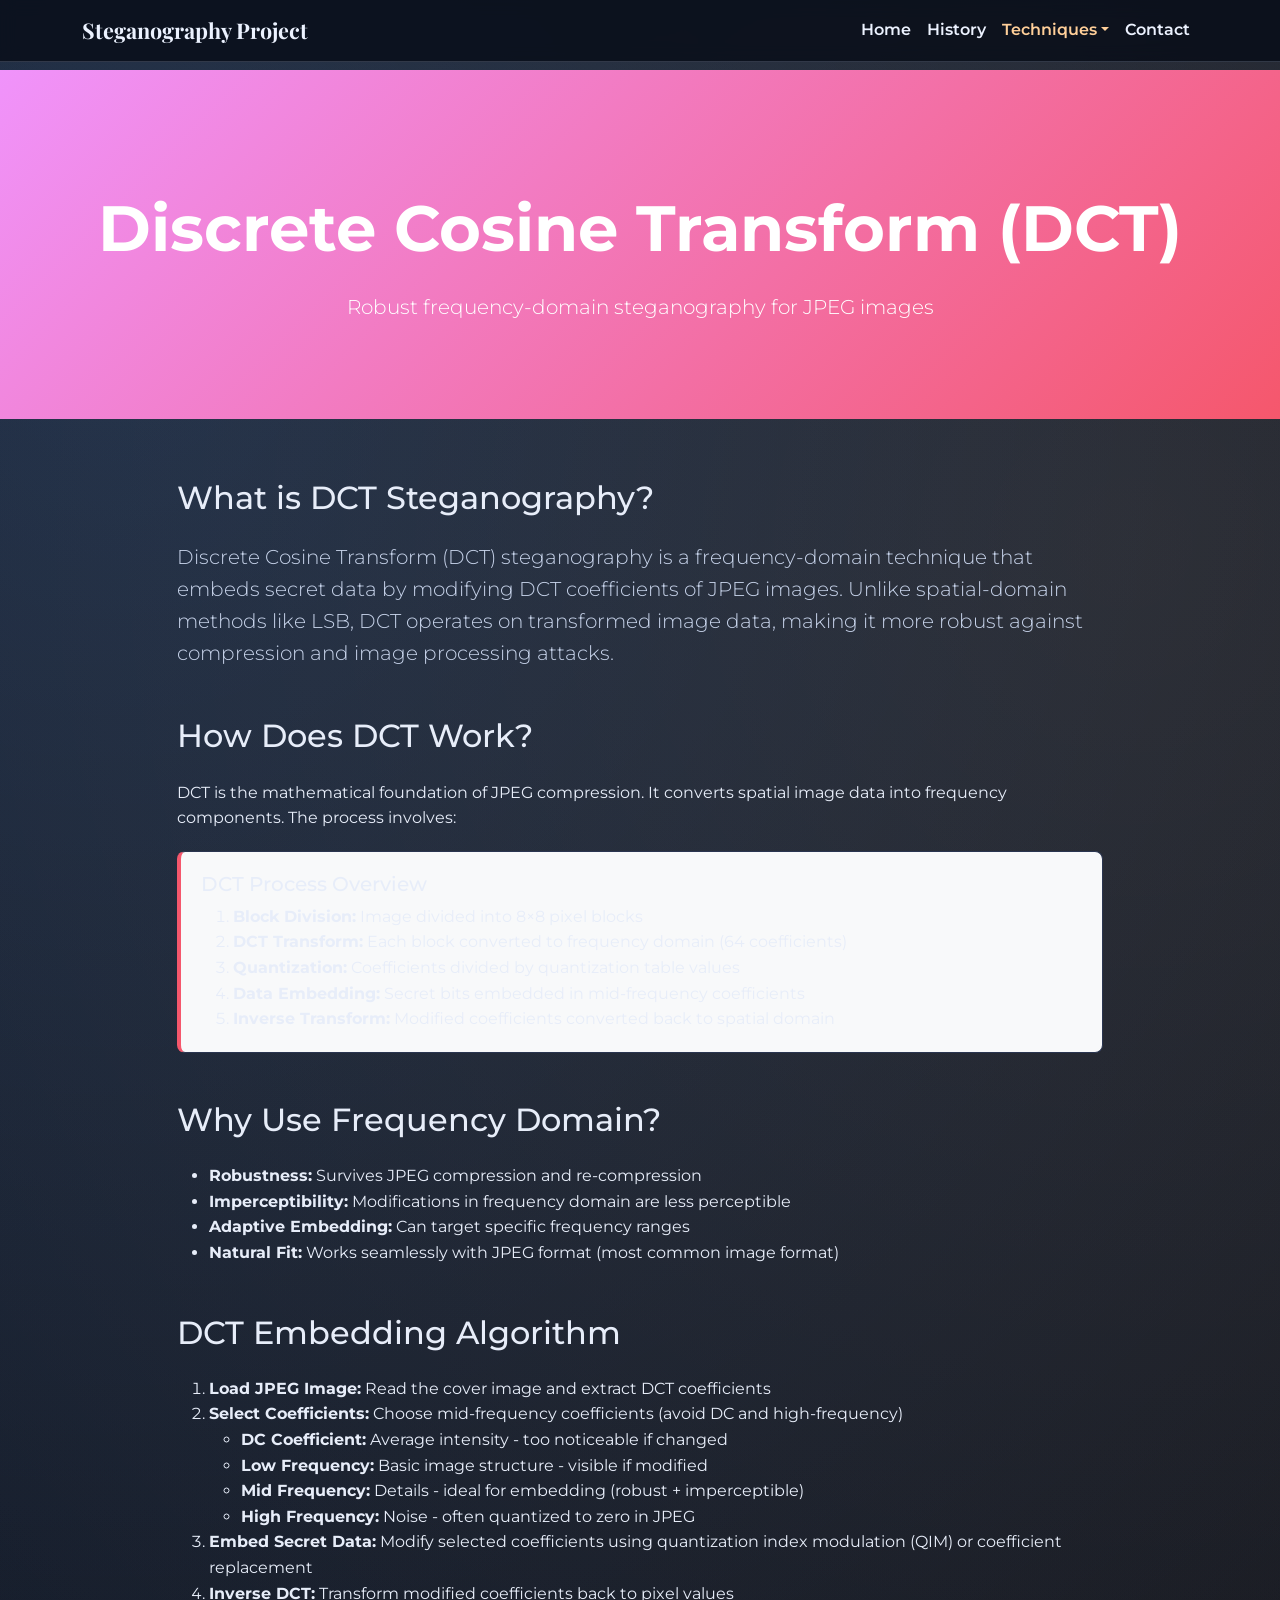
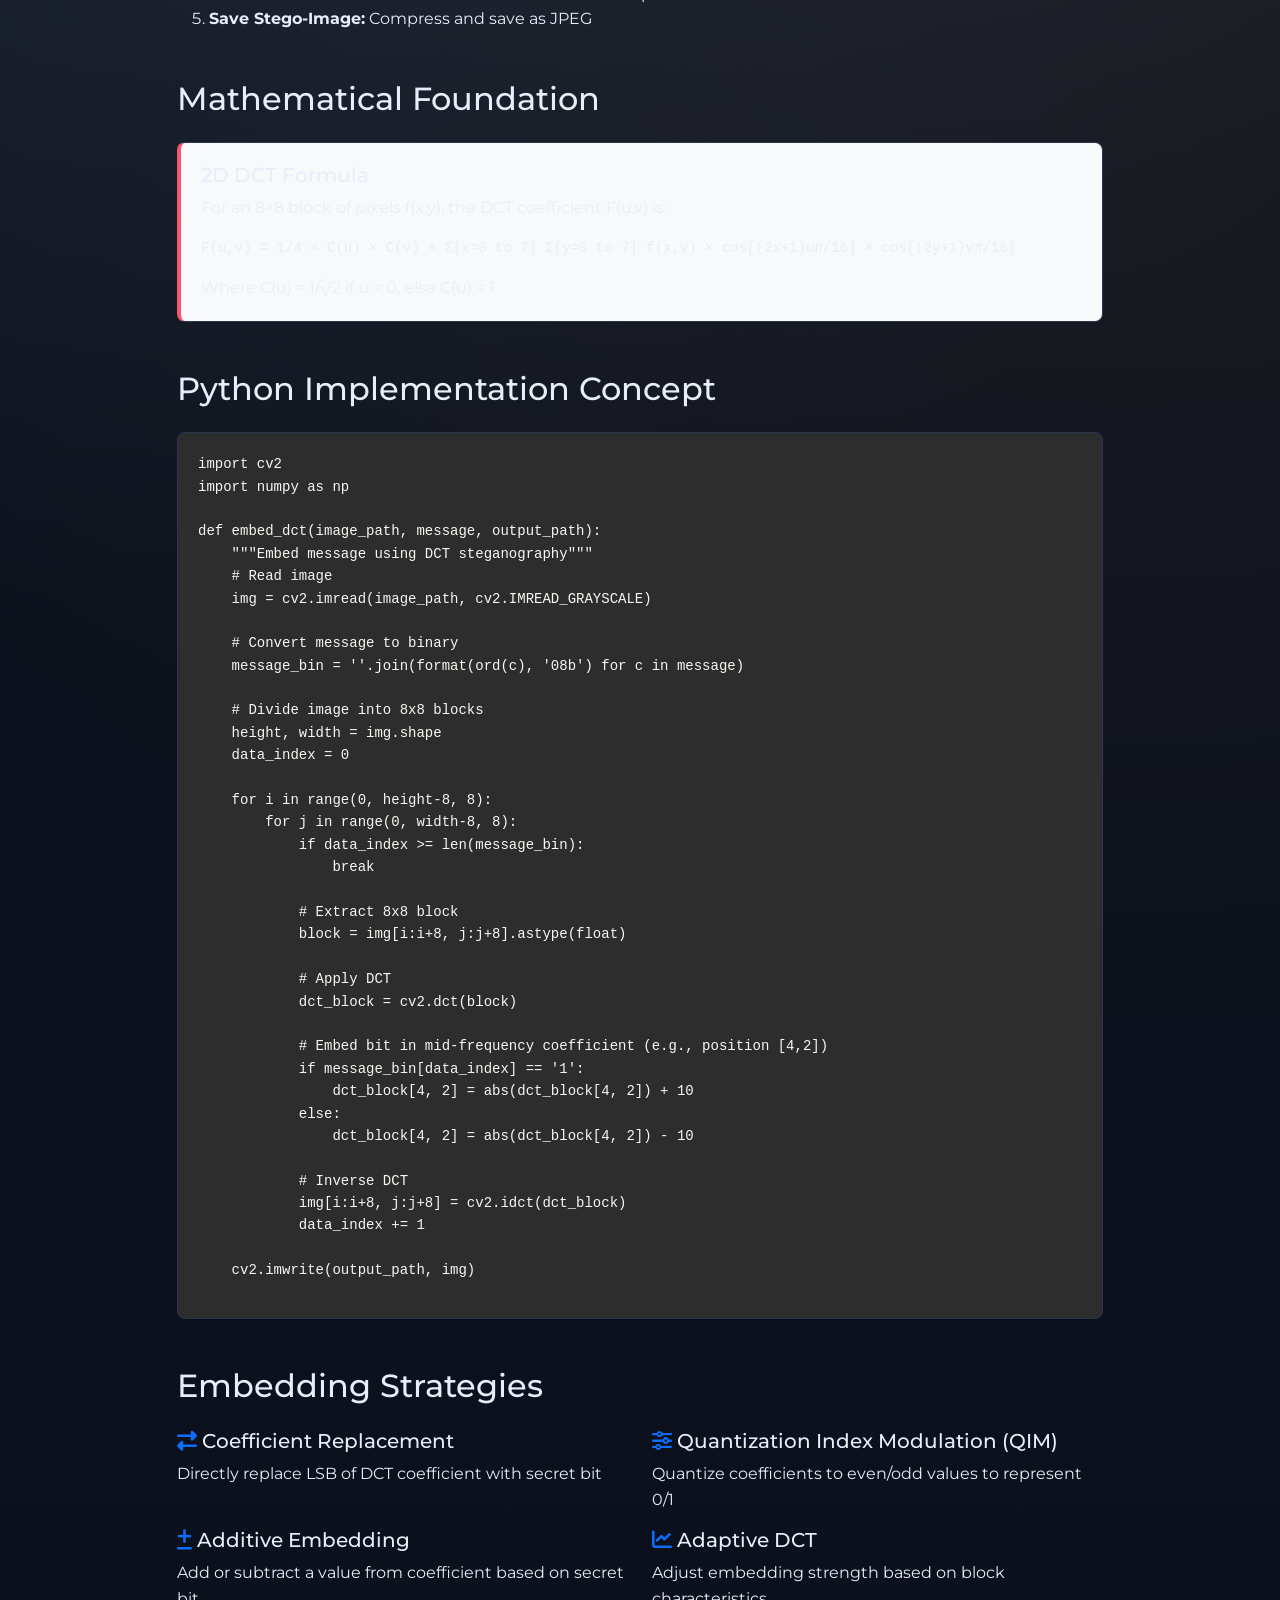
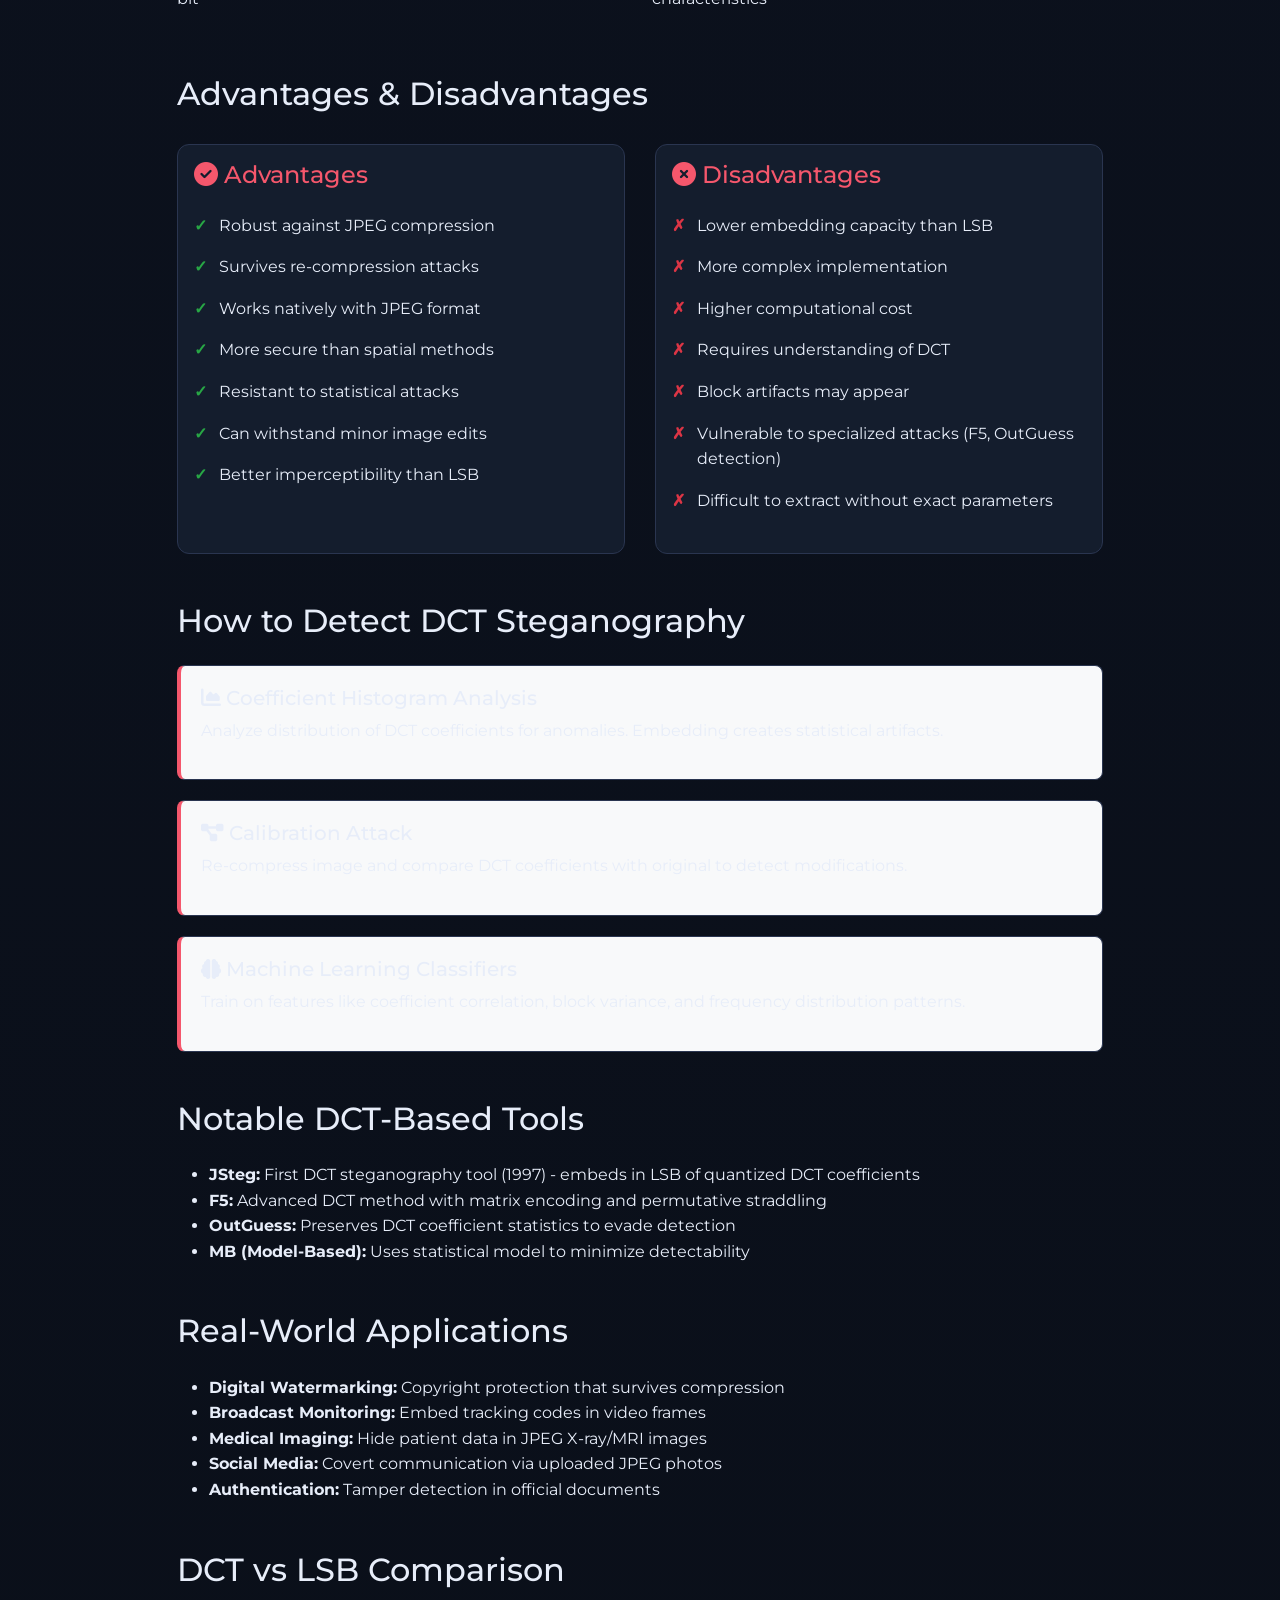
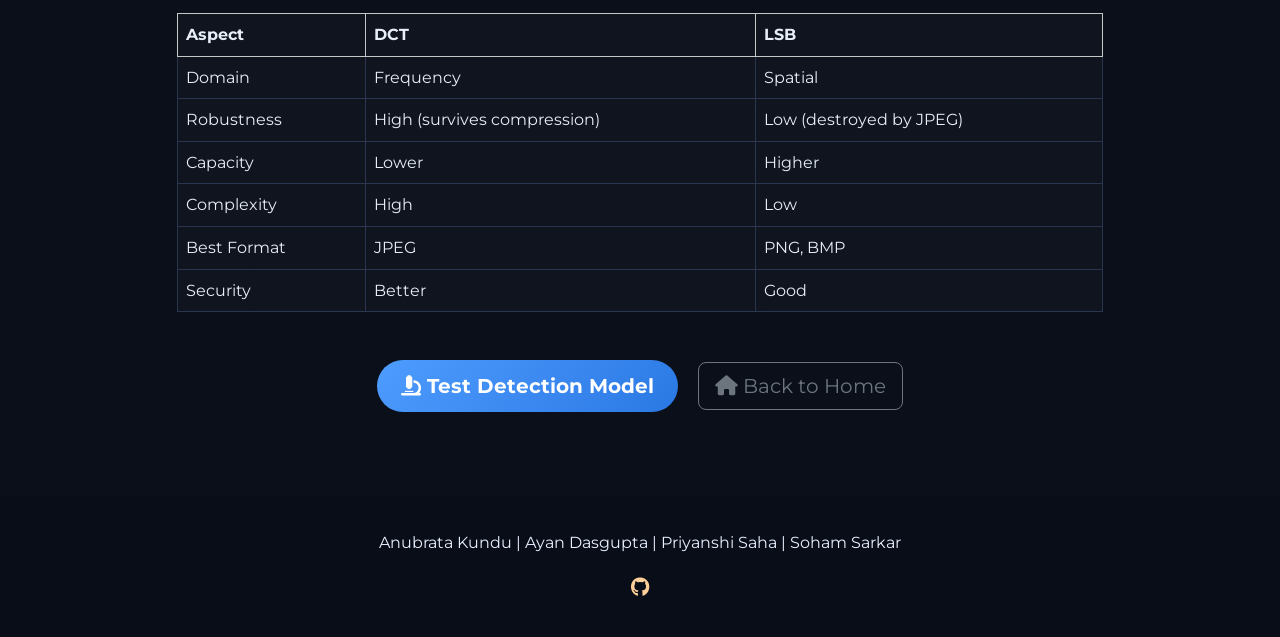
<file: dct.html>
<!DOCTYPE html>
<html lang="en">
<head>
  <meta charset="UTF-8">
  <meta name="viewport" content="width=device-width, initial-scale=1.0">
  <meta name="description" content="Learn about Discrete Cosine Transform (DCT) steganography technique">
  <title>DCT Steganography - Technique Explained</title>
  <link href="https://cdn.jsdelivr.net/npm/bootstrap@5.3.0/dist/css/bootstrap.min.css" rel="stylesheet">
  <link href="https://cdnjs.cloudflare.com/ajax/libs/font-awesome/6.4.0/css/all.min.css" rel="stylesheet">
  <link href="https://fonts.googleapis.com/css2?family=Playfair+Display:wght@700&family=Montserrat:wght@400;600;700&display=swap" rel="stylesheet">
  <link href="styles.css" rel="stylesheet">
  <style>
    .technique-hero {
      background: linear-gradient(135deg, #f093fb 0%, #f5576c 100%);
      color: white;
      padding: 120px 0 80px;
      margin-top: 70px;
    }
    .content-section {
      padding: 60px 0;
    }
    .example-box {
      background: #f8f9fa;
      border-left: 4px solid #f5576c;
      padding: 20px;
      margin: 20px 0;
      border-radius: 8px;
    }
    .code-block {
      background: #2d2d2d;
      color: #f8f8f2;
      padding: 20px;
      border-radius: 8px;
      overflow-x: auto;
      font-family: 'Courier New', monospace;
      margin: 20px 0;
    }
    .pros-cons {
      display: grid;
      grid-template-columns: 1fr 1fr;
      gap: 30px;
      margin: 30px 0;
    }
    .pros-cons h4 {
      color: #f5576c;
      margin-bottom: 15px;
    }
    .pros-cons ul {
      list-style: none;
      padding: 0;
    }
    .pros-cons ul li {
      padding: 8px 0;
      padding-left: 25px;
      position: relative;
    }
    .pros-cons ul li:before {
      position: absolute;
      left: 0;
    }
    .pros ul li:before {
      content: "✓";
      color: #28a745;
      font-weight: bold;
    }
    .cons ul li:before {
      content: "✗";
      color: #dc3545;
      font-weight: bold;
    }
    @media (max-width: 768px) {
      .pros-cons {
        grid-template-columns: 1fr;
      }
    }
  </style>
</head>
<body>
  <!-- Navbar -->
  <nav class="navbar navbar-expand-lg fixed-top">
    <div class="container">
      <a class="navbar-brand" href="index.html">Steganography Project</a>
      <button class="navbar-toggler" type="button" data-bs-toggle="collapse" data-bs-target="#navbarNav" aria-controls="navbarNav" aria-expanded="false" aria-label="Toggle navigation">
        <span class="navbar-toggler-icon"></span>
      </button>
      <div class="collapse navbar-collapse" id="navbarNav">
        <ul class="navbar-nav ms-auto">
          <li class="nav-item">
            <a class="nav-link" href="index.html">Home</a>
          </li>
          <li class="nav-item">
            <a class="nav-link" href="index.html#history">History</a>
          </li>
          <li class="nav-item dropdown">
            <a class="nav-link dropdown-toggle active" href="#" id="techniquesDropdown" role="button" data-bs-toggle="dropdown" aria-expanded="false">Techniques</a>
            <ul class="dropdown-menu" aria-labelledby="techniquesDropdown">
              <li><a class="dropdown-item" href="lsb.html">LSB Method</a></li>
              <li><a class="dropdown-item active" href="dct.html">DCT Method</a></li>
              <li><a class="dropdown-item" href="pvd.html">Pixel Value Differencing</a></li>
            </ul>
          </li>
          <li class="nav-item">
            <a class="nav-link" href="index.html#contact">Contact</a>
          </li>
        </ul>
      </div>
    </div>
  </nav>

  <!-- Hero Section -->
  <section class="technique-hero">
    <div class="container text-center">
      <h1 class="display-3 fw-bold mb-4">Discrete Cosine Transform (DCT)</h1>
      <p class="lead">Robust frequency-domain steganography for JPEG images</p>
    </div>
  </section>

  <!-- Content Section -->
  <section class="content-section">
    <div class="container">
      <div class="row">
        <div class="col-lg-10 mx-auto">
          
          <!-- Introduction -->
          <h2 class="mb-4">What is DCT Steganography?</h2>
          <p class="lead">
            Discrete Cosine Transform (DCT) steganography is a frequency-domain technique that embeds secret data by modifying DCT coefficients of JPEG images. Unlike spatial-domain methods like LSB, DCT operates on transformed image data, making it more robust against compression and image processing attacks.
          </p>

          <!-- How it Works -->
          <h2 class="mt-5 mb-4">How Does DCT Work?</h2>
          <p>
            DCT is the mathematical foundation of JPEG compression. It converts spatial image data into frequency components. The process involves:
          </p>

          <div class="example-box">
            <h5>DCT Process Overview</h5>
            <ol class="mb-0">
              <li><strong>Block Division:</strong> Image divided into 8×8 pixel blocks</li>
              <li><strong>DCT Transform:</strong> Each block converted to frequency domain (64 coefficients)</li>
              <li><strong>Quantization:</strong> Coefficients divided by quantization table values</li>
              <li><strong>Data Embedding:</strong> Secret bits embedded in mid-frequency coefficients</li>
              <li><strong>Inverse Transform:</strong> Modified coefficients converted back to spatial domain</li>
            </ol>
          </div>

          <!-- Why Frequency Domain? -->
          <h2 class="mt-5 mb-4">Why Use Frequency Domain?</h2>
          <ul>
            <li><strong>Robustness:</strong> Survives JPEG compression and re-compression</li>
            <li><strong>Imperceptibility:</strong> Modifications in frequency domain are less perceptible</li>
            <li><strong>Adaptive Embedding:</strong> Can target specific frequency ranges</li>
            <li><strong>Natural Fit:</strong> Works seamlessly with JPEG format (most common image format)</li>
          </ul>

          <!-- Algorithm -->
          <h2 class="mt-5 mb-4">DCT Embedding Algorithm</h2>
          <ol>
            <li><strong>Load JPEG Image:</strong> Read the cover image and extract DCT coefficients</li>
            <li><strong>Select Coefficients:</strong> Choose mid-frequency coefficients (avoid DC and high-frequency)
              <ul>
                <li><strong>DC Coefficient:</strong> Average intensity - too noticeable if changed</li>
                <li><strong>Low Frequency:</strong> Basic image structure - visible if modified</li>
                <li><strong>Mid Frequency:</strong> Details - ideal for embedding (robust + imperceptible)</li>
                <li><strong>High Frequency:</strong> Noise - often quantized to zero in JPEG</li>
              </ul>
            </li>
            <li><strong>Embed Secret Data:</strong> Modify selected coefficients using quantization index modulation (QIM) or coefficient replacement</li>
            <li><strong>Inverse DCT:</strong> Transform modified coefficients back to pixel values</li>
            <li><strong>Save Stego-Image:</strong> Compress and save as JPEG</li>
          </ol>

          <!-- Mathematical Foundation -->
          <h2 class="mt-5 mb-4">Mathematical Foundation</h2>
          <div class="example-box">
            <h5>2D DCT Formula</h5>
            <p>For an 8×8 block of pixels f(x,y), the DCT coefficient F(u,v) is:</p>
            <p style="font-family: monospace; font-size: 14px; overflow-x: auto;">
              F(u,v) = 1/4 × C(u) × C(v) × Σ[x=0 to 7] Σ[y=0 to 7] f(x,y) × cos[(2x+1)uπ/16] × cos[(2y+1)vπ/16]
            </p>
            <p class="mb-0">
              Where C(u) = 1/√2 if u = 0, else C(u) = 1
            </p>
          </div>

          <!-- Code Example -->
          <h2 class="mt-5 mb-4">Python Implementation Concept</h2>
          <div class="code-block">
<pre>import cv2
import numpy as np

def embed_dct(image_path, message, output_path):
    """Embed message using DCT steganography"""
    # Read image
    img = cv2.imread(image_path, cv2.IMREAD_GRAYSCALE)
    
    # Convert message to binary
    message_bin = ''.join(format(ord(c), '08b') for c in message)
    
    # Divide image into 8x8 blocks
    height, width = img.shape
    data_index = 0
    
    for i in range(0, height-8, 8):
        for j in range(0, width-8, 8):
            if data_index >= len(message_bin):
                break
            
            # Extract 8x8 block
            block = img[i:i+8, j:j+8].astype(float)
            
            # Apply DCT
            dct_block = cv2.dct(block)
            
            # Embed bit in mid-frequency coefficient (e.g., position [4,2])
            if message_bin[data_index] == '1':
                dct_block[4, 2] = abs(dct_block[4, 2]) + 10
            else:
                dct_block[4, 2] = abs(dct_block[4, 2]) - 10
            
            # Inverse DCT
            img[i:i+8, j:j+8] = cv2.idct(dct_block)
            data_index += 1
    
    cv2.imwrite(output_path, img)</pre>
          </div>

          <!-- Embedding Strategies -->
          <h2 class="mt-5 mb-4">Embedding Strategies</h2>
          <div class="row">
            <div class="col-md-6">
              <h5><i class="fas fa-exchange-alt text-primary"></i> Coefficient Replacement</h5>
              <p>Directly replace LSB of DCT coefficient with secret bit</p>
            </div>
            <div class="col-md-6">
              <h5><i class="fas fa-sliders-h text-primary"></i> Quantization Index Modulation (QIM)</h5>
              <p>Quantize coefficients to even/odd values to represent 0/1</p>
            </div>
            <div class="col-md-6">
              <h5><i class="fas fa-plus-minus text-primary"></i> Additive Embedding</h5>
              <p>Add or subtract a value from coefficient based on secret bit</p>
            </div>
            <div class="col-md-6">
              <h5><i class="fas fa-chart-line text-primary"></i> Adaptive DCT</h5>
              <p>Adjust embedding strength based on block characteristics</p>
            </div>
          </div>

          <!-- Pros and Cons -->
          <h2 class="mt-5 mb-4">Advantages & Disadvantages</h2>
          <div class="pros-cons">
            <div class="pros">
              <h4><i class="fas fa-check-circle"></i> Advantages</h4>
              <ul>
                <li>Robust against JPEG compression</li>
                <li>Survives re-compression attacks</li>
                <li>Works natively with JPEG format</li>
                <li>More secure than spatial methods</li>
                <li>Resistant to statistical attacks</li>
                <li>Can withstand minor image edits</li>
                <li>Better imperceptibility than LSB</li>
              </ul>
            </div>
            <div class="cons">
              <h4><i class="fas fa-times-circle"></i> Disadvantages</h4>
              <ul>
                <li>Lower embedding capacity than LSB</li>
                <li>More complex implementation</li>
                <li>Higher computational cost</li>
                <li>Requires understanding of DCT</li>
                <li>Block artifacts may appear</li>
                <li>Vulnerable to specialized attacks (F5, OutGuess detection)</li>
                <li>Difficult to extract without exact parameters</li>
              </ul>
            </div>
          </div>

          <!-- Detection Methods -->
          <h2 class="mt-5 mb-4">How to Detect DCT Steganography</h2>
          <div class="example-box">
            <h5><i class="fas fa-chart-area"></i> Coefficient Histogram Analysis</h5>
            <p>Analyze distribution of DCT coefficients for anomalies. Embedding creates statistical artifacts.</p>
          </div>
          <div class="example-box">
            <h5><i class="fas fa-project-diagram"></i> Calibration Attack</h5>
            <p>Re-compress image and compare DCT coefficients with original to detect modifications.</p>
          </div>
          <div class="example-box">
            <h5><i class="fas fa-brain"></i> Machine Learning Classifiers</h5>
            <p>Train on features like coefficient correlation, block variance, and frequency distribution patterns.</p>
          </div>

          <!-- Famous Implementations -->
          <h2 class="mt-5 mb-4">Notable DCT-Based Tools</h2>
          <ul>
            <li><strong>JSteg:</strong> First DCT steganography tool (1997) - embeds in LSB of quantized DCT coefficients</li>
            <li><strong>F5:</strong> Advanced DCT method with matrix encoding and permutative straddling</li>
            <li><strong>OutGuess:</strong> Preserves DCT coefficient statistics to evade detection</li>
            <li><strong>MB (Model-Based):</strong> Uses statistical model to minimize detectability</li>
          </ul>

          <!-- Applications -->
          <h2 class="mt-5 mb-4">Real-World Applications</h2>
          <ul>
            <li><strong>Digital Watermarking:</strong> Copyright protection that survives compression</li>
            <li><strong>Broadcast Monitoring:</strong> Embed tracking codes in video frames</li>
            <li><strong>Medical Imaging:</strong> Hide patient data in JPEG X-ray/MRI images</li>
            <li><strong>Social Media:</strong> Covert communication via uploaded JPEG photos</li>
            <li><strong>Authentication:</strong> Tamper detection in official documents</li>
          </ul>

          <!-- Comparison with LSB -->
          <h2 class="mt-5 mb-4">DCT vs LSB Comparison</h2>
          <table class="table table-bordered">
            <thead class="table-light">
              <tr>
                <th>Aspect</th>
                <th>DCT</th>
                <th>LSB</th>
              </tr>
            </thead>
            <tbody>
              <tr>
                <td>Domain</td>
                <td>Frequency</td>
                <td>Spatial</td>
              </tr>
              <tr>
                <td>Robustness</td>
                <td>High (survives compression)</td>
                <td>Low (destroyed by JPEG)</td>
              </tr>
              <tr>
                <td>Capacity</td>
                <td>Lower</td>
                <td>Higher</td>
              </tr>
              <tr>
                <td>Complexity</td>
                <td>High</td>
                <td>Low</td>
              </tr>
              <tr>
                <td>Best Format</td>
                <td>JPEG</td>
                <td>PNG, BMP</td>
              </tr>
              <tr>
                <td>Security</td>
                <td>Better</td>
                <td>Good</td>
              </tr>
            </tbody>
          </table>

          <!-- Call to Action -->
          <div class="text-center mt-5 mb-4">
            <a href="http://localhost:5000" class="btn btn-primary btn-lg" target="_blank">
              <i class="fas fa-microscope"></i> Test Detection Model
            </a>
            <a href="index.html" class="btn btn-outline-secondary btn-lg ms-3">
              <i class="fas fa-home"></i> Back to Home
            </a>
          </div>

        </div>
      </div>
    </div>
  </section>

  <!-- Footer -->
  <footer>
    <div class="container">
      <div class="row">
        <div class="col-12 text-center">
          <p>Anubrata Kundu | Ayan Dasgupta | Priyanshi Saha | Soham Sarkar</p>
          <div class="mt-3">
            <a href="https://github.com/AD9190/Steganography"><i class="fab fa-github mx-2"></i></a>
          </div>
        </div>
      </div>
    </div>
  </footer>

  <script src="https://cdn.jsdelivr.net/npm/bootstrap@5.3.0/dist/js/bootstrap.bundle.min.js"></script>
</body>
</html>
</file>
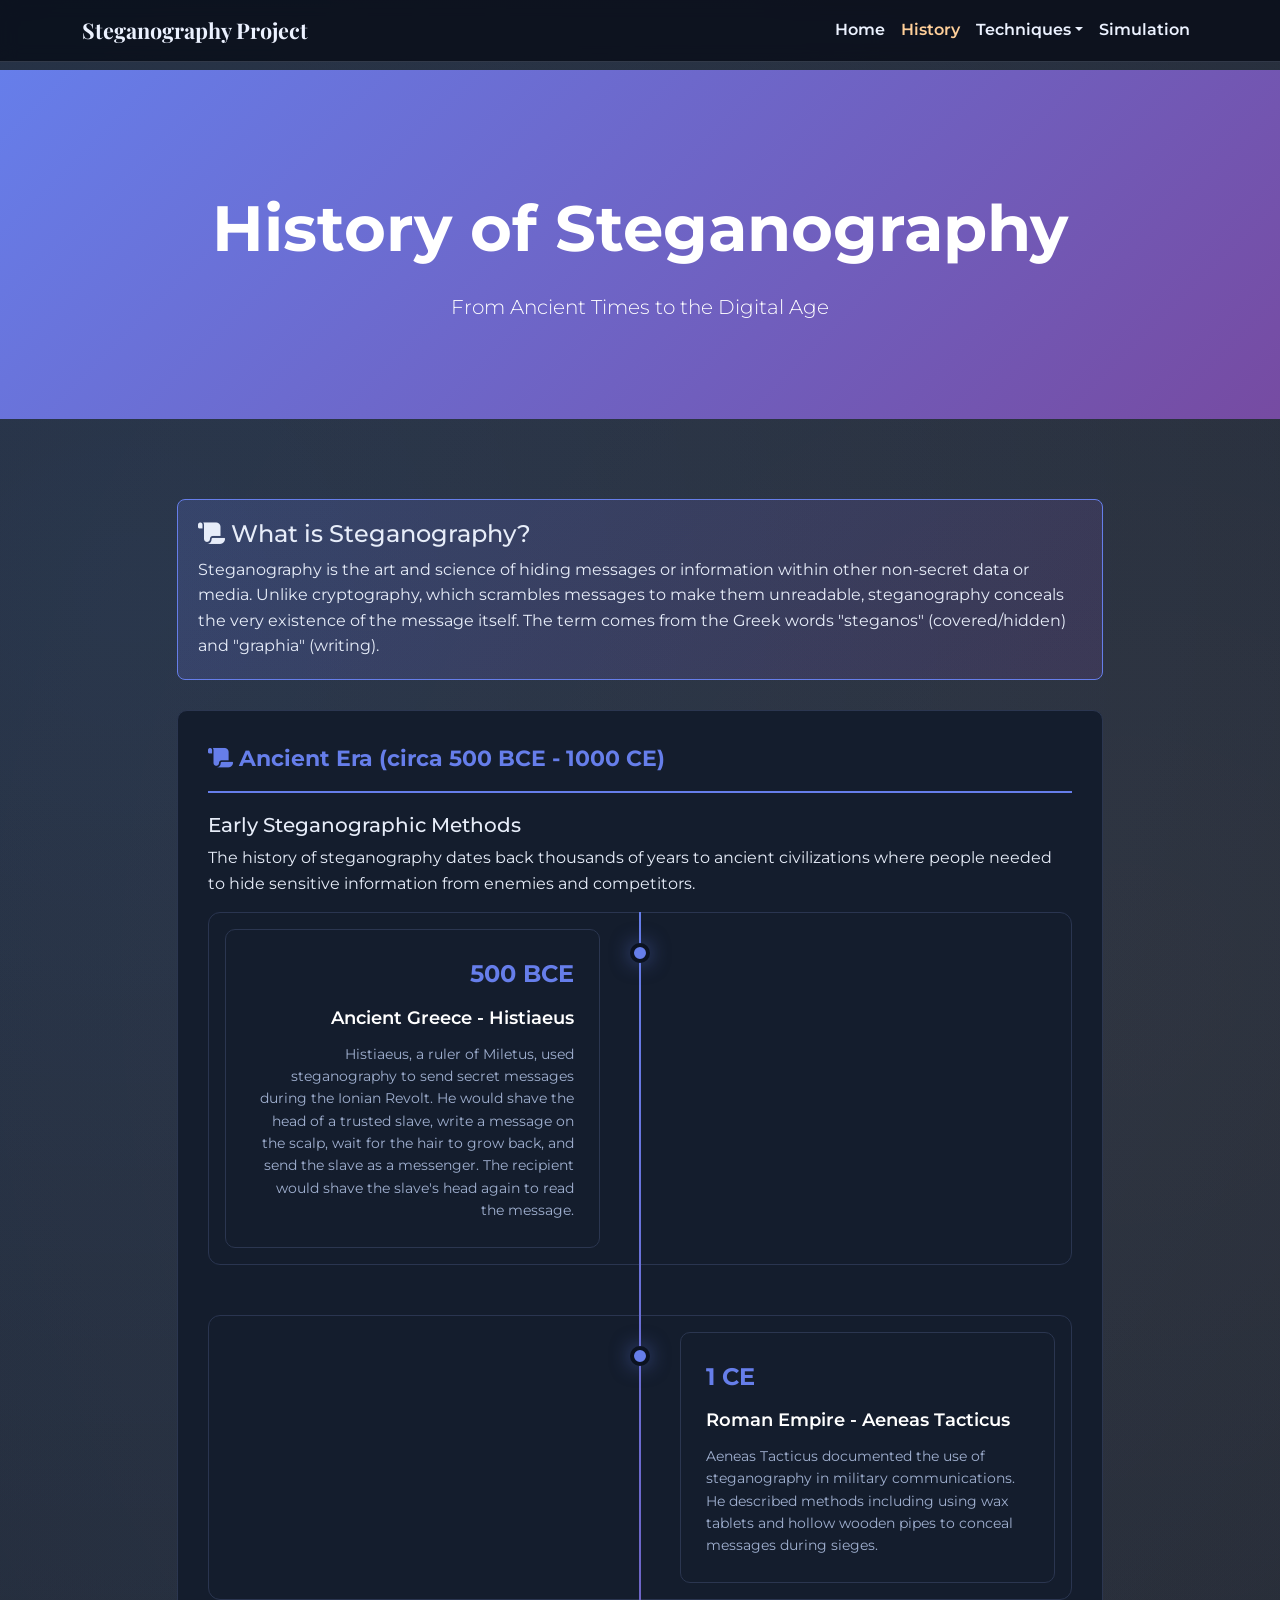
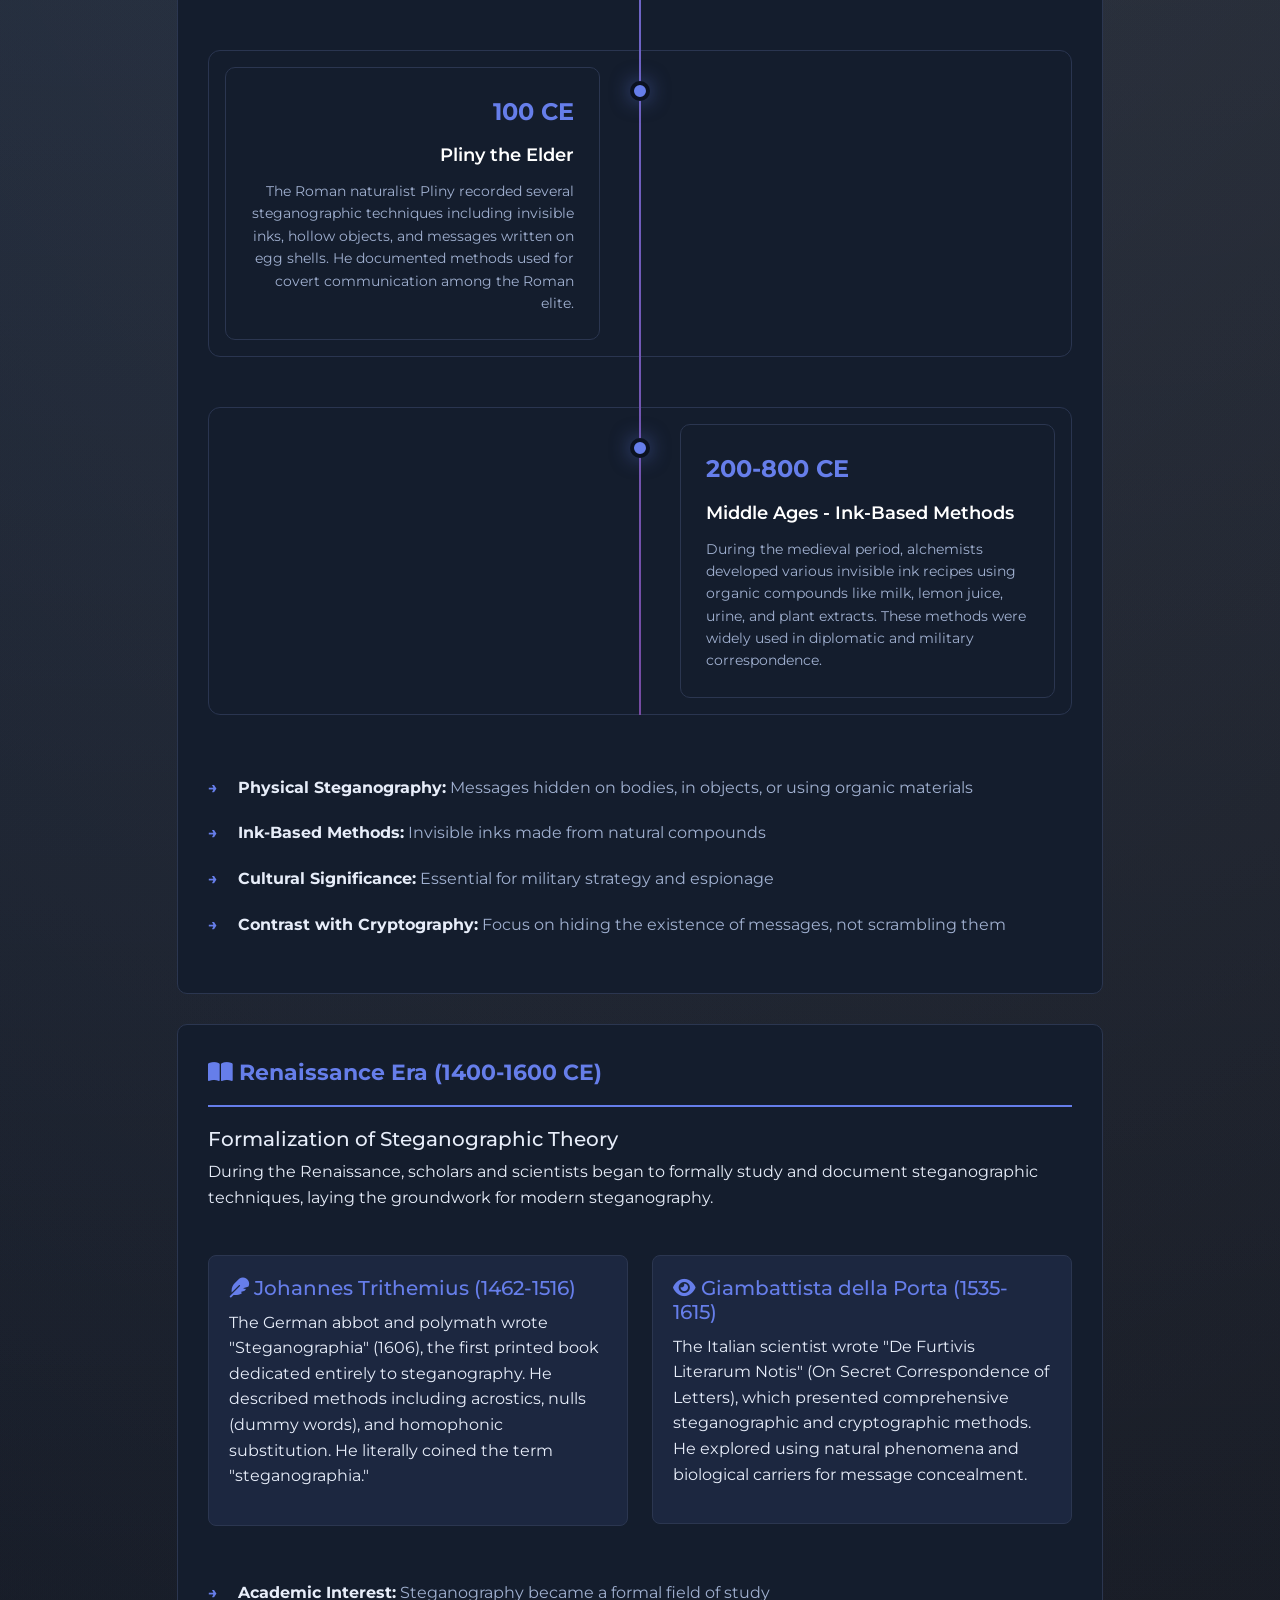
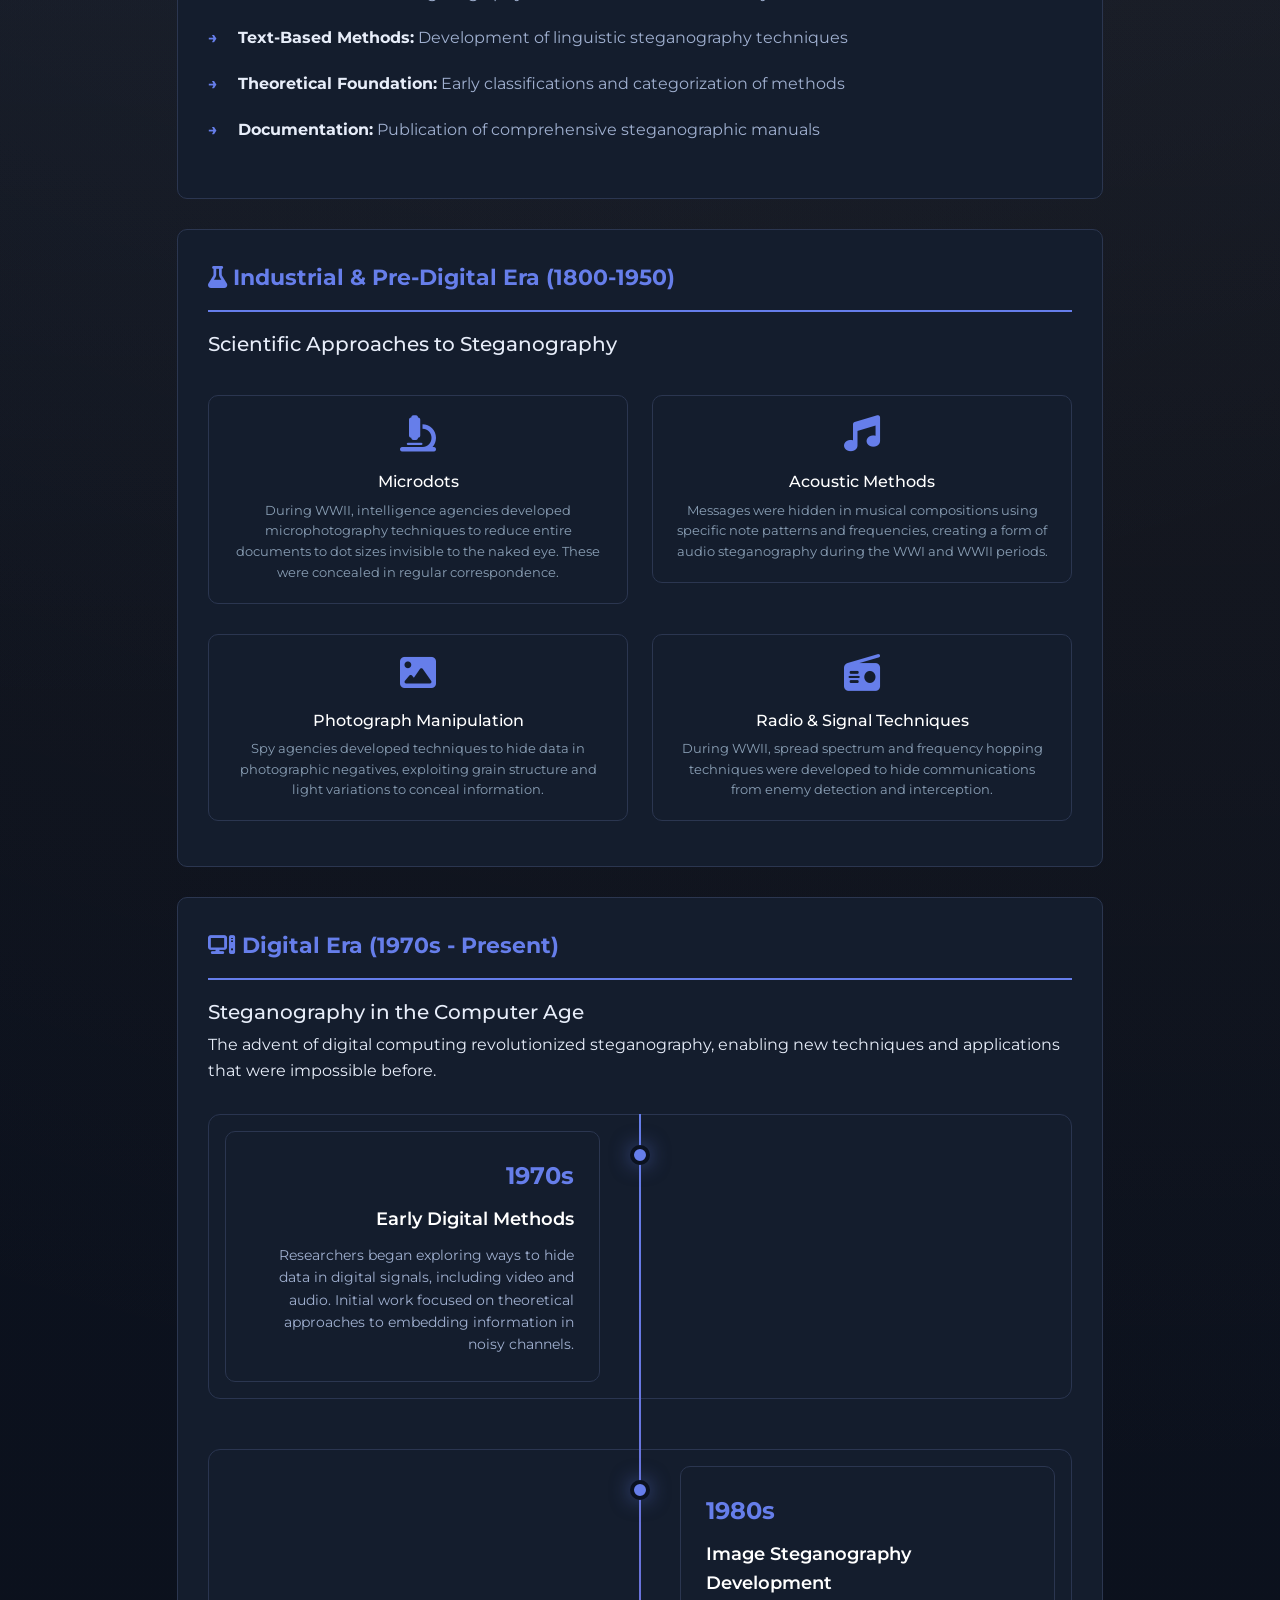
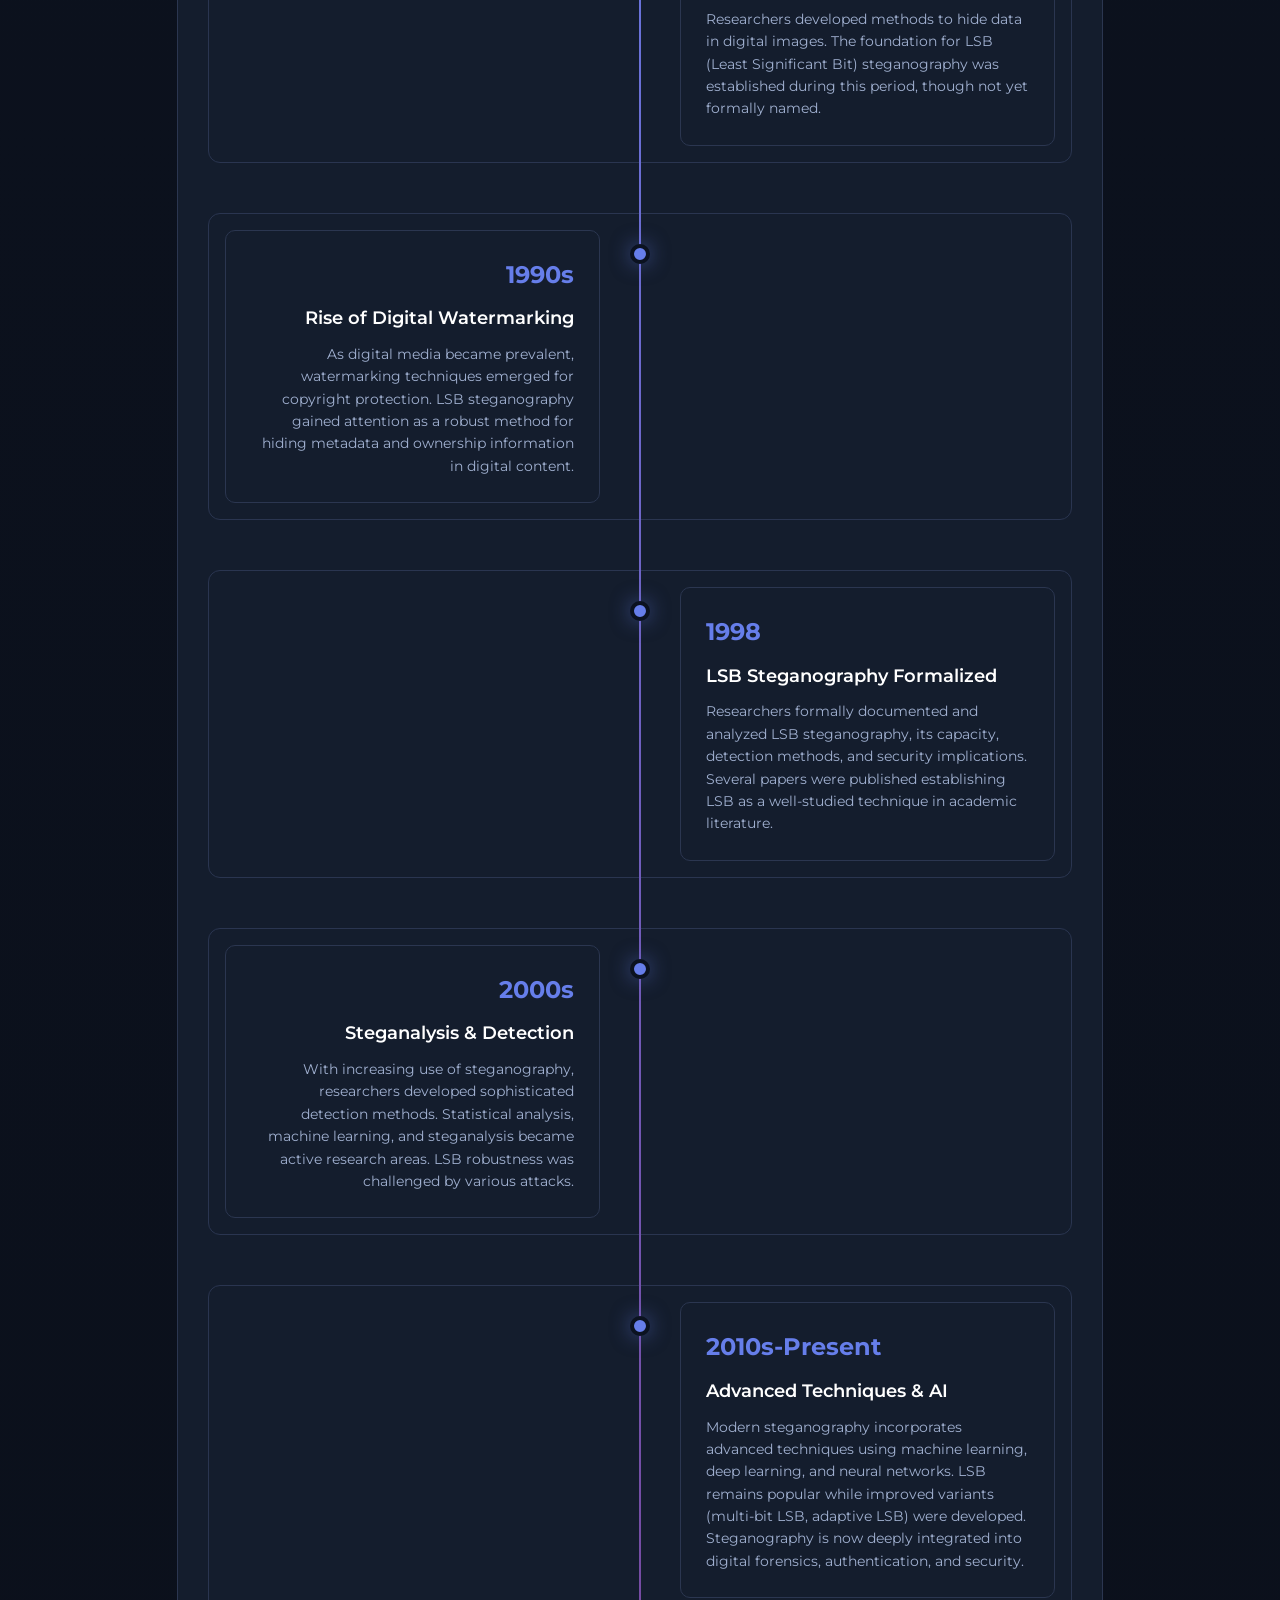
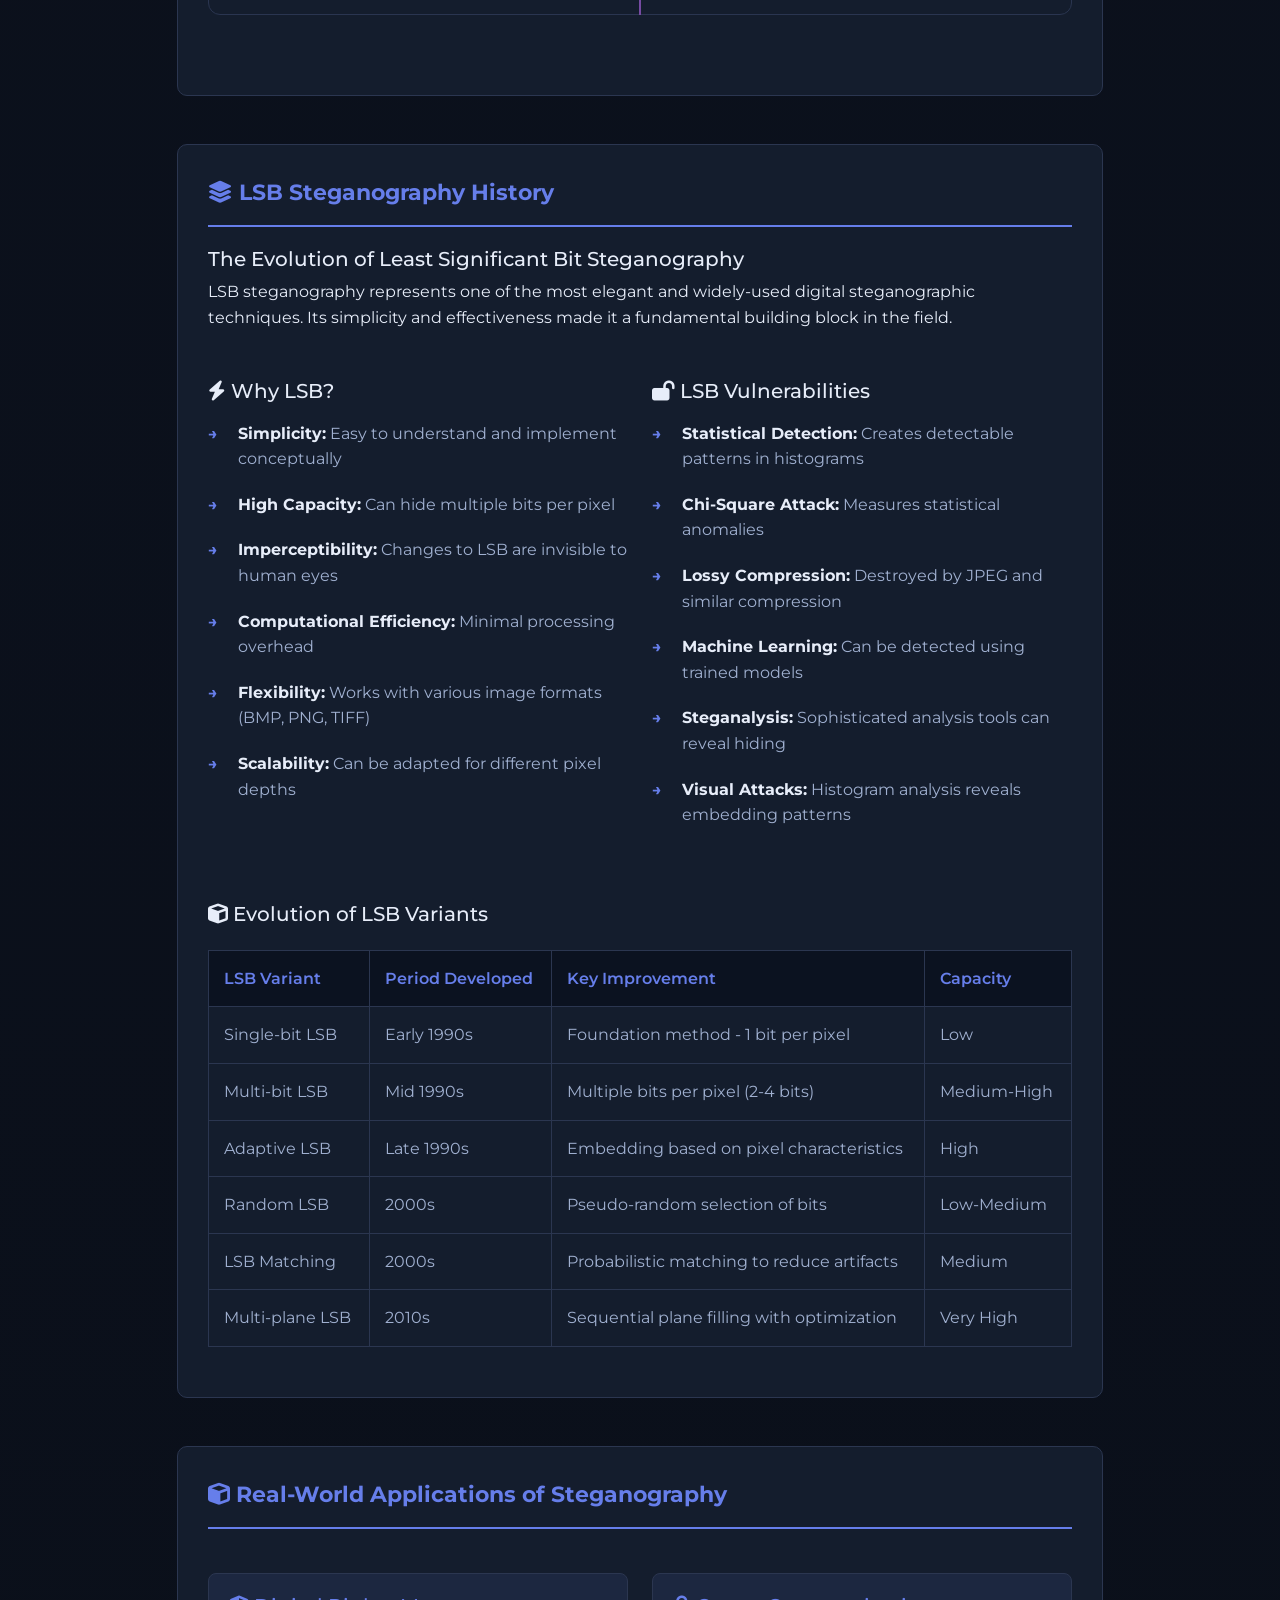
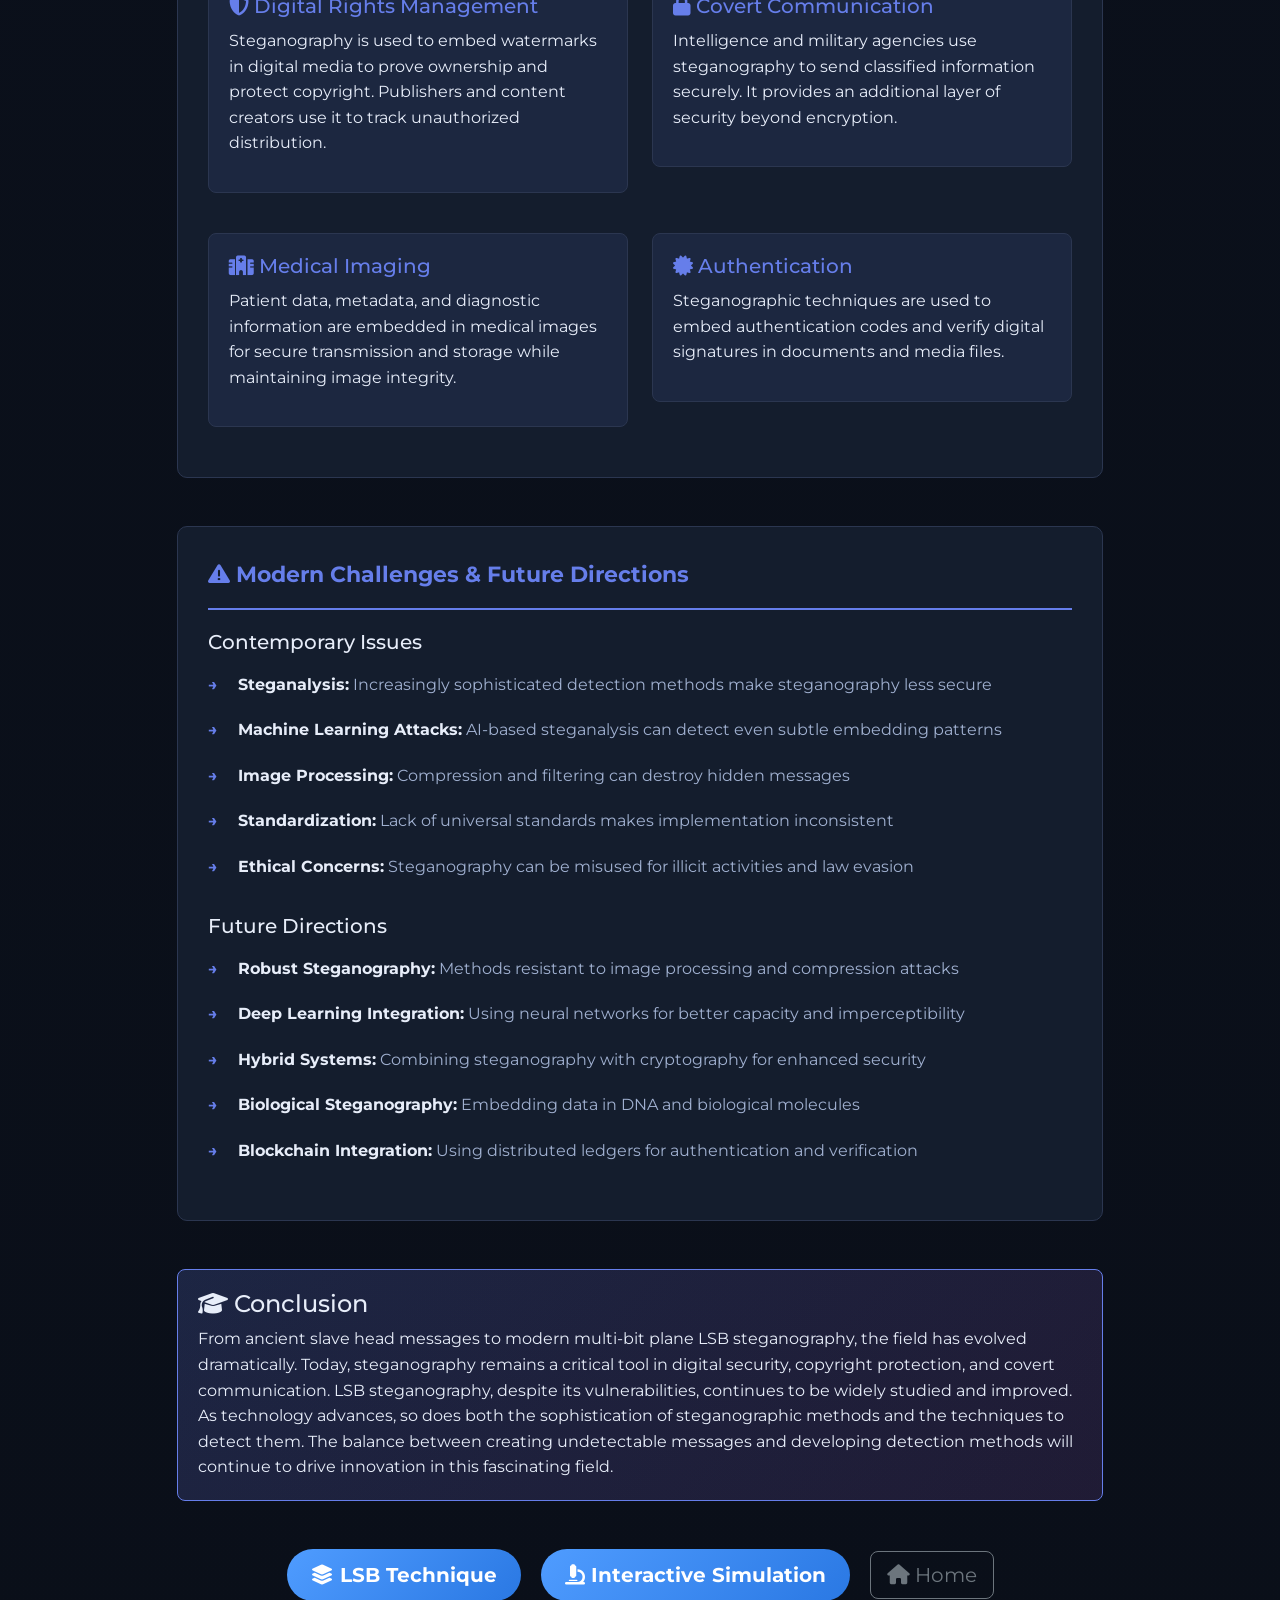
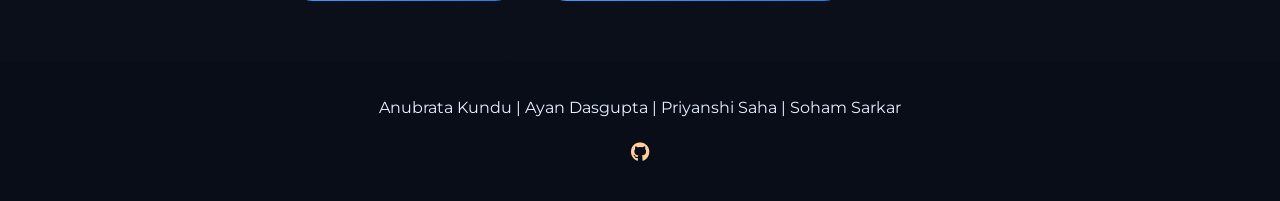
<file: history.html>
<!DOCTYPE html>
<html lang="en">
<head>
  <meta charset="UTF-8">
  <meta name="viewport" content="width=device-width, initial-scale=1.0">
  <meta name="description" content="History of Steganography and LSB Steganography">
  <title>History of Steganography - From Ancient Times to Modern Era</title>
  <link href="https://cdn.jsdelivr.net/npm/bootstrap@5.3.0/dist/css/bootstrap.min.css" rel="stylesheet">
  <link href="https://cdnjs.cloudflare.com/ajax/libs/font-awesome/6.4.0/css/all.min.css" rel="stylesheet">
  <link href="https://fonts.googleapis.com/css2?family=Playfair+Display:wght@700&family=Montserrat:wght@400;600;700&display=swap" rel="stylesheet">
  <link href="styles.css" rel="stylesheet">
  <style>
    .history-hero {
      background: linear-gradient(135deg, #667eea 0%, #764ba2 100%);
      color: white;
      padding: 120px 0 80px;
      margin-top: 70px;
    }

    .content-section {
      padding: 60px 0;
      color: #dde6f8;
    }

    .timeline {
      position: relative;
      padding: 20px 0;
      max-width: 100%;
    }

    .history-page .timeline {
      border-left: none;
      margin: 0;
      max-width: none;
      padding-left: 0;
    }

    .timeline::before {
      content: '';
      position: absolute;
      left: 50%;
      transform: translateX(-50%);
      width: 2px;
      top: 0;
      bottom: 0;
      background: linear-gradient(to bottom, #667eea, #764ba2);
      z-index: 1;
    }

    .timeline-item {
      margin-bottom: 50px;
      position: relative;
      min-height: 80px;
      width: 100%;
    }

    .history-page .timeline-item {
      opacity: 1;
      transform: none;
      box-shadow: none;
    }

    .timeline-item:nth-child(odd) .timeline-content {
      margin-left: 0;
      margin-right: auto;
      width: calc(50% - 40px);
      text-align: right;
    }

    .timeline-item:nth-child(even) .timeline-content {
      margin-left: auto;
      margin-right: 0;
      width: calc(50% - 40px);
      text-align: left;
    }

    .timeline-dot {
      position: absolute;
      left: 50%;
      top: 30px;
      transform: translateX(-50%);
      width: 20px;
      height: 20px;
      background: #667eea;
      border: 4px solid #0b1220;
      border-radius: 50%;
      z-index: 10;
      box-shadow: 0 0 20px rgba(102, 126, 234, 0.5);
    }

    .timeline-content {
      background: #141d2d;
      border: 1px solid #2b3650;
      border-radius: 10px;
      padding: 25px;
      transition: all 0.3s ease;
      position: relative;
      z-index: 5;
      display: block;
    }

    .timeline-content:hover {
      border-color: #667eea;
      box-shadow: 0 0 20px rgba(102, 126, 234, 0.3);
    }

    .timeline-year {
      font-size: 24px;
      font-weight: bold;
      color: #667eea;
      margin-bottom: 10px;
    }

    .timeline-title {
      font-size: 18px;
      font-weight: 600;
      margin-bottom: 10px;
      color: white;
    }

    .timeline-description {
      color: #a0b0d0;
      font-size: 14px;
      line-height: 1.6;
    }

    .milestone-card {
      background: rgba(102, 126, 234, 0.1);
      border-left: 4px solid #667eea;
      border: 1px solid #2b3650;
      padding: 20px;
      margin: 20px 0;
      border-radius: 8px;
    }

    .milestone-card h5 {
      color: #667eea;
      margin-bottom: 10px;
    }

    .era-section {
      background: #141d2d;
      border: 1px solid #2b3650;
      border-radius: 10px;
      padding: 30px;
      margin: 30px 0;
    }

    .era-title {
      color: #667eea;
      font-size: 22px;
      font-weight: 700;
      margin-bottom: 20px;
      border-bottom: 2px solid #667eea;
      padding-bottom: 15px;
    }

    .key-points {
      list-style: none;
      padding: 0;
    }

    .key-points li {
      padding: 10px 0;
      padding-left: 30px;
      position: relative;
      color: #a0b0d0;
    }

    .key-points li:before {
      content: "→";
      position: absolute;
      left: 0;
      color: #667eea;
      font-weight: bold;
    }

    .comparison-table {
      width: 100%;
      border-collapse: collapse;
      margin: 20px 0;
    }

    .comparison-table th,
    .comparison-table td {
      padding: 15px;
      text-align: left;
      border: 1px solid #2b3650;
    }

    .comparison-table th {
      background: #0b1220;
      color: #667eea;
      font-weight: 600;
    }

    .comparison-table td {
      background: #141d2d;
      color: #a0b0d0;
    }

    .comparison-table tr:hover td {
      background: rgba(102, 126, 234, 0.1);
    }

    .icon-box {
      text-align: center;
      padding: 20px;
      background: #141d2d;
      border: 1px solid #2b3650;
      border-radius: 10px;
      margin: 15px 0;
      transition: all 0.3s ease;
    }

    .icon-box:hover {
      border-color: #667eea;
      box-shadow: 0 0 20px rgba(102, 126, 234, 0.2);
    }

    .icon-box i {
      font-size: 36px;
      color: #667eea;
      margin-bottom: 10px;
    }

    .icon-box h5 {
      color: white;
      font-size: 16px;
      margin-top: 10px;
    }

    .icon-box p {
      color: #8a9fb5;
      font-size: 13px;
      margin: 8px 0 0 0;
    }

    .highlight-box {
      background: linear-gradient(135deg, rgba(102, 126, 234, 0.2) 0%, rgba(118, 75, 162, 0.2) 100%);
      border: 1px solid #667eea;
      padding: 20px;
      border-radius: 8px;
      margin: 20px 0;
    }

    @media (max-width: 768px) {
      .timeline::before {
        left: 20px;
      }

      .timeline-item:nth-child(odd) .timeline-content,
      .timeline-item:nth-child(even) .timeline-content {
        width: calc(100% - 60px);
        margin-left: 50px !important;
        margin-right: 0 !important;
        text-align: left !important;
      }

      .timeline-dot {
        left: 20px;
      }
    }
  </style>
</head>
<body class="history-page">
  <!-- Navbar -->
  <nav class="navbar navbar-expand-lg fixed-top">
    <div class="container">
      <a class="navbar-brand" href="index.html">Steganography Project</a>
      <button class="navbar-toggler" type="button" data-bs-toggle="collapse" data-bs-target="#navbarNav" aria-controls="navbarNav" aria-expanded="false" aria-label="Toggle navigation">
        <span class="navbar-toggler-icon"></span>
      </button>
      <div class="collapse navbar-collapse" id="navbarNav">
        <ul class="navbar-nav ms-auto">
          <li class="nav-item">
            <a class="nav-link" href="index.html">Home</a>
          </li>
          <li class="nav-item">
            <a class="nav-link active" href="history.html">History</a>
          </li>
          <li class="nav-item dropdown">
            <a class="nav-link dropdown-toggle" href="#" id="techniquesDropdown" role="button" data-bs-toggle="dropdown" aria-expanded="false">Techniques</a>
            <ul class="dropdown-menu" aria-labelledby="techniquesDropdown">
              <li><a class="dropdown-item" href="lsb.html">LSB Method</a></li>
            </ul>
          </li>
          <li class="nav-item">
            <a class="nav-link" href="simulation.html">Simulation</a>
          </li>
        </ul>
      </div>
    </div>
  </nav>

  <!-- Hero Section -->
  <section class="history-hero">
    <div class="container text-center">
      <h1 class="display-3 fw-bold mb-4">History of Steganography</h1>
      <p class="lead">From Ancient Times to the Digital Age</p>
    </div>
  </section>

  <!-- Content Section -->
  <section class="content-section">
    <div class="container">
      <div class="row">
        <div class="col-lg-10 mx-auto">

          <!-- Introduction -->
          <div class="highlight-box">
            <h4><i class="fas fa-scroll"></i> What is Steganography?</h4>
            <p class="mb-0">Steganography is the art and science of hiding messages or information within other non-secret data or media. Unlike cryptography, which scrambles messages to make them unreadable, steganography conceals the very existence of the message itself. The term comes from the Greek words "steganos" (covered/hidden) and "graphia" (writing).</p>
          </div>

          <!-- Ancient Era -->
          <div class="era-section">
            <div class="era-title"><i class="fas fa-scroll"></i> Ancient Era (circa 500 BCE - 1000 CE)</div>
            
            <h5>Early Steganographic Methods</h5>
            <p>The history of steganography dates back thousands of years to ancient civilizations where people needed to hide sensitive information from enemies and competitors.</p>

            <div class="timeline" style="position: relative; padding: 0;">
              <div class="timeline-item">
                <div class="timeline-dot"></div>
                <div class="timeline-content">
                  <div class="timeline-year">500 BCE</div>
                  <div class="timeline-title">Ancient Greece - Histiaeus</div>
                  <div class="timeline-description">Histiaeus, a ruler of Miletus, used steganography to send secret messages during the Ionian Revolt. He would shave the head of a trusted slave, write a message on the scalp, wait for the hair to grow back, and send the slave as a messenger. The recipient would shave the slave's head again to read the message.</div>
                </div>
              </div>

              <div class="timeline-item">
                <div class="timeline-dot"></div>
                <div class="timeline-content">
                  <div class="timeline-year">1 CE</div>
                  <div class="timeline-title">Roman Empire - Aeneas Tacticus</div>
                  <div class="timeline-description">Aeneas Tacticus documented the use of steganography in military communications. He described methods including using wax tablets and hollow wooden pipes to conceal messages during sieges.</div>
                </div>
              </div>

              <div class="timeline-item">
                <div class="timeline-dot"></div>
                <div class="timeline-content">
                  <div class="timeline-year">100 CE</div>
                  <div class="timeline-title">Pliny the Elder</div>
                  <div class="timeline-description">The Roman naturalist Pliny recorded several steganographic techniques including invisible inks, hollow objects, and messages written on egg shells. He documented methods used for covert communication among the Roman elite.</div>
                </div>
              </div>

              <div class="timeline-item">
                <div class="timeline-dot"></div>
                <div class="timeline-content">
                  <div class="timeline-year">200-800 CE</div>
                  <div class="timeline-title">Middle Ages - Ink-Based Methods</div>
                  <div class="timeline-description">During the medieval period, alchemists developed various invisible ink recipes using organic compounds like milk, lemon juice, urine, and plant extracts. These methods were widely used in diplomatic and military correspondence.</div>
                </div>
              </div>
            </div>

            <ul class="key-points mt-4">
              <li><strong>Physical Steganography:</strong> Messages hidden on bodies, in objects, or using organic materials</li>
              <li><strong>Ink-Based Methods:</strong> Invisible inks made from natural compounds</li>
              <li><strong>Cultural Significance:</strong> Essential for military strategy and espionage</li>
              <li><strong>Contrast with Cryptography:</strong> Focus on hiding the existence of messages, not scrambling them</li>
            </ul>
          </div>

          <!-- Renaissance Era -->
          <div class="era-section">
            <div class="era-title"><i class="fas fa-book-open"></i> Renaissance Era (1400-1600 CE)</div>
            
            <h5>Formalization of Steganographic Theory</h5>
            <p>During the Renaissance, scholars and scientists began to formally study and document steganographic techniques, laying the groundwork for modern steganography.</p>

            <div class="row mt-4">
              <div class="col-md-6">
                <div class="milestone-card">
                  <h5><i class="fas fa-feather"></i> Johannes Trithemius (1462-1516)</h5>
                  <p>The German abbot and polymath wrote "Steganographia" (1606), the first printed book dedicated entirely to steganography. He described methods including acrostics, nulls (dummy words), and homophonic substitution. He literally coined the term "steganographia."</p>
                </div>
              </div>
              <div class="col-md-6">
                <div class="milestone-card">
                  <h5><i class="fas fa-eye"></i> Giambattista della Porta (1535-1615)</h5>
                  <p>The Italian scientist wrote "De Furtivis Literarum Notis" (On Secret Correspondence of Letters), which presented comprehensive steganographic and cryptographic methods. He explored using natural phenomena and biological carriers for message concealment.</p>
                </div>
              </div>
            </div>

            <ul class="key-points mt-4">
              <li><strong>Academic Interest:</strong> Steganography became a formal field of study</li>
              <li><strong>Text-Based Methods:</strong> Development of linguistic steganography techniques</li>
              <li><strong>Theoretical Foundation:</strong> Early classifications and categorization of methods</li>
              <li><strong>Documentation:</strong> Publication of comprehensive steganographic manuals</li>
            </ul>
          </div>

          <!-- Modern Era - Pre-Digital -->
          <div class="era-section">
            <div class="era-title"><i class="fas fa-flask"></i> Industrial & Pre-Digital Era (1800-1950)</div>
            
            <h5>Scientific Approaches to Steganography</h5>

            <div class="row mt-4">
              <div class="col-md-6">
                <div class="icon-box">
                  <i class="fas fa-microscope"></i>
                  <h5>Microdots</h5>
                  <p>During WWII, intelligence agencies developed microphotography techniques to reduce entire documents to dot sizes invisible to the naked eye. These were concealed in regular correspondence.</p>
                </div>
              </div>
              <div class="col-md-6">
                <div class="icon-box">
                  <i class="fas fa-music"></i>
                  <h5>Acoustic Methods</h5>
                  <p>Messages were hidden in musical compositions using specific note patterns and frequencies, creating a form of audio steganography during the WWI and WWII periods.</p>
                </div>
              </div>
            </div>

            <div class="row">
              <div class="col-md-6">
                <div class="icon-box">
                  <i class="fas fa-image"></i>
                  <h5>Photograph Manipulation</h5>
                  <p>Spy agencies developed techniques to hide data in photographic negatives, exploiting grain structure and light variations to conceal information.</p>
                </div>
              </div>
              <div class="col-md-6">
                <div class="icon-box">
                  <i class="fas fa-radio"></i>
                  <h5>Radio & Signal Techniques</h5>
                  <p>During WWII, spread spectrum and frequency hopping techniques were developed to hide communications from enemy detection and interception.</p>
                </div>
              </div>
            </div>
          </div>

          <!-- Digital Era -->
          <div class="era-section">
            <div class="era-title"><i class="fas fa-computer"></i> Digital Era (1970s - Present)</div>
            
            <h5>Steganography in the Computer Age</h5>
            <p>The advent of digital computing revolutionized steganography, enabling new techniques and applications that were impossible before.</p>

            <div class="timeline" style="position: relative; padding: 0; margin-top: 30px;">
              <div class="timeline-item">
                <div class="timeline-dot"></div>
                <div class="timeline-content">
                  <div class="timeline-year">1970s</div>
                  <div class="timeline-title">Early Digital Methods</div>
                  <div class="timeline-description">Researchers began exploring ways to hide data in digital signals, including video and audio. Initial work focused on theoretical approaches to embedding information in noisy channels.</div>
                </div>
              </div>

              <div class="timeline-item">
                <div class="timeline-dot"></div>
                <div class="timeline-content">
                  <div class="timeline-year">1980s</div>
                  <div class="timeline-title">Image Steganography Development</div>
                  <div class="timeline-description">Researchers developed methods to hide data in digital images. The foundation for LSB (Least Significant Bit) steganography was established during this period, though not yet formally named.</div>
                </div>
              </div>

              <div class="timeline-item">
                <div class="timeline-dot"></div>
                <div class="timeline-content">
                  <div class="timeline-year">1990s</div>
                  <div class="timeline-title">Rise of Digital Watermarking</div>
                  <div class="timeline-description">As digital media became prevalent, watermarking techniques emerged for copyright protection. LSB steganography gained attention as a robust method for hiding metadata and ownership information in digital content.</div>
                </div>
              </div>

              <div class="timeline-item">
                <div class="timeline-dot"></div>
                <div class="timeline-content">
                  <div class="timeline-year">1998</div>
                  <div class="timeline-title">LSB Steganography Formalized</div>
                  <div class="timeline-description">Researchers formally documented and analyzed LSB steganography, its capacity, detection methods, and security implications. Several papers were published establishing LSB as a well-studied technique in academic literature.</div>
                </div>
              </div>

              <div class="timeline-item">
                <div class="timeline-dot"></div>
                <div class="timeline-content">
                  <div class="timeline-year">2000s</div>
                  <div class="timeline-title">Steganalysis & Detection</div>
                  <div class="timeline-description">With increasing use of steganography, researchers developed sophisticated detection methods. Statistical analysis, machine learning, and steganalysis became active research areas. LSB robustness was challenged by various attacks.</div>
                </div>
              </div>

              <div class="timeline-item">
                <div class="timeline-dot"></div>
                <div class="timeline-content">
                  <div class="timeline-year">2010s-Present</div>
                  <div class="timeline-title">Advanced Techniques & AI</div>
                  <div class="timeline-description">Modern steganography incorporates advanced techniques using machine learning, deep learning, and neural networks. LSB remains popular while improved variants (multi-bit LSB, adaptive LSB) were developed. Steganography is now deeply integrated into digital forensics, authentication, and security.</div>
                </div>
              </div>
            </div>
          </div>

          <!-- LSB Steganography History -->
          <div class="era-section mt-5">
            <div class="era-title"><i class="fas fa-layer-group"></i> LSB Steganography History</div>
            
            <h5>The Evolution of Least Significant Bit Steganography</h5>
            <p>LSB steganography represents one of the most elegant and widely-used digital steganographic techniques. Its simplicity and effectiveness made it a fundamental building block in the field.</p>

            <div class="row mt-4">
              <div class="col-lg-6">
                <h5 class="mt-4"><i class="fas fa-bolt"></i> Why LSB?</h5>
                <ul class="key-points">
                  <li><strong>Simplicity:</strong> Easy to understand and implement conceptually</li>
                  <li><strong>High Capacity:</strong> Can hide multiple bits per pixel</li>
                  <li><strong>Imperceptibility:</strong> Changes to LSB are invisible to human eyes</li>
                  <li><strong>Computational Efficiency:</strong> Minimal processing overhead</li>
                  <li><strong>Flexibility:</strong> Works with various image formats (BMP, PNG, TIFF)</li>
                  <li><strong>Scalability:</strong> Can be adapted for different pixel depths</li>
                </ul>
              </div>
              <div class="col-lg-6">
                <h5 class="mt-4"><i class="fas fa-lock-open"></i> LSB Vulnerabilities</h5>
                <ul class="key-points">
                  <li><strong>Statistical Detection:</strong> Creates detectable patterns in histograms</li>
                  <li><strong>Chi-Square Attack:</strong> Measures statistical anomalies</li>
                  <li><strong>Lossy Compression:</strong> Destroyed by JPEG and similar compression</li>
                  <li><strong>Machine Learning:</strong> Can be detected using trained models</li>
                  <li><strong>Steganalysis:</strong> Sophisticated analysis tools can reveal hiding</li>
                  <li><strong>Visual Attacks:</strong> Histogram analysis reveals embedding patterns</li>
                </ul>
              </div>
            </div>

            <h5 class="mt-5"><i class="fas fa-cube"></i> Evolution of LSB Variants</h5>
            <table class="comparison-table mt-4">
              <thead>
                <tr>
                  <th>LSB Variant</th>
                  <th>Period Developed</th>
                  <th>Key Improvement</th>
                  <th>Capacity</th>
                </tr>
              </thead>
              <tbody>
                <tr>
                  <td>Single-bit LSB</td>
                  <td>Early 1990s</td>
                  <td>Foundation method - 1 bit per pixel</td>
                  <td>Low</td>
                </tr>
                <tr>
                  <td>Multi-bit LSB</td>
                  <td>Mid 1990s</td>
                  <td>Multiple bits per pixel (2-4 bits)</td>
                  <td>Medium-High</td>
                </tr>
                <tr>
                  <td>Adaptive LSB</td>
                  <td>Late 1990s</td>
                  <td>Embedding based on pixel characteristics</td>
                  <td>High</td>
                </tr>
                <tr>
                  <td>Random LSB</td>
                  <td>2000s</td>
                  <td>Pseudo-random selection of bits</td>
                  <td>Low-Medium</td>
                </tr>
                <tr>
                  <td>LSB Matching</td>
                  <td>2000s</td>
                  <td>Probabilistic matching to reduce artifacts</td>
                  <td>Medium</td>
                </tr>
                <tr>
                  <td>Multi-plane LSB</td>
                  <td>2010s</td>
                  <td>Sequential plane filling with optimization</td>
                  <td>Very High</td>
                </tr>
              </tbody>
            </table>
          </div>

          <!-- Applications Timeline -->
          <div class="era-section mt-5">
            <div class="era-title"><i class="fas fa-cube"></i> Real-World Applications of Steganography</div>
            
            <div class="row mt-4">
              <div class="col-md-6">
                <div class="milestone-card">
                  <h5><i class="fas fa-shield-alt"></i> Digital Rights Management</h5>
                  <p>Steganography is used to embed watermarks in digital media to prove ownership and protect copyright. Publishers and content creators use it to track unauthorized distribution.</p>
                </div>
              </div>
              <div class="col-md-6">
                <div class="milestone-card">
                  <h5><i class="fas fa-lock"></i> Covert Communication</h5>
                  <p>Intelligence and military agencies use steganography to send classified information securely. It provides an additional layer of security beyond encryption.</p>
                </div>
              </div>
              <div class="col-md-6">
                <div class="milestone-card">
                  <h5><i class="fas fa-hospital"></i> Medical Imaging</h5>
                  <p>Patient data, metadata, and diagnostic information are embedded in medical images for secure transmission and storage while maintaining image integrity.</p>
                </div>
              </div>
              <div class="col-md-6">
                <div class="milestone-card">
                  <h5><i class="fas fa-certificate"></i> Authentication</h5>
                  <p>Steganographic techniques are used to embed authentication codes and verify digital signatures in documents and media files.</p>
                </div>
              </div>
            </div>
          </div>

          <!-- Modern Challenges -->
          <div class="era-section mt-5">
            <div class="era-title"><i class="fas fa-exclamation-triangle"></i> Modern Challenges & Future Directions</div>
            
            <h5>Contemporary Issues</h5>
            <ul class="key-points">
              <li><strong>Steganalysis:</strong> Increasingly sophisticated detection methods make steganography less secure</li>
              <li><strong>Machine Learning Attacks:</strong> AI-based steganalysis can detect even subtle embedding patterns</li>
              <li><strong>Image Processing:</strong> Compression and filtering can destroy hidden messages</li>
              <li><strong>Standardization:</strong> Lack of universal standards makes implementation inconsistent</li>
              <li><strong>Ethical Concerns:</strong> Steganography can be misused for illicit activities and law evasion</li>
            </ul>

            <h5 class="mt-4">Future Directions</h5>
            <ul class="key-points">
              <li><strong>Robust Steganography:</strong> Methods resistant to image processing and compression attacks</li>
              <li><strong>Deep Learning Integration:</strong> Using neural networks for better capacity and imperceptibility</li>
              <li><strong>Hybrid Systems:</strong> Combining steganography with cryptography for enhanced security</li>
              <li><strong>Biological Steganography:</strong> Embedding data in DNA and biological molecules</li>
              <li><strong>Blockchain Integration:</strong> Using distributed ledgers for authentication and verification</li>
            </ul>
          </div>

          <!-- Conclusion -->
          <div class="highlight-box mt-5">
            <h4><i class="fas fa-graduation-cap"></i> Conclusion</h4>
            <p class="mb-0">From ancient slave head messages to modern multi-bit plane LSB steganography, the field has evolved dramatically. Today, steganography remains a critical tool in digital security, copyright protection, and covert communication. LSB steganography, despite its vulnerabilities, continues to be widely studied and improved. As technology advances, so does both the sophistication of steganographic methods and the techniques to detect them. The balance between creating undetectable messages and developing detection methods will continue to drive innovation in this fascinating field.</p>
          </div>

          <!-- Navigation -->
          <div class="text-center mt-5">
            <a href="lsb.html" class="btn btn-primary btn-lg me-3">
              <i class="fas fa-layer-group"></i> LSB Technique
            </a>
            <a href="simulation.html" class="btn btn-primary btn-lg me-3">
              <i class="fas fa-microscope"></i> Interactive Simulation
            </a>
            <a href="index.html" class="btn btn-outline-secondary btn-lg">
              <i class="fas fa-home"></i> Home
            </a>
          </div>

        </div>
      </div>
    </div>
  </section>

  <!-- Footer -->
  <footer>
    <div class="container">
      <div class="row">
        <div class="col-12 text-center">
          <p>Anubrata Kundu | Ayan Dasgupta | Priyanshi Saha | Soham Sarkar</p>
          <div class="mt-3">
            <a href="https://github.com/AD9190/Steganography"><i class="fab fa-github mx-2"></i></a>
          </div>
        </div>
      </div>
    </div>
  </footer>

  <script src="https://cdn.jsdelivr.net/npm/bootstrap@5.3.0/dist/js/bootstrap.bundle.min.js"></script>
</body>
</html>
</file>
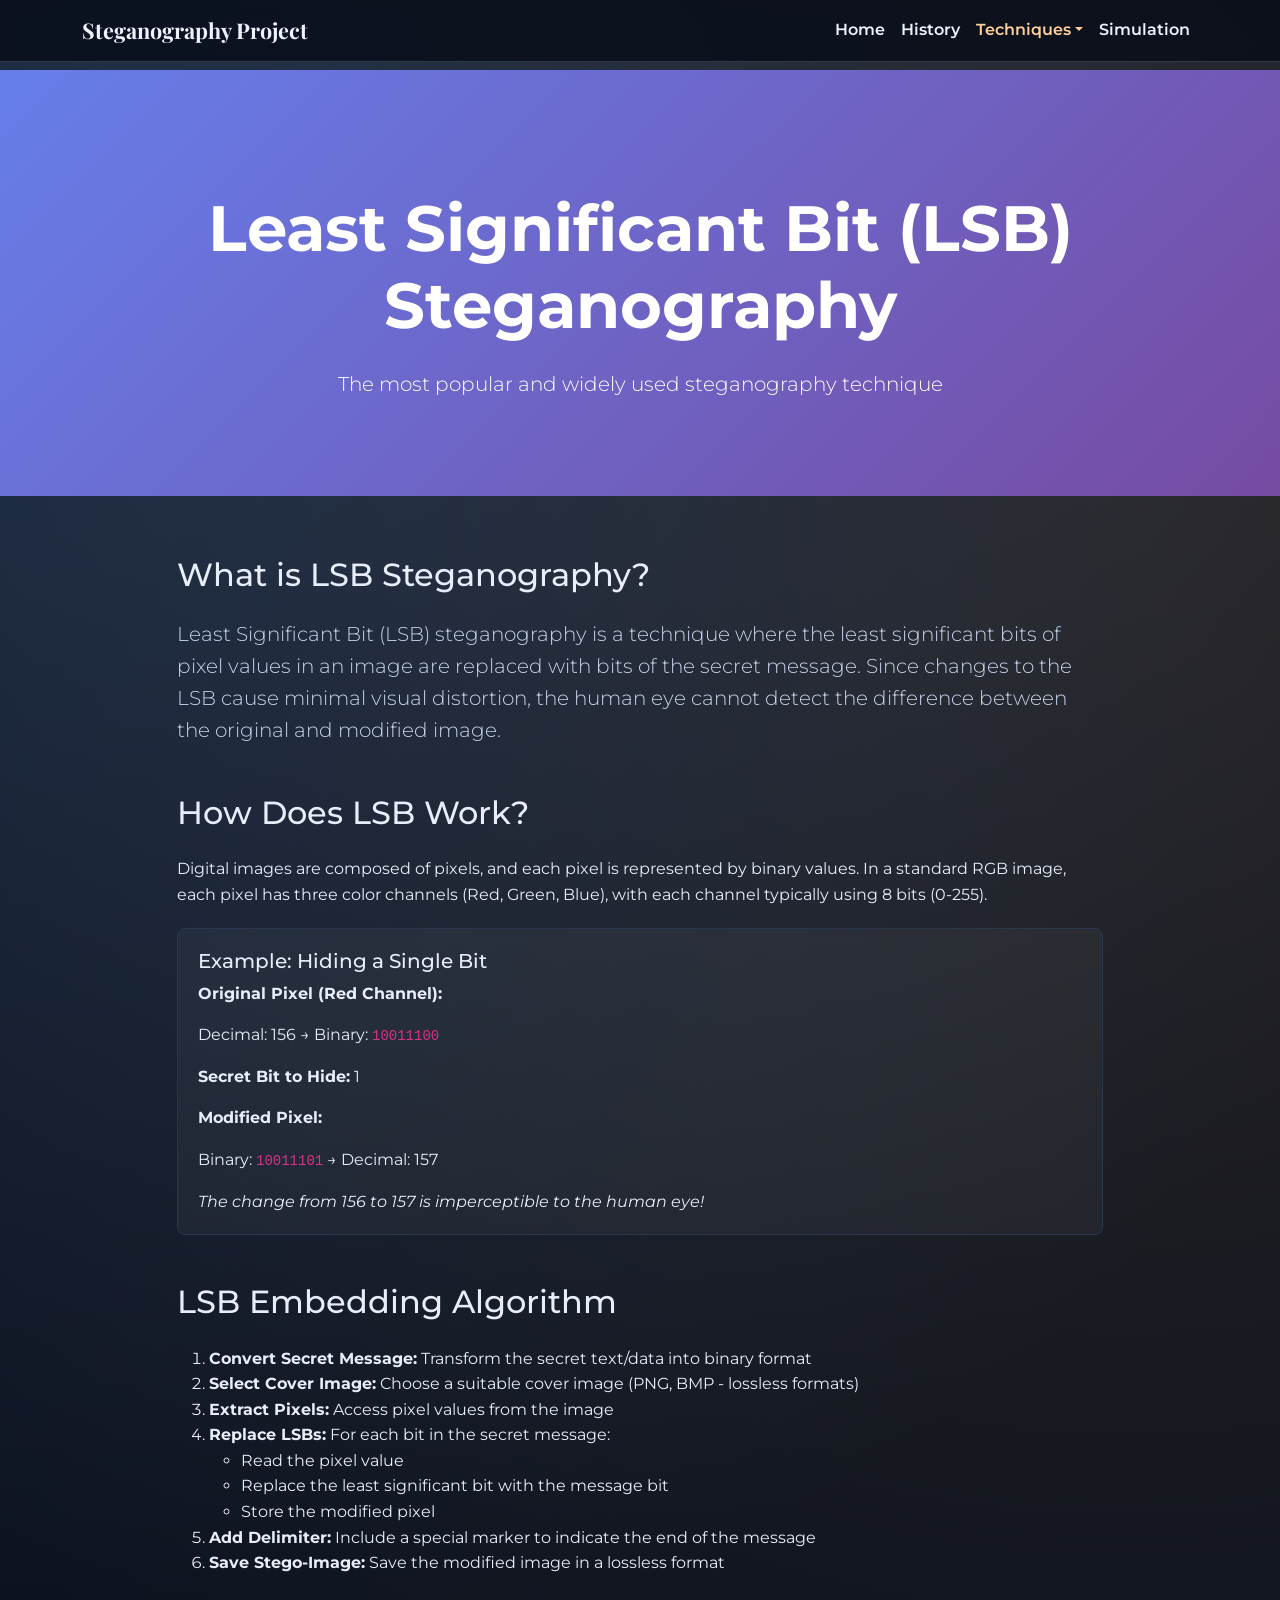
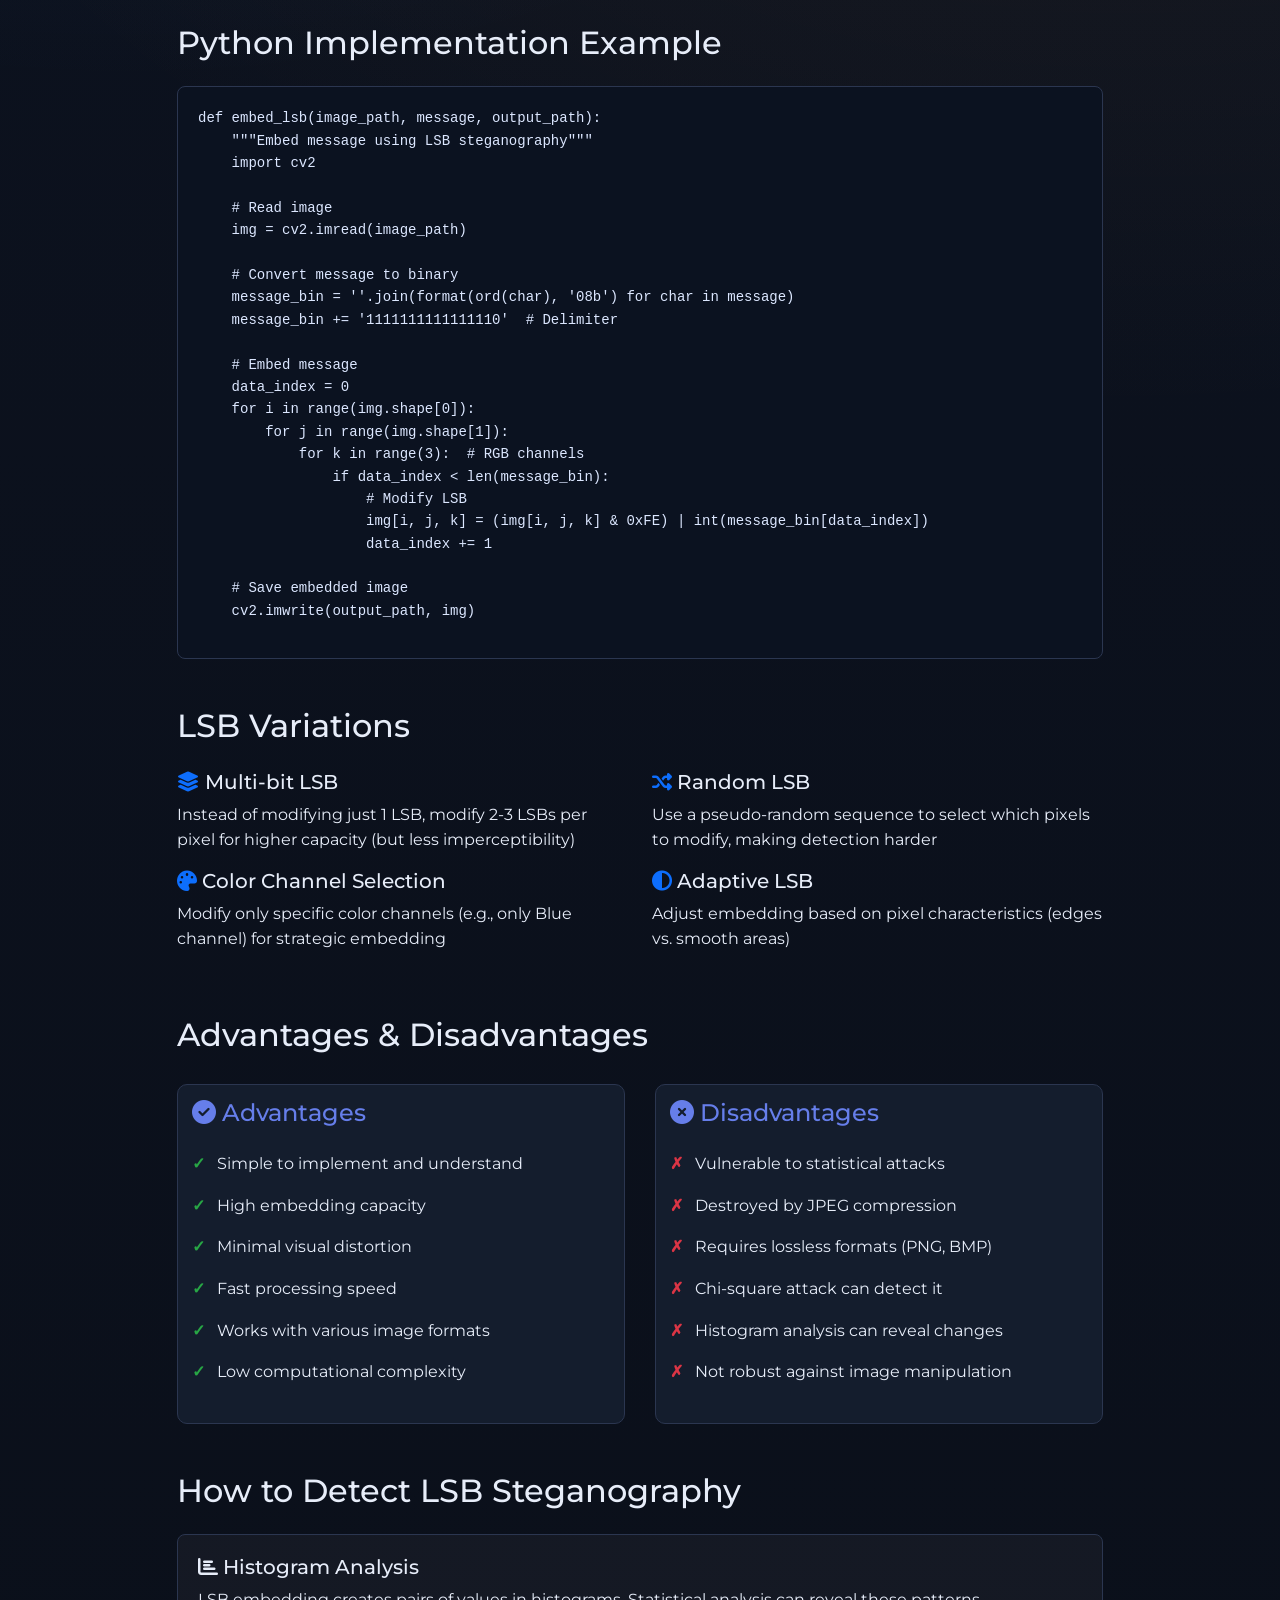
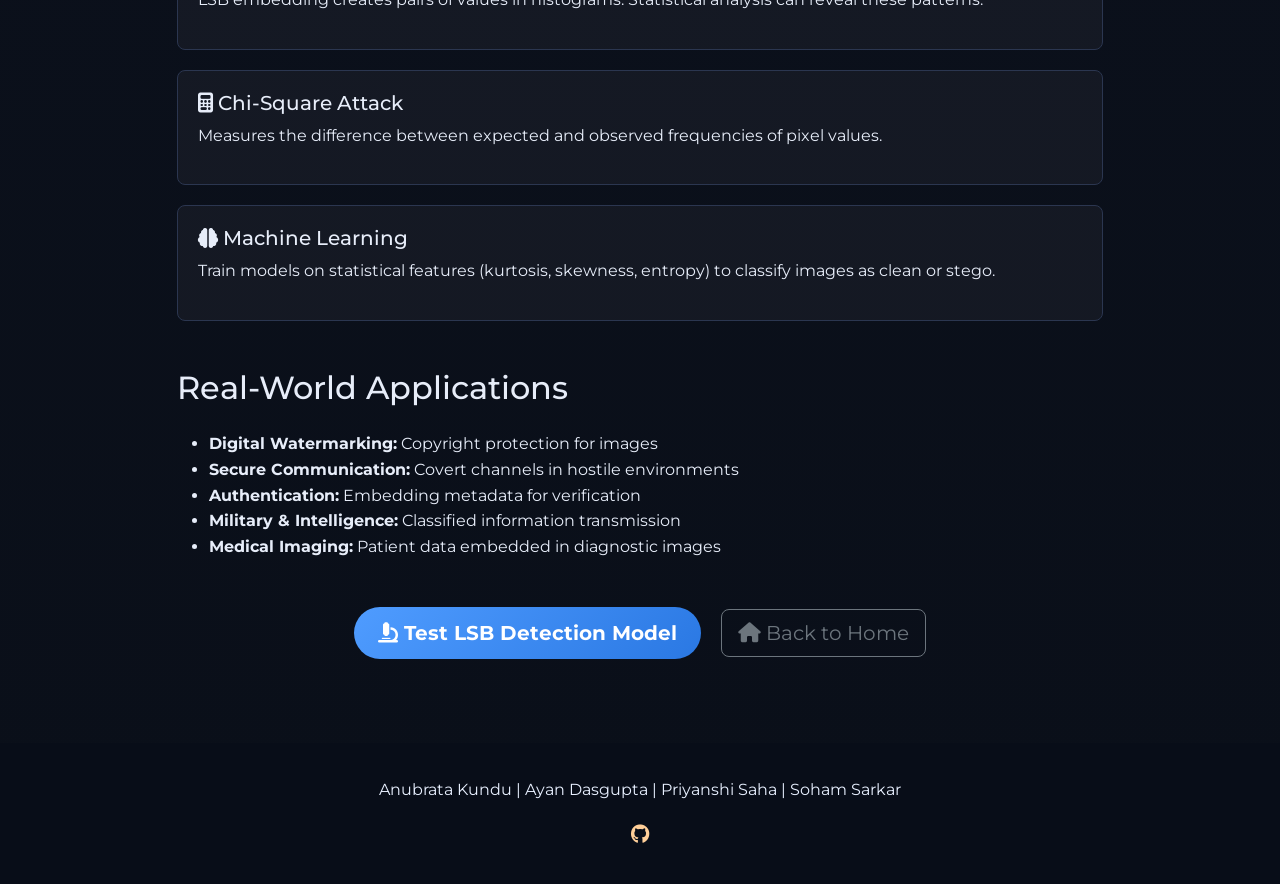
<file: lsb.html>
<!DOCTYPE html>
<html lang="en">
<head>
  <meta charset="UTF-8">
  <meta name="viewport" content="width=device-width, initial-scale=1.0">
  <meta name="description" content="Learn about Least Significant Bit (LSB) steganography technique">
  <title>LSB Steganography - Technique Explained</title>
  <link href="https://cdn.jsdelivr.net/npm/bootstrap@5.3.0/dist/css/bootstrap.min.css" rel="stylesheet">
  <link href="https://cdnjs.cloudflare.com/ajax/libs/font-awesome/6.4.0/css/all.min.css" rel="stylesheet">
  <link href="https://fonts.googleapis.com/css2?family=Playfair+Display:wght@700&family=Montserrat:wght@400;600;700&display=swap" rel="stylesheet">
  <link href="styles.css" rel="stylesheet">
  <style>
    .technique-hero {
      background: linear-gradient(135deg, #667eea 0%, #764ba2 100%);
      color: white;
      padding: 120px 0 80px;
      margin-top: 70px;
    }
    .content-section {
      padding: 60px 0;
      color: #dde6f8;
    }
    .example-box {
      background: rgba(255, 255, 255, 0.04);
      border-left: 4px solid #667eea;
      border: 1px solid #2b3650;
      padding: 20px;
      margin: 20px 0;
      border-radius: 8px;
    }
    .code-block {
      background: #0b1220;
      color: #dce7ff;
      border: 1px solid #2b3650;
      padding: 20px;
      border-radius: 8px;
      overflow-x: auto;
      font-family: 'Courier New', monospace;
      margin: 20px 0;
    }
    .pros-cons {
      display: grid;
      grid-template-columns: 1fr 1fr;
      gap: 30px;
      margin: 30px 0;
    }
    .pros-cons h4 {
      color: #667eea;
      margin-bottom: 15px;
    }
    .pros,
    .cons {
      background: #141d2d;
      border: 1px solid #2b3650;
      border-radius: 10px;
      padding: 14px;
    }
    .pros-cons ul {
      list-style: none;
      padding: 0;
    }
    .pros-cons ul li {
      padding: 8px 0;
      padding-left: 25px;
      position: relative;
    }
    .pros-cons ul li:before {
      position: absolute;
      left: 0;
    }
    .pros ul li:before {
      content: "✓";
      color: #28a745;
      font-weight: bold;
    }
    .cons ul li:before {
      content: "✗";
      color: #dc3545;
      font-weight: bold;
    }
    @media (max-width: 768px) {
      .pros-cons {
        grid-template-columns: 1fr;
      }
    }
  </style>
</head>
<body>
  <!-- Navbar (same as index.html) -->
  <nav class="navbar navbar-expand-lg fixed-top">
    <div class="container">
      <a class="navbar-brand" href="index.html">Steganography Project</a>
      <button class="navbar-toggler" type="button" data-bs-toggle="collapse" data-bs-target="#navbarNav" aria-controls="navbarNav" aria-expanded="false" aria-label="Toggle navigation">
        <span class="navbar-toggler-icon"></span>
      </button>
      <div class="collapse navbar-collapse" id="navbarNav">
        <ul class="navbar-nav ms-auto">
          <li class="nav-item">
            <a class="nav-link" href="index.html">Home</a>
          </li>
          <li class="nav-item">
            <a class="nav-link" href="history.html">History</a>
          </li>
          <li class="nav-item dropdown">
            <a class="nav-link dropdown-toggle active" href="#" id="techniquesDropdown" role="button" data-bs-toggle="dropdown" aria-expanded="false">Techniques</a>
            <ul class="dropdown-menu" aria-labelledby="techniquesDropdown">
              <li><a class="dropdown-item active" href="lsb.html">LSB Method</a></li>
            </ul>
          </li>
          <li class="nav-item">
            <a class="nav-link" href="simulation.html">Simulation</a>
          </li>
        </ul>
      </div>
    </div>
  </nav>

  <!-- Hero Section -->
  <section class="technique-hero">
    <div class="container text-center">
      <h1 class="display-3 fw-bold mb-4">Least Significant Bit (LSB) Steganography</h1>
      <p class="lead">The most popular and widely used steganography technique</p>
    </div>
  </section>

  <!-- Content Section -->
  <section class="content-section">
    <div class="container">
      <div class="row">
        <div class="col-lg-10 mx-auto">
          
          <!-- Introduction -->
          <h2 class="mb-4">What is LSB Steganography?</h2>
          <p class="lead">
            Least Significant Bit (LSB) steganography is a technique where the least significant bits of pixel values in an image are replaced with bits of the secret message. Since changes to the LSB cause minimal visual distortion, the human eye cannot detect the difference between the original and modified image.
          </p>

          <!-- How it Works -->
          <h2 class="mt-5 mb-4">How Does LSB Work?</h2>
          <p>
            Digital images are composed of pixels, and each pixel is represented by binary values. In a standard RGB image, each pixel has three color channels (Red, Green, Blue), with each channel typically using 8 bits (0-255).
          </p>

          <div class="example-box">
            <h5>Example: Hiding a Single Bit</h5>
            <p><strong>Original Pixel (Red Channel):</strong></p>
            <p>Decimal: 156 → Binary: <code>10011100</code></p>
            <p><strong>Secret Bit to Hide:</strong> 1</p>
            <p><strong>Modified Pixel:</strong></p>
            <p>Binary: <code>10011101</code> → Decimal: 157</p>
            <p class="mb-0"><em>The change from 156 to 157 is imperceptible to the human eye!</em></p>
          </div>

          <!-- Algorithm -->
          <h2 class="mt-5 mb-4">LSB Embedding Algorithm</h2>
          <ol>
            <li><strong>Convert Secret Message:</strong> Transform the secret text/data into binary format</li>
            <li><strong>Select Cover Image:</strong> Choose a suitable cover image (PNG, BMP - lossless formats)</li>
            <li><strong>Extract Pixels:</strong> Access pixel values from the image</li>
            <li><strong>Replace LSBs:</strong> For each bit in the secret message:
              <ul>
                <li>Read the pixel value</li>
                <li>Replace the least significant bit with the message bit</li>
                <li>Store the modified pixel</li>
              </ul>
            </li>
            <li><strong>Add Delimiter:</strong> Include a special marker to indicate the end of the message</li>
            <li><strong>Save Stego-Image:</strong> Save the modified image in a lossless format</li>
          </ol>

          <!-- Code Example -->
          <h2 class="mt-5 mb-4">Python Implementation Example</h2>
          <div class="code-block">
<pre>def embed_lsb(image_path, message, output_path):
    """Embed message using LSB steganography"""
    import cv2
    
    # Read image
    img = cv2.imread(image_path)
    
    # Convert message to binary
    message_bin = ''.join(format(ord(char), '08b') for char in message)
    message_bin += '1111111111111110'  # Delimiter
    
    # Embed message
    data_index = 0
    for i in range(img.shape[0]):
        for j in range(img.shape[1]):
            for k in range(3):  # RGB channels
                if data_index < len(message_bin):
                    # Modify LSB
                    img[i, j, k] = (img[i, j, k] & 0xFE) | int(message_bin[data_index])
                    data_index += 1
    
    # Save embedded image
    cv2.imwrite(output_path, img)</pre>
          </div>

          <!-- Variations -->
          <h2 class="mt-5 mb-4">LSB Variations</h2>
          <div class="row">
            <div class="col-md-6">
              <h5><i class="fas fa-layer-group text-primary"></i> Multi-bit LSB</h5>
              <p>Instead of modifying just 1 LSB, modify 2-3 LSBs per pixel for higher capacity (but less imperceptibility)</p>
            </div>
            <div class="col-md-6">
              <h5><i class="fas fa-random text-primary"></i> Random LSB</h5>
              <p>Use a pseudo-random sequence to select which pixels to modify, making detection harder</p>
            </div>
            <div class="col-md-6">
              <h5><i class="fas fa-palette text-primary"></i> Color Channel Selection</h5>
              <p>Modify only specific color channels (e.g., only Blue channel) for strategic embedding</p>
            </div>
            <div class="col-md-6">
              <h5><i class="fas fa-adjust text-primary"></i> Adaptive LSB</h5>
              <p>Adjust embedding based on pixel characteristics (edges vs. smooth areas)</p>
            </div>
          </div>

          <!-- Pros and Cons -->
          <h2 class="mt-5 mb-4">Advantages & Disadvantages</h2>
          <div class="pros-cons">
            <div class="pros">
              <h4><i class="fas fa-check-circle"></i> Advantages</h4>
              <ul>
                <li>Simple to implement and understand</li>
                <li>High embedding capacity</li>
                <li>Minimal visual distortion</li>
                <li>Fast processing speed</li>
                <li>Works with various image formats</li>
                <li>Low computational complexity</li>
              </ul>
            </div>
            <div class="cons">
              <h4><i class="fas fa-times-circle"></i> Disadvantages</h4>
              <ul>
                <li>Vulnerable to statistical attacks</li>
                <li>Destroyed by JPEG compression</li>
                <li>Requires lossless formats (PNG, BMP)</li>
                <li>Chi-square attack can detect it</li>
                <li>Histogram analysis can reveal changes</li>
                <li>Not robust against image manipulation</li>
              </ul>
            </div>
          </div>

          <!-- Detection Methods -->
          <h2 class="mt-5 mb-4">How to Detect LSB Steganography</h2>
          <div class="example-box">
            <h5><i class="fas fa-chart-bar"></i> Histogram Analysis</h5>
            <p>LSB embedding creates pairs of values in histograms. Statistical analysis can reveal these patterns.</p>
          </div>
          <div class="example-box">
            <h5><i class="fas fa-calculator"></i> Chi-Square Attack</h5>
            <p>Measures the difference between expected and observed frequencies of pixel values.</p>
          </div>
          <div class="example-box">
            <h5><i class="fas fa-brain"></i> Machine Learning</h5>
            <p>Train models on statistical features (kurtosis, skewness, entropy) to classify images as clean or stego.</p>
          </div>

          <!-- Applications -->
          <h2 class="mt-5 mb-4">Real-World Applications</h2>
          <ul>
            <li><strong>Digital Watermarking:</strong> Copyright protection for images</li>
            <li><strong>Secure Communication:</strong> Covert channels in hostile environments</li>
            <li><strong>Authentication:</strong> Embedding metadata for verification</li>
            <li><strong>Military & Intelligence:</strong> Classified information transmission</li>
            <li><strong>Medical Imaging:</strong> Patient data embedded in diagnostic images</li>
          </ul>

          <!-- Call to Action -->
          <div class="text-center mt-5 mb-4">
            <a href="https://steganography-project-l9qi.onrender.com/test" class="btn btn-primary btn-lg" target="_blank">
              <i class="fas fa-microscope"></i> Test LSB Detection Model
            </a>
            <a href="index.html" class="btn btn-outline-secondary btn-lg ms-3">
              <i class="fas fa-home"></i> Back to Home
            </a>
          </div>

        </div>
      </div>
    </div>
  </section>

  <!-- Footer -->
  <footer>
    <div class="container">
      <div class="row">
        <div class="col-12 text-center">
          <p>Anubrata Kundu | Ayan Dasgupta | Priyanshi Saha | Soham Sarkar</p>
          <div class="mt-3">
            <a href="https://github.com/AD9190/Steganography"><i class="fab fa-github mx-2"></i></a>
          </div>
        </div>
      </div>
    </div>
  </footer>

  <script src="https://cdn.jsdelivr.net/npm/bootstrap@5.3.0/dist/js/bootstrap.bundle.min.js"></script>
</body>
</html>
</file>
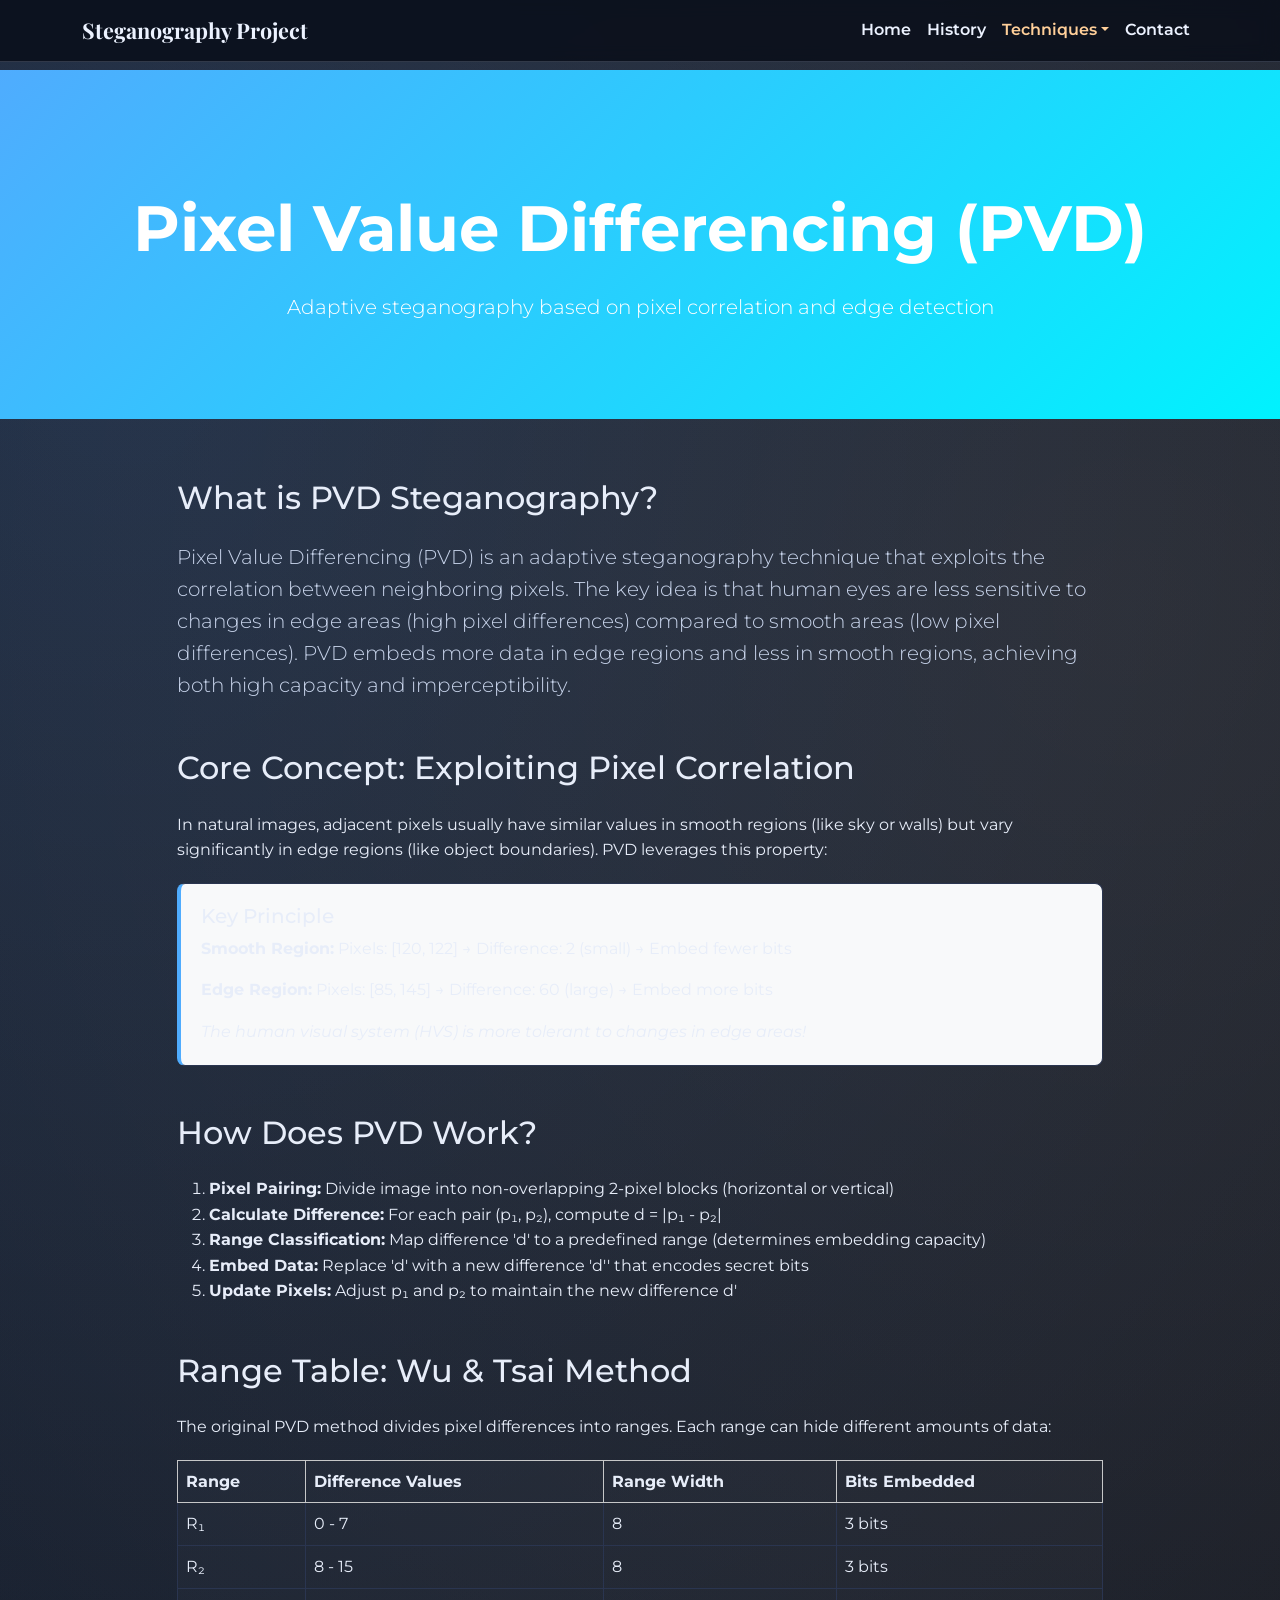
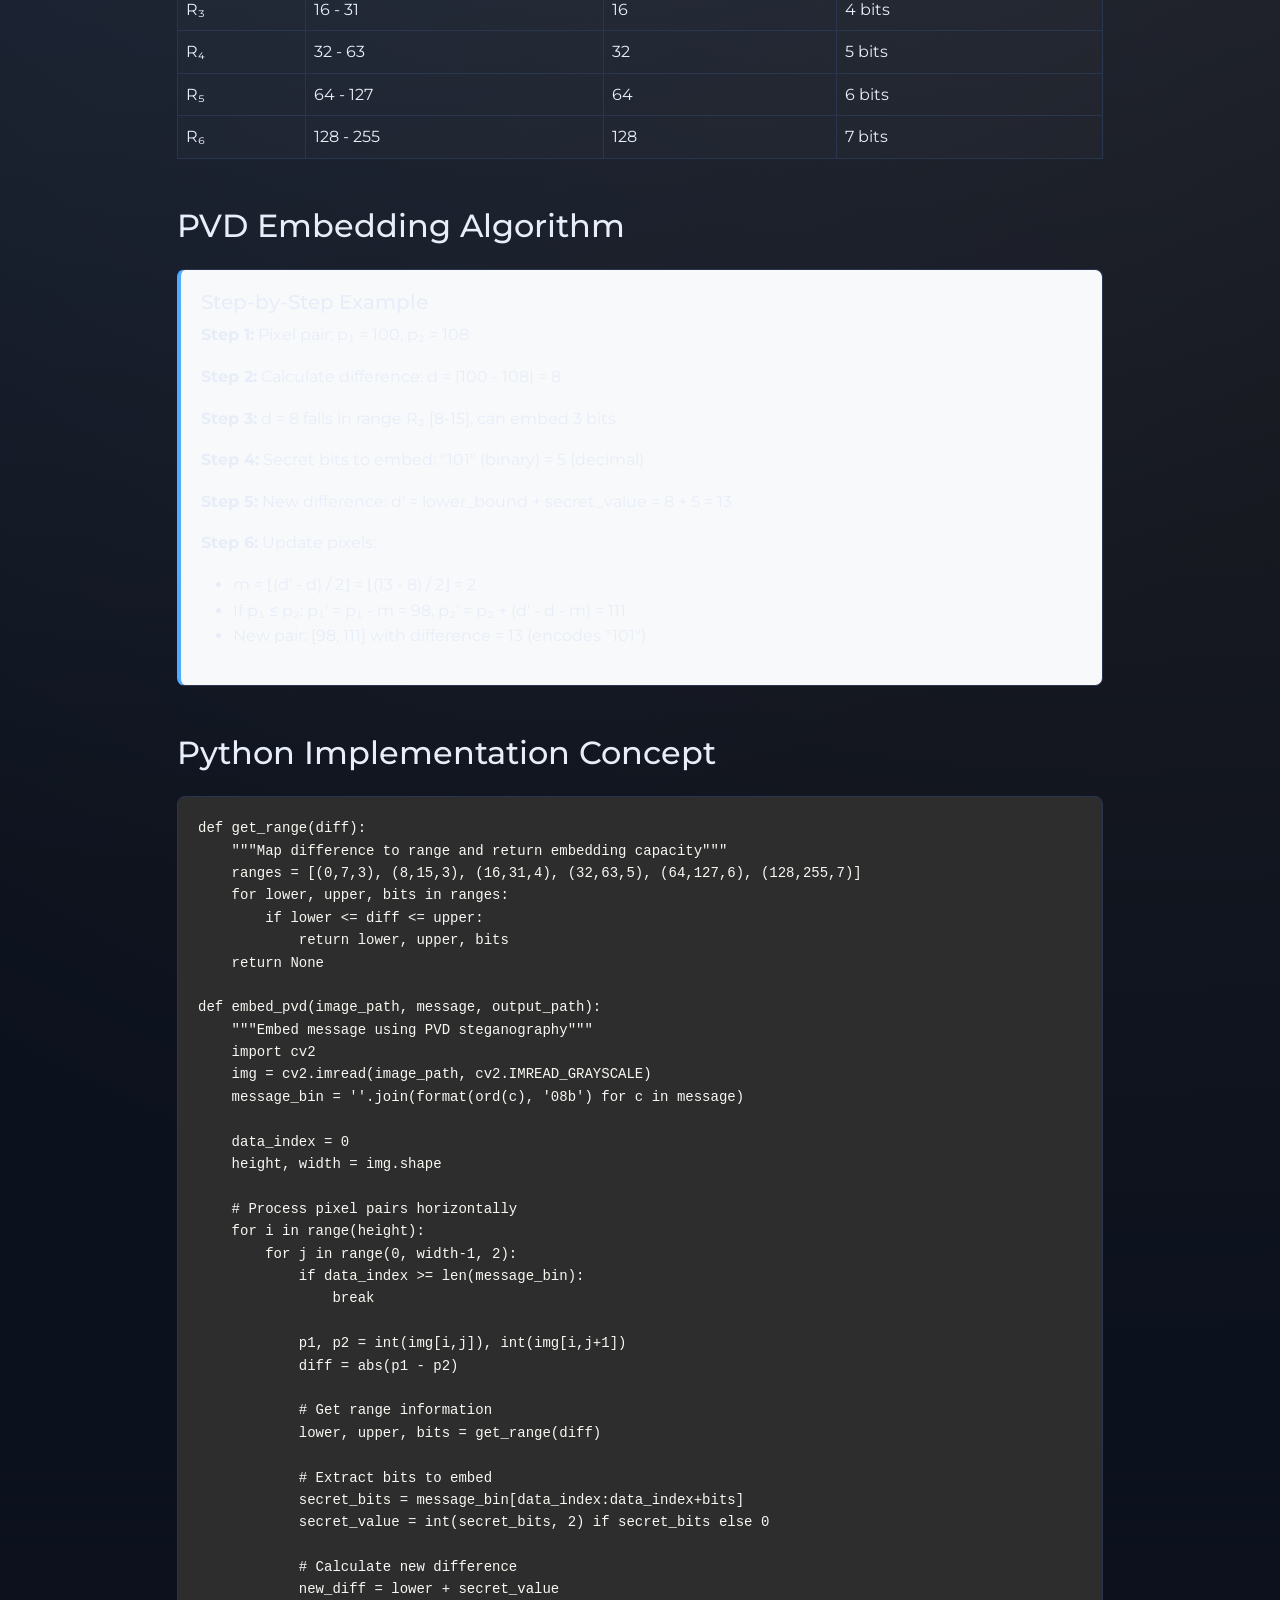
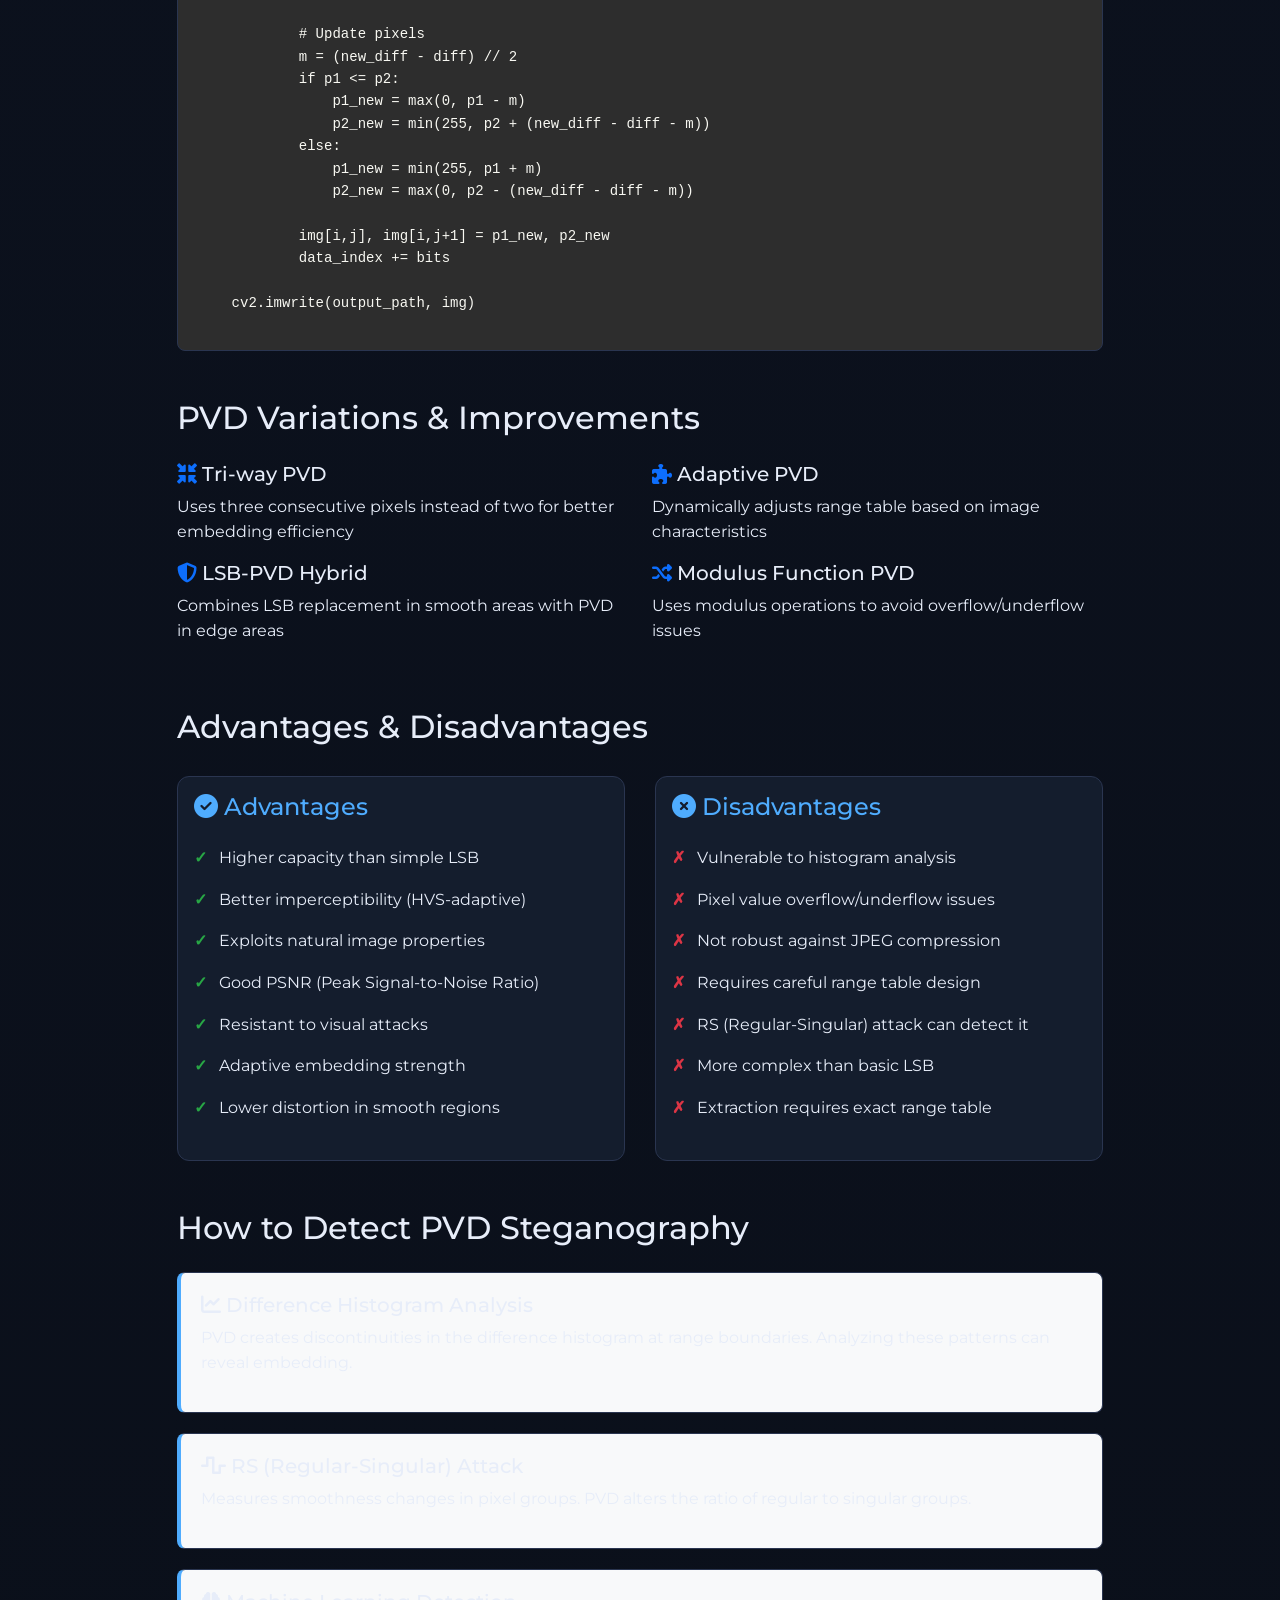
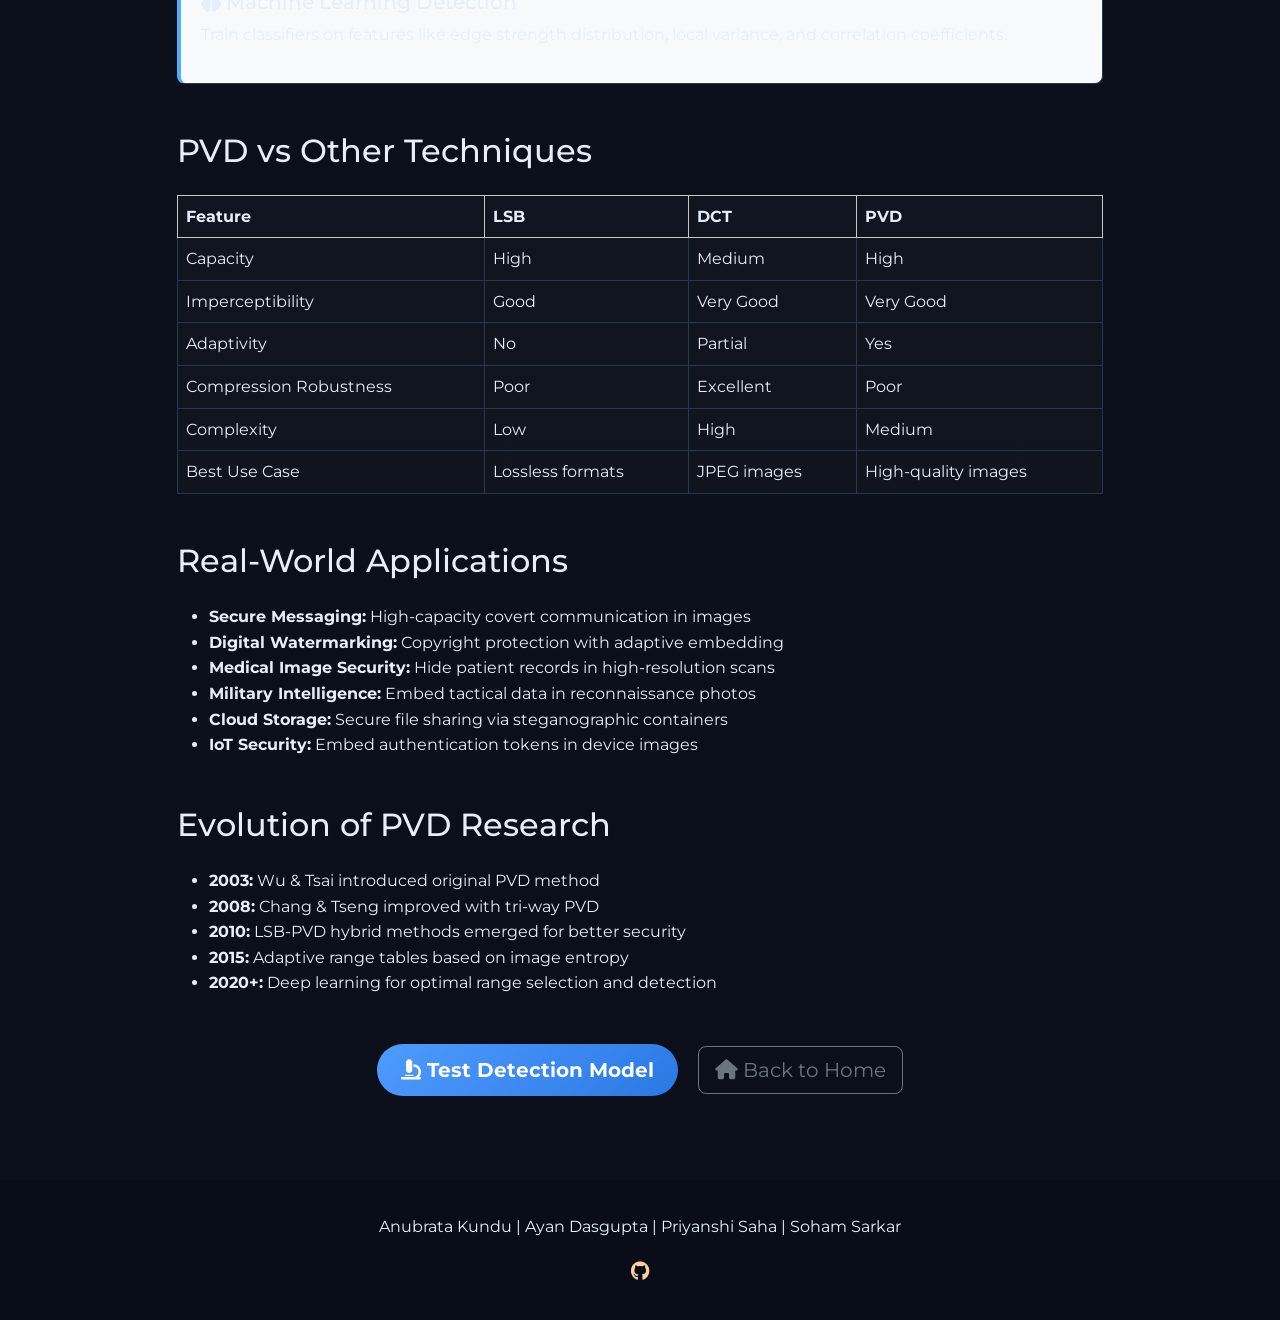
<file: pvd.html>
<!DOCTYPE html>
<html lang="en">
<head>
  <meta charset="UTF-8">
  <meta name="viewport" content="width=device-width, initial-scale=1.0">
  <meta name="description" content="Learn about Pixel Value Differencing (PVD) steganography technique">
  <title>PVD Steganography - Technique Explained</title>
  <link href="https://cdn.jsdelivr.net/npm/bootstrap@5.3.0/dist/css/bootstrap.min.css" rel="stylesheet">
  <link href="https://cdnjs.cloudflare.com/ajax/libs/font-awesome/6.4.0/css/all.min.css" rel="stylesheet">
  <link href="https://fonts.googleapis.com/css2?family=Playfair+Display:wght@700&family=Montserrat:wght@400;600;700&display=swap" rel="stylesheet">
  <link href="styles.css" rel="stylesheet">
  <style>
    .technique-hero {
      background: linear-gradient(135deg, #4facfe 0%, #00f2fe 100%);
      color: white;
      padding: 120px 0 80px;
      margin-top: 70px;
    }
    .content-section {
      padding: 60px 0;
    }
    .example-box {
      background: #f8f9fa;
      border-left: 4px solid #4facfe;
      padding: 20px;
      margin: 20px 0;
      border-radius: 8px;
    }
    .code-block {
      background: #2d2d2d;
      color: #f8f8f2;
      padding: 20px;
      border-radius: 8px;
      overflow-x: auto;
      font-family: 'Courier New', monospace;
      margin: 20px 0;
    }
    .pros-cons {
      display: grid;
      grid-template-columns: 1fr 1fr;
      gap: 30px;
      margin: 30px 0;
    }
    .pros-cons h4 {
      color: #4facfe;
      margin-bottom: 15px;
    }
    .pros-cons ul {
      list-style: none;
      padding: 0;
    }
    .pros-cons ul li {
      padding: 8px 0;
      padding-left: 25px;
      position: relative;
    }
    .pros-cons ul li:before {
      position: absolute;
      left: 0;
    }
    .pros ul li:before {
      content: "✓";
      color: #28a745;
      font-weight: bold;
    }
    .cons ul li:before {
      content: "✗";
      color: #dc3545;
      font-weight: bold;
    }
    .range-table {
      margin: 20px 0;
    }
    @media (max-width: 768px) {
      .pros-cons {
        grid-template-columns: 1fr;
      }
    }
  </style>
</head>
<body>
  <!-- Navbar -->
  <nav class="navbar navbar-expand-lg fixed-top">
    <div class="container">
      <a class="navbar-brand" href="index.html">Steganography Project</a>
      <button class="navbar-toggler" type="button" data-bs-toggle="collapse" data-bs-target="#navbarNav" aria-controls="navbarNav" aria-expanded="false" aria-label="Toggle navigation">
        <span class="navbar-toggler-icon"></span>
      </button>
      <div class="collapse navbar-collapse" id="navbarNav">
        <ul class="navbar-nav ms-auto">
          <li class="nav-item">
            <a class="nav-link" href="index.html">Home</a>
          </li>
          <li class="nav-item">
            <a class="nav-link" href="index.html#history">History</a>
          </li>
          <li class="nav-item dropdown">
            <a class="nav-link dropdown-toggle active" href="#" id="techniquesDropdown" role="button" data-bs-toggle="dropdown" aria-expanded="false">Techniques</a>
            <ul class="dropdown-menu" aria-labelledby="techniquesDropdown">
              <li><a class="dropdown-item" href="lsb.html">LSB Method</a></li>
              <li><a class="dropdown-item" href="dct.html">DCT Method</a></li>
              <li><a class="dropdown-item active" href="pvd.html">Pixel Value Differencing</a></li>
            </ul>
          </li>
          <li class="nav-item">
            <a class="nav-link" href="index.html#contact">Contact</a>
          </li>
        </ul>
      </div>
    </div>
  </nav>

  <!-- Hero Section -->
  <section class="technique-hero">
    <div class="container text-center">
      <h1 class="display-3 fw-bold mb-4">Pixel Value Differencing (PVD)</h1>
      <p class="lead">Adaptive steganography based on pixel correlation and edge detection</p>
    </div>
  </section>

  <!-- Content Section -->
  <section class="content-section">
    <div class="container">
      <div class="row">
        <div class="col-lg-10 mx-auto">
          
          <!-- Introduction -->
          <h2 class="mb-4">What is PVD Steganography?</h2>
          <p class="lead">
            Pixel Value Differencing (PVD) is an adaptive steganography technique that exploits the correlation between neighboring pixels. The key idea is that human eyes are less sensitive to changes in edge areas (high pixel differences) compared to smooth areas (low pixel differences). PVD embeds more data in edge regions and less in smooth regions, achieving both high capacity and imperceptibility.
          </p>

          <!-- Core Concept -->
          <h2 class="mt-5 mb-4">Core Concept: Exploiting Pixel Correlation</h2>
          <p>
            In natural images, adjacent pixels usually have similar values in smooth regions (like sky or walls) but vary significantly in edge regions (like object boundaries). PVD leverages this property:
          </p>

          <div class="example-box">
            <h5>Key Principle</h5>
            <p><strong>Smooth Region:</strong> Pixels: [120, 122] → Difference: 2 (small) → Embed fewer bits</p>
            <p><strong>Edge Region:</strong> Pixels: [85, 145] → Difference: 60 (large) → Embed more bits</p>
            <p class="mb-0"><em>The human visual system (HVS) is more tolerant to changes in edge areas!</em></p>
          </div>

          <!-- How it Works -->
          <h2 class="mt-5 mb-4">How Does PVD Work?</h2>
          <ol>
            <li><strong>Pixel Pairing:</strong> Divide image into non-overlapping 2-pixel blocks (horizontal or vertical)</li>
            <li><strong>Calculate Difference:</strong> For each pair (p₁, p₂), compute d = |p₁ - p₂|</li>
            <li><strong>Range Classification:</strong> Map difference 'd' to a predefined range (determines embedding capacity)</li>
            <li><strong>Embed Data:</strong> Replace 'd' with a new difference 'd'' that encodes secret bits</li>
            <li><strong>Update Pixels:</strong> Adjust p₁ and p₂ to maintain the new difference d'</li>
          </ol>

          <!-- Range Table -->
          <h2 class="mt-5 mb-4">Range Table: Wu & Tsai Method</h2>
          <p>The original PVD method divides pixel differences into ranges. Each range can hide different amounts of data:</p>
          
          <table class="table table-bordered range-table">
            <thead class="table-light">
              <tr>
                <th>Range</th>
                <th>Difference Values</th>
                <th>Range Width</th>
                <th>Bits Embedded</th>
              </tr>
            </thead>
            <tbody>
              <tr>
                <td>R₁</td>
                <td>0 - 7</td>
                <td>8</td>
                <td>3 bits</td>
              </tr>
              <tr>
                <td>R₂</td>
                <td>8 - 15</td>
                <td>8</td>
                <td>3 bits</td>
              </tr>
              <tr>
                <td>R₃</td>
                <td>16 - 31</td>
                <td>16</td>
                <td>4 bits</td>
              </tr>
              <tr>
                <td>R₄</td>
                <td>32 - 63</td>
                <td>32</td>
                <td>5 bits</td>
              </tr>
              <tr>
                <td>R₅</td>
                <td>64 - 127</td>
                <td>64</td>
                <td>6 bits</td>
              </tr>
              <tr>
                <td>R₆</td>
                <td>128 - 255</td>
                <td>128</td>
                <td>7 bits</td>
              </tr>
            </tbody>
          </table>

          <!-- Algorithm Details -->
          <h2 class="mt-5 mb-4">PVD Embedding Algorithm</h2>
          <div class="example-box">
            <h5>Step-by-Step Example</h5>
            <p><strong>Step 1:</strong> Pixel pair: p₁ = 100, p₂ = 108</p>
            <p><strong>Step 2:</strong> Calculate difference: d = |100 - 108| = 8</p>
            <p><strong>Step 3:</strong> d = 8 falls in range R₂ [8-15], can embed 3 bits</p>
            <p><strong>Step 4:</strong> Secret bits to embed: "101" (binary) = 5 (decimal)</p>
            <p><strong>Step 5:</strong> New difference: d' = lower_bound + secret_value = 8 + 5 = 13</p>
            <p><strong>Step 6:</strong> Update pixels:
              <ul class="mb-0">
                <li>m = ⌊(d' - d) / 2⌋ = ⌊(13 - 8) / 2⌋ = 2</li>
                <li>If p₁ ≤ p₂: p₁' = p₁ - m = 98, p₂' = p₂ + (d' - d - m) = 111</li>
                <li>New pair: [98, 111] with difference = 13 (encodes "101")</li>
              </ul>
            </p>
          </div>

          <!-- Code Example -->
          <h2 class="mt-5 mb-4">Python Implementation Concept</h2>
          <div class="code-block">
<pre>def get_range(diff):
    """Map difference to range and return embedding capacity"""
    ranges = [(0,7,3), (8,15,3), (16,31,4), (32,63,5), (64,127,6), (128,255,7)]
    for lower, upper, bits in ranges:
        if lower <= diff <= upper:
            return lower, upper, bits
    return None

def embed_pvd(image_path, message, output_path):
    """Embed message using PVD steganography"""
    import cv2
    img = cv2.imread(image_path, cv2.IMREAD_GRAYSCALE)
    message_bin = ''.join(format(ord(c), '08b') for c in message)
    
    data_index = 0
    height, width = img.shape
    
    # Process pixel pairs horizontally
    for i in range(height):
        for j in range(0, width-1, 2):
            if data_index >= len(message_bin):
                break
            
            p1, p2 = int(img[i,j]), int(img[i,j+1])
            diff = abs(p1 - p2)
            
            # Get range information
            lower, upper, bits = get_range(diff)
            
            # Extract bits to embed
            secret_bits = message_bin[data_index:data_index+bits]
            secret_value = int(secret_bits, 2) if secret_bits else 0
            
            # Calculate new difference
            new_diff = lower + secret_value
            
            # Update pixels
            m = (new_diff - diff) // 2
            if p1 <= p2:
                p1_new = max(0, p1 - m)
                p2_new = min(255, p2 + (new_diff - diff - m))
            else:
                p1_new = min(255, p1 + m)
                p2_new = max(0, p2 - (new_diff - diff - m))
            
            img[i,j], img[i,j+1] = p1_new, p2_new
            data_index += bits
    
    cv2.imwrite(output_path, img)</pre>
          </div>

          <!-- Variations -->
          <h2 class="mt-5 mb-4">PVD Variations & Improvements</h2>
          <div class="row">
            <div class="col-md-6">
              <h5><i class="fas fa-compress-arrows-alt text-primary"></i> Tri-way PVD</h5>
              <p>Uses three consecutive pixels instead of two for better embedding efficiency</p>
            </div>
            <div class="col-md-6">
              <h5><i class="fas fa-puzzle-piece text-primary"></i> Adaptive PVD</h5>
              <p>Dynamically adjusts range table based on image characteristics</p>
            </div>
            <div class="col-md-6">
              <h5><i class="fas fa-shield-alt text-primary"></i> LSB-PVD Hybrid</h5>
              <p>Combines LSB replacement in smooth areas with PVD in edge areas</p>
            </div>
            <div class="col-md-6">
              <h5><i class="fas fa-random text-primary"></i> Modulus Function PVD</h5>
              <p>Uses modulus operations to avoid overflow/underflow issues</p>
            </div>
          </div>

          <!-- Pros and Cons -->
          <h2 class="mt-5 mb-4">Advantages & Disadvantages</h2>
          <div class="pros-cons">
            <div class="pros">
              <h4><i class="fas fa-check-circle"></i> Advantages</h4>
              <ul>
                <li>Higher capacity than simple LSB</li>
                <li>Better imperceptibility (HVS-adaptive)</li>
                <li>Exploits natural image properties</li>
                <li>Good PSNR (Peak Signal-to-Noise Ratio)</li>
                <li>Resistant to visual attacks</li>
                <li>Adaptive embedding strength</li>
                <li>Lower distortion in smooth regions</li>
              </ul>
            </div>
            <div class="cons">
              <h4><i class="fas fa-times-circle"></i> Disadvantages</h4>
              <ul>
                <li>Vulnerable to histogram analysis</li>
                <li>Pixel value overflow/underflow issues</li>
                <li>Not robust against JPEG compression</li>
                <li>Requires careful range table design</li>
                <li>RS (Regular-Singular) attack can detect it</li>
                <li>More complex than basic LSB</li>
                <li>Extraction requires exact range table</li>
              </ul>
            </div>
          </div>

          <!-- Detection Methods -->
          <h2 class="mt-5 mb-4">How to Detect PVD Steganography</h2>
          <div class="example-box">
            <h5><i class="fas fa-chart-line"></i> Difference Histogram Analysis</h5>
            <p>PVD creates discontinuities in the difference histogram at range boundaries. Analyzing these patterns can reveal embedding.</p>
          </div>
          <div class="example-box">
            <h5><i class="fas fa-wave-square"></i> RS (Regular-Singular) Attack</h5>
            <p>Measures smoothness changes in pixel groups. PVD alters the ratio of regular to singular groups.</p>
          </div>
          <div class="example-box">
            <h5><i class="fas fa-brain"></i> Machine Learning Detection</h5>
            <p>Train classifiers on features like edge strength distribution, local variance, and correlation coefficients.</p>
          </div>

          <!-- Comparison Table -->
          <h2 class="mt-5 mb-4">PVD vs Other Techniques</h2>
          <table class="table table-bordered">
            <thead class="table-light">
              <tr>
                <th>Feature</th>
                <th>LSB</th>
                <th>DCT</th>
                <th>PVD</th>
              </tr>
            </thead>
            <tbody>
              <tr>
                <td>Capacity</td>
                <td>High</td>
                <td>Medium</td>
                <td>High</td>
              </tr>
              <tr>
                <td>Imperceptibility</td>
                <td>Good</td>
                <td>Very Good</td>
                <td>Very Good</td>
              </tr>
              <tr>
                <td>Adaptivity</td>
                <td>No</td>
                <td>Partial</td>
                <td>Yes</td>
              </tr>
              <tr>
                <td>Compression Robustness</td>
                <td>Poor</td>
                <td>Excellent</td>
                <td>Poor</td>
              </tr>
              <tr>
                <td>Complexity</td>
                <td>Low</td>
                <td>High</td>
                <td>Medium</td>
              </tr>
              <tr>
                <td>Best Use Case</td>
                <td>Lossless formats</td>
                <td>JPEG images</td>
                <td>High-quality images</td>
              </tr>
            </tbody>
          </table>

          <!-- Applications -->
          <h2 class="mt-5 mb-4">Real-World Applications</h2>
          <ul>
            <li><strong>Secure Messaging:</strong> High-capacity covert communication in images</li>
            <li><strong>Digital Watermarking:</strong> Copyright protection with adaptive embedding</li>
            <li><strong>Medical Image Security:</strong> Hide patient records in high-resolution scans</li>
            <li><strong>Military Intelligence:</strong> Embed tactical data in reconnaissance photos</li>
            <li><strong>Cloud Storage:</strong> Secure file sharing via steganographic containers</li>
            <li><strong>IoT Security:</strong> Embed authentication tokens in device images</li>
          </ul>

          <!-- Research Evolution -->
          <h2 class="mt-5 mb-4">Evolution of PVD Research</h2>
          <ul>
            <li><strong>2003:</strong> Wu & Tsai introduced original PVD method</li>
            <li><strong>2008:</strong> Chang & Tseng improved with tri-way PVD</li>
            <li><strong>2010:</strong> LSB-PVD hybrid methods emerged for better security</li>
            <li><strong>2015:</strong> Adaptive range tables based on image entropy</li>
            <li><strong>2020+:</strong> Deep learning for optimal range selection and detection</li>
          </ul>

          <!-- Call to Action -->
          <div class="text-center mt-5 mb-4">
            <a href="http://localhost:5000" class="btn btn-primary btn-lg" target="_blank">
              <i class="fas fa-microscope"></i> Test Detection Model
            </a>
            <a href="index.html" class="btn btn-outline-secondary btn-lg ms-3">
              <i class="fas fa-home"></i> Back to Home
            </a>
          </div>

        </div>
      </div>
    </div>
  </section>

  <!-- Footer -->
  <footer>
    <div class="container">
      <div class="row">
        <div class="col-12 text-center">
          <p>Anubrata Kundu | Ayan Dasgupta | Priyanshi Saha | Soham Sarkar</p>
          <div class="mt-3">
            <a href="https://github.com/AD9190/Steganography"><i class="fab fa-github mx-2"></i></a>
          </div>
        </div>
      </div>
    </div>
  </footer>

  <script src="https://cdn.jsdelivr.net/npm/bootstrap@5.3.0/dist/js/bootstrap.bundle.min.js"></script>
</body>
</html>
</file>
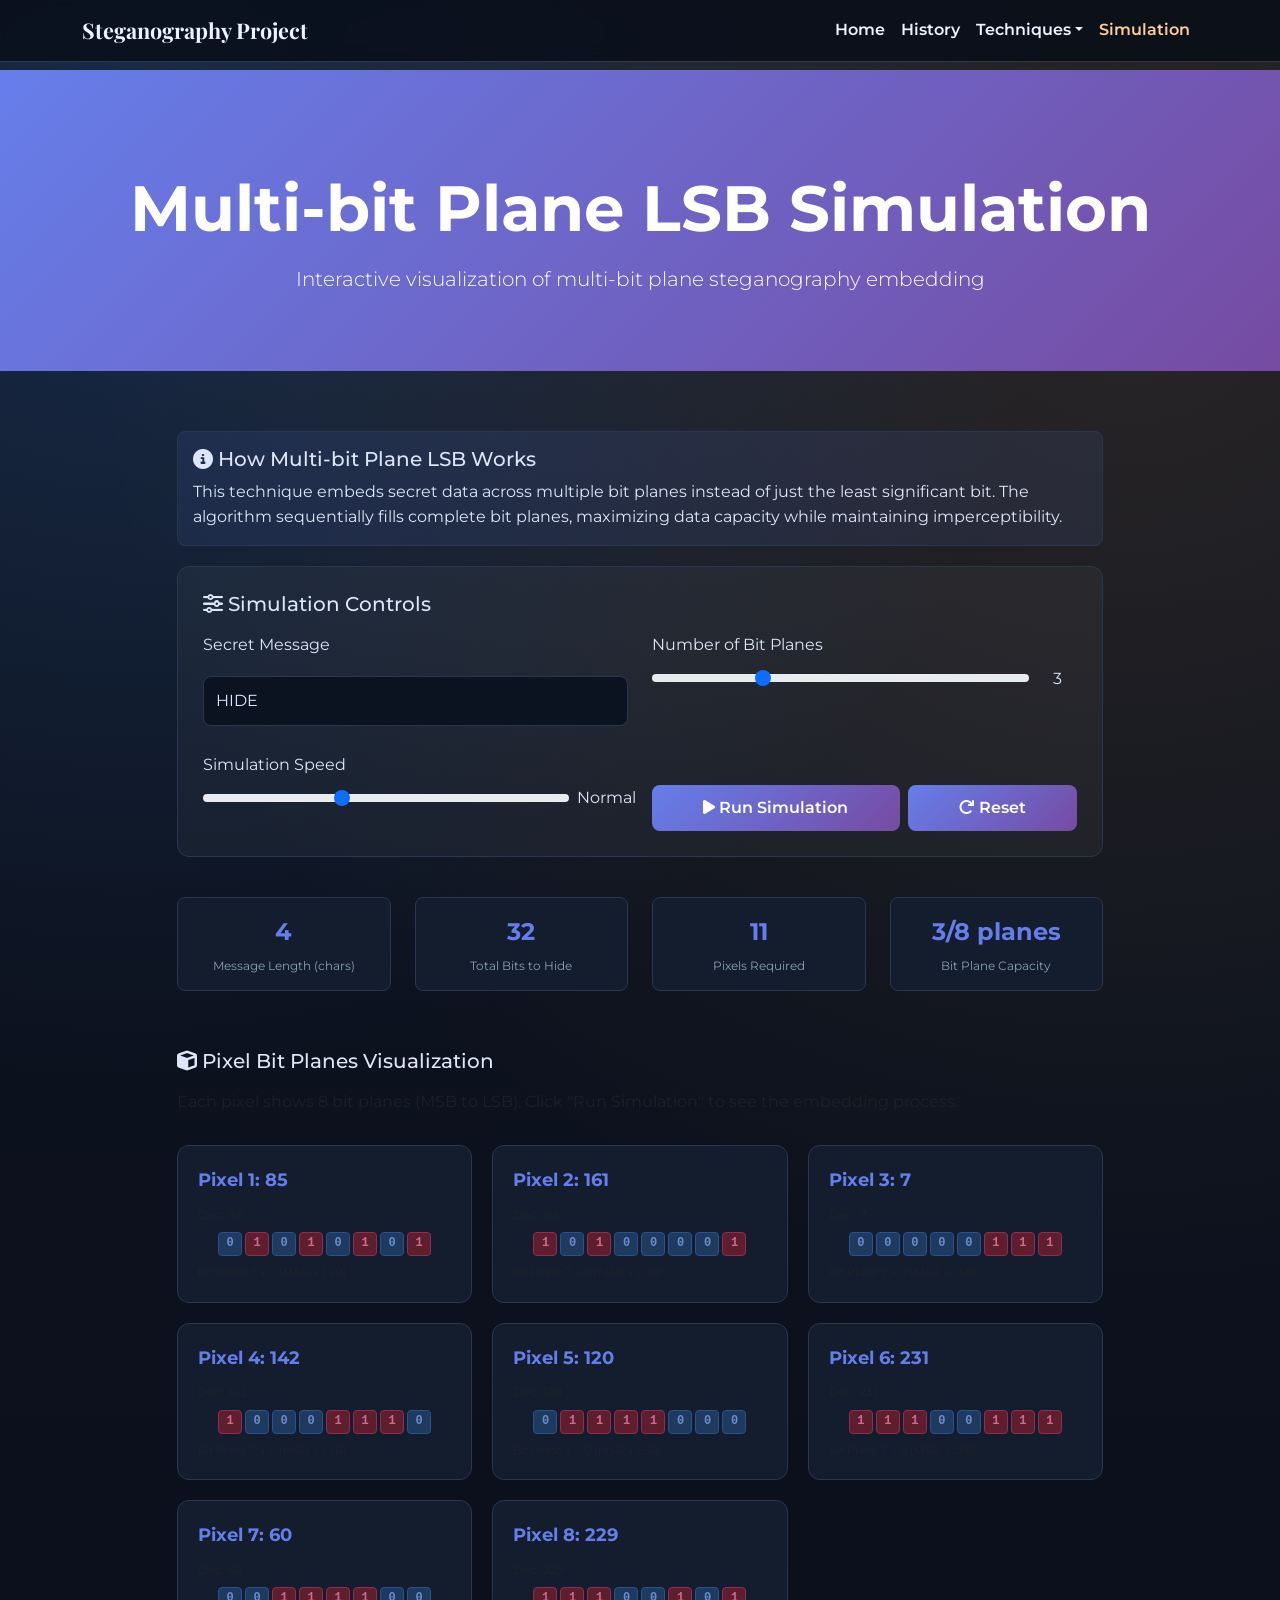
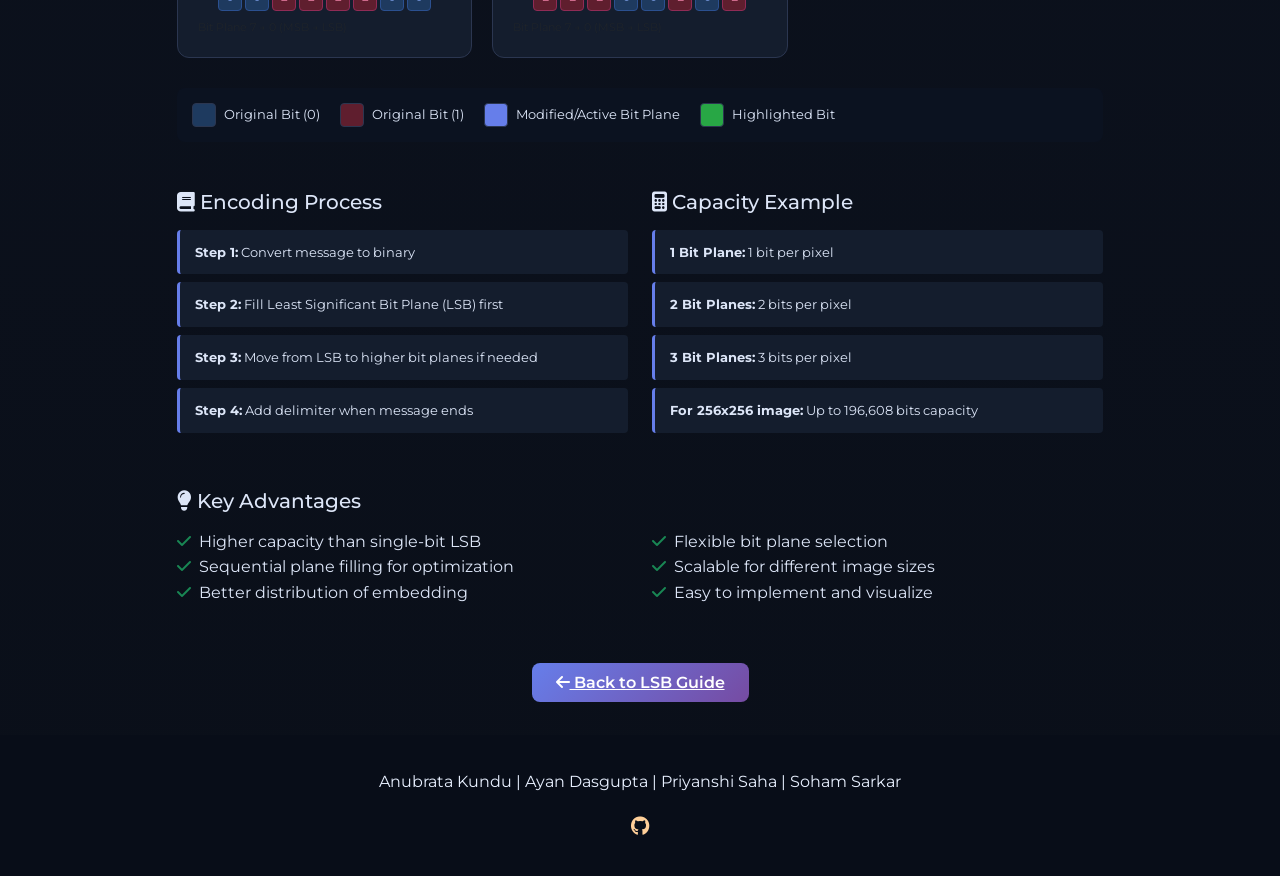
<file: simulation.html>
<!DOCTYPE html>
<html lang="en">
<head>
  <meta charset="UTF-8">
  <meta name="viewport" content="width=device-width, initial-scale=1.0">
  <meta name="description" content="Interactive Multi-bit Plane LSB Steganography Simulation">
  <title>Multi-bit LSB Simulation - Interactive Demo</title>
  <link href="https://cdn.jsdelivr.net/npm/bootstrap@5.3.0/dist/css/bootstrap.min.css" rel="stylesheet">
  <link href="https://cdnjs.cloudflare.com/ajax/libs/font-awesome/6.4.0/css/all.min.css" rel="stylesheet">
  <link href="https://fonts.googleapis.com/css2?family=Playfair+Display:wght@700&family=Montserrat:wght@400;600;700&display=swap" rel="stylesheet">
  <link href="styles.css" rel="stylesheet">
  <style>
    .simulation-hero {
      background: linear-gradient(135deg, #667eea 0%, #764ba2 100%);
      color: white;
      padding: 100px 0 60px;
      margin-top: 70px;
    }

    .simulation-container {
      padding: 40px 0;
      color: #dde6f8;
    }

    .control-panel {
      background: rgba(255, 255, 255, 0.04);
      border: 1px solid #2b3650;
      border-radius: 12px;
      padding: 25px;
      margin-bottom: 30px;
    }

    .pixel-visualizer {
      display: grid;
      grid-template-columns: repeat(auto-fit, minmax(120px, 1fr));
      gap: 15px;
      margin: 30px 0;
    }

    .pixel-box {
      background: #141d2d;
      border: 2px solid #2b3650;
      border-radius: 8px;
      padding: 15px;
      text-align: center;
      transition: all 0.3s ease;
    }

    .pixel-box:hover {
      border-color: #667eea;
      box-shadow: 0 0 20px rgba(102, 126, 234, 0.3);
    }

    .pixel-decimal {
      font-size: 18px;
      font-weight: bold;
      color: #667eea;
      margin-bottom: 10px;
    }

    .bit-plane {
      display: flex;
      justify-content: center;
      gap: 3px;
      margin: 8px 0;
      font-family: 'Courier New', monospace;
    }

    .bit {
      width: 24px;
      height: 24px;
      display: flex;
      align-items: center;
      justify-content: center;
      border-radius: 4px;
      font-size: 12px;
      font-weight: bold;
      transition: all 0.3s ease;
    }

    .bit-0 {
      background: #1e3a5f;
      color: #6b8cce;
      border: 1px solid #2b5090;
    }

    .bit-1 {
      background: #5f1e2e;
      color: #ce6b8c;
      border: 1px solid #902b55;
    }

    .bit.modified {
      animation: pulse 0.6s ease;
      box-shadow: 0 0 10px rgba(102, 126, 234, 0.8);
    }

    .bit.highlight {
      animation: highlight 0.8s ease;
      box-shadow: 0 0 15px rgba(40, 167, 69, 0.8);
    }

    @keyframes pulse {
      0%, 100% {
        transform: scale(1);
      }
      50% {
        transform: scale(1.2);
      }
    }

    @keyframes highlight {
      0%, 100% {
        background: #28a745;
      }
      50% {
        background: #20c997;
      }
    }

    .info-box {
      background: rgba(102, 126, 234, 0.1);
      border-left: 4px solid #667eea;
      border: 1px solid #2b3650;
      padding: 15px;
      border-radius: 8px;
      margin: 20px 0;
    }

    .step-indicator {
      display: flex;
      gap: 10px;
      margin: 20px 0;
      flex-wrap: wrap;
    }

    .step {
      padding: 8px 16px;
      background: #141d2d;
      border: 1px solid #2b3650;
      border-radius: 20px;
      font-size: 13px;
      transition: all 0.3s ease;
    }

    .step.active {
      background: #667eea;
      border-color: #667eea;
      color: white;
    }

    .message-input {
      background: #0b1220;
      border: 1px solid #2b3650;
      color: #dce7ff;
      border-radius: 8px;
      padding: 12px;
      margin: 10px 0;
    }

    .message-input::placeholder {
      color: #5a6d8f;
    }

    .message-input:focus {
      background: #0b1220;
      border-color: #667eea;
      color: #dce7ff;
      box-shadow: 0 0 10px rgba(102, 126, 234, 0.3);
    }

    .stat-box {
      background: #141d2d;
      border: 1px solid #2b3650;
      border-radius: 8px;
      padding: 15px;
      margin: 10px 0;
      text-align: center;
    }

    .stat-value {
      font-size: 24px;
      font-weight: bold;
      color: #667eea;
    }

    .stat-label {
      font-size: 12px;
      color: #8a9fb5;
      margin-top: 5px;
    }

    .plane-info {
      background: #141d2d;
      border-left: 3px solid #667eea;
      padding: 12px 15px;
      border-radius: 4px;
      margin: 8px 0;
      font-size: 13px;
    }

    .btn-custom {
      background: linear-gradient(135deg, #667eea 0%, #764ba2 100%);
      border: none;
      color: white;
      padding: 10px 24px;
      border-radius: 8px;
      font-weight: 600;
      transition: all 0.3s ease;
      cursor: pointer;
    }

    .btn-custom:hover {
      transform: translateY(-2px);
      box-shadow: 0 10px 20px rgba(102, 126, 234, 0.3);
      color: white;
      text-decoration: none;
    }

    .btn-custom:disabled {
      opacity: 0.5;
      cursor: not-allowed;
    }

    .visualization-grid {
      display: grid;
      grid-template-columns: repeat(auto-fit, minmax(280px, 1fr));
      gap: 20px;
      margin: 30px 0;
    }

    .card-custom {
      background: #141d2d;
      border: 1px solid #2b3650;
      border-radius: 12px;
      padding: 20px;
    }

    .legend {
      display: flex;
      gap: 20px;
      flex-wrap: wrap;
      margin: 20px 0;
      padding: 15px;
      background: #0b1220;
      border-radius: 8px;
    }

    .legend-item {
      display: flex;
      align-items: center;
      gap: 8px;
      font-size: 13px;
    }

    .legend-color {
      width: 24px;
      height: 24px;
      border-radius: 4px;
      border: 1px solid #2b3650;
    }
  </style>
</head>
<body>
  <!-- Navbar -->
  <nav class="navbar navbar-expand-lg fixed-top">
    <div class="container">
      <a class="navbar-brand" href="index.html">Steganography Project</a>
      <button class="navbar-toggler" type="button" data-bs-toggle="collapse" data-bs-target="#navbarNav" aria-controls="navbarNav" aria-expanded="false" aria-label="Toggle navigation">
        <span class="navbar-toggler-icon"></span>
      </button>
      <div class="collapse navbar-collapse" id="navbarNav">
        <ul class="navbar-nav ms-auto">
          <li class="nav-item">
            <a class="nav-link" href="index.html">Home</a>
          </li>
          <li class="nav-item">
            <a class="nav-link" href="history.html">History</a>
          </li>
          <li class="nav-item dropdown">
            <a class="nav-link dropdown-toggle" href="#" id="techniquesDropdown" role="button" data-bs-toggle="dropdown" aria-expanded="false">Techniques</a>
            <ul class="dropdown-menu" aria-labelledby="techniquesDropdown">
              <li><a class="dropdown-item" href="lsb.html">LSB Method</a></li>
            </ul>
          </li>
          <li class="nav-item">
            <a class="nav-link active" href="simulation.html">Simulation</a>
          </li>
        </ul>
      </div>
    </div>
  </nav>

  <!-- Hero Section -->
  <section class="simulation-hero">
    <div class="container text-center">
      <h1 class="display-3 fw-bold mb-3">Multi-bit Plane LSB Simulation</h1>
      <p class="lead">Interactive visualization of multi-bit plane steganography embedding</p>
    </div>
  </section>

  <!-- Simulation Content -->
  <section class="simulation-container">
    <div class="container">
      <div class="row">
        <div class="col-lg-10 mx-auto">

          <!-- Information Section -->
          <div class="info-box">
            <h5><i class="fas fa-info-circle"></i> How Multi-bit Plane LSB Works</h5>
            <p class="mb-0">This technique embeds secret data across multiple bit planes instead of just the least significant bit. The algorithm sequentially fills complete bit planes, maximizing data capacity while maintaining imperceptibility.</p>
          </div>

          <!-- Control Panel -->
          <div class="control-panel">
            <h5 class="mb-3"><i class="fas fa-sliders-h"></i> Simulation Controls</h5>
            
            <div class="row">
              <div class="col-md-6">
                <label class="form-label">Secret Message</label>
                <input type="text" id="secretMessage" class="form-control message-input" placeholder="Enter secret message..." maxlength="20" value="HIDE">
              </div>
              <div class="col-md-6">
                <label class="form-label">Number of Bit Planes</label>
                <div class="d-flex gap-2 align-items-center">
                  <input type="range" id="bitPlanes" class="form-range" min="1" max="8" value="3" style="flex: 1;">
                  <span id="bitPlanesValue" style="min-width: 40px; text-align: center;">3</span>
                </div>
              </div>
            </div>

            <div class="row mt-3">
              <div class="col-md-6">
                <label class="form-label">Simulation Speed</label>
                <div class="d-flex gap-2 align-items-center">
                  <input type="range" id="speed" class="form-range" min="200" max="1000" value="500" step="100">
                  <span id="speedValue" style="min-width: 50px; text-align: center;">Normal</span>
                </div>
              </div>
              <div class="col-md-6">
                <label class="form-label" style="visibility: hidden;">Action</label>
                <div class="d-flex gap-2">
                  <button class="btn-custom flex-grow-1" id="runSimulation">
                    <i class="fas fa-play"></i> Run Simulation
                  </button>
                  <button class="btn-custom flex-grow-1" id="resetSimulation">
                    <i class="fas fa-redo"></i> Reset
                  </button>
                </div>
              </div>
            </div>
          </div>

          <!-- Statistics -->
          <div class="row mb-4">
            <div class="col-md-3 col-sm-6">
              <div class="stat-box">
                <div class="stat-value" id="messageLength">4</div>
                <div class="stat-label">Message Length (chars)</div>
              </div>
            </div>
            <div class="col-md-3 col-sm-6">
              <div class="stat-box">
                <div class="stat-value" id="totalBits">32</div>
                <div class="stat-label">Total Bits to Hide</div>
              </div>
            </div>
            <div class="col-md-3 col-sm-6">
              <div class="stat-box">
                <div class="stat-value" id="pixelsNeeded">5</div>
                <div class="stat-label">Pixels Required</div>
              </div>
            </div>
            <div class="col-md-3 col-sm-6">
              <div class="stat-box">
                <div class="stat-value" id="capacity">75%</div>
                <div class="stat-label">Bit Plane Capacity</div>
              </div>
            </div>
          </div>

          <!-- Step Indicator -->
          <div class="step-indicator" id="stepIndicator"></div>

          <!-- Visualization -->
          <h5 class="mt-4 mb-3"><i class="fas fa-cube"></i> Pixel Bit Planes Visualization</h5>
          <p class="text-muted">Each pixel shows 8 bit planes (MSB to LSB). Click "Run Simulation" to see the embedding process.</p>

          <div class="visualization-grid" id="pixelVisualization"></div>

          <!-- Legend -->
          <div class="legend">
            <div class="legend-item">
              <div class="legend-color" style="background: #1e3a5f;"></div>
              <span>Original Bit (0)</span>
            </div>
            <div class="legend-item">
              <div class="legend-color" style="background: #5f1e2e;"></div>
              <span>Original Bit (1)</span>
            </div>
            <div class="legend-item">
              <div class="legend-color" style="background: #667eea;"></div>
              <span>Modified/Active Bit Plane</span>
            </div>
            <div class="legend-item">
              <div class="legend-color" style="background: #28a745;"></div>
              <span>Highlighted Bit</span>
            </div>
          </div>

          <!-- Detailed Info -->
          <div class="row mt-5">
            <div class="col-lg-6">
              <h5 class="mb-3"><i class="fas fa-book"></i> Encoding Process</h5>
              <div class="plane-info">
                <strong>Step 1:</strong> Convert message to binary
              </div>
              <div class="plane-info">
                <strong>Step 2:</strong> Fill Least Significant Bit Plane (LSB) first
              </div>
              <div class="plane-info">
                <strong>Step 3:</strong> Move from LSB to higher bit planes if needed
              </div>
              <div class="plane-info">
                <strong>Step 4:</strong> Add delimiter when message ends
              </div>
            </div>
            <div class="col-lg-6">
              <h5 class="mb-3"><i class="fas fa-calculator"></i> Capacity Example</h5>
              <div class="plane-info">
                <strong>1 Bit Plane:</strong> 1 bit per pixel
              </div>
              <div class="plane-info">
                <strong>2 Bit Planes:</strong> 2 bits per pixel
              </div>
              <div class="plane-info">
                <strong>3 Bit Planes:</strong> 3 bits per pixel
              </div>
              <div class="plane-info">
                <strong>For 256x256 image:</strong> Up to 196,608 bits capacity
              </div>
            </div>
          </div>

          <!-- Details Section -->
          <div class="mt-5">
            <h5 class="mb-3"><i class="fas fa-lightbulb"></i> Key Advantages</h5>
            <div class="row">
              <div class="col-md-6">
                <ul class="list-unstyled">
                  <li><i class="fas fa-check text-success me-2"></i>Higher capacity than single-bit LSB</li>
                  <li><i class="fas fa-check text-success me-2"></i>Sequential plane filling for optimization</li>
                  <li><i class="fas fa-check text-success me-2"></i>Better distribution of embedding</li>
                </ul>
              </div>
              <div class="col-md-6">
                <ul class="list-unstyled">
                  <li><i class="fas fa-check text-success me-2"></i>Flexible bit plane selection</li>
                  <li><i class="fas fa-check text-success me-2"></i>Scalable for different image sizes</li>
                  <li><i class="fas fa-check text-success me-2"></i>Easy to implement and visualize</li>
                </ul>
              </div>
            </div>
          </div>

          <!-- Back Button -->
          <div class="text-center mt-5">
            <a href="lsb.html" class="btn-custom">
              <i class="fas fa-arrow-left"></i> Back to LSB Guide
            </a>
          </div>

        </div>
      </div>
    </div>
  </section>

  <!-- Footer -->
  <footer>
    <div class="container">
      <div class="row">
        <div class="col-12 text-center">
          <p>Anubrata Kundu | Ayan Dasgupta | Priyanshi Saha | Soham Sarkar</p>
          <div class="mt-3">
            <a href="https://github.com/AD9190/Steganography"><i class="fab fa-github mx-2"></i></a>
          </div>
        </div>
      </div>
    </div>
  </footer>

  <script src="https://cdn.jsdelivr.net/npm/bootstrap@5.3.0/dist/js/bootstrap.bundle.min.js"></script>
  <script>
    class BitPlaneSimulation {
      constructor() {
        this.pixels = Array(8).fill(0).map(() => Math.floor(Math.random() * 256));
        this.bitPlanes = 3;
        this.speed = 500;
        this.isRunning = false;
        
        this.setupEventListeners();
        this.renderPixels();
        this.updateStats();
      }

      setupEventListeners() {
        document.getElementById('bitPlanes').addEventListener('change', (e) => {
          this.bitPlanes = parseInt(e.target.value);
          document.getElementById('bitPlanesValue').textContent = this.bitPlanes;
          this.updateStats();
        });

        document.getElementById('speed').addEventListener('change', (e) => {
          const speedValue = parseInt(e.target.value);
          this.speed = speedValue;
          const speedLabels = { 200: 'Fast', 500: 'Normal', 1000: 'Slow' };
          document.getElementById('speedValue').textContent = speedLabels[speedValue] || 'Normal';
        });

        document.getElementById('secretMessage').addEventListener('input', () => {
          this.updateStats();
        });

        document.getElementById('runSimulation').addEventListener('click', () => {
          if (!this.isRunning) {
            this.runSimulation();
          }
        });

        document.getElementById('resetSimulation').addEventListener('click', () => {
          this.reset();
        });
      }

      updateStats() {
        const message = document.getElementById('secretMessage').value;
        const messageLength = message.length;
        const totalBits = messageLength * 8;
        const pixelsNeeded = Math.ceil(totalBits / this.bitPlanes);
        const capacity = ((this.bitPlanes * 8) / 8) * 100 / 100;

        document.getElementById('messageLength').textContent = messageLength;
        document.getElementById('totalBits').textContent = totalBits;
        document.getElementById('pixelsNeeded').textContent = pixelsNeeded;
        document.getElementById('capacity').textContent = this.bitPlanes + '/8 planes';
      }

      renderPixels() {
        const container = document.getElementById('pixelVisualization');
        container.innerHTML = '';

        this.pixels.forEach((pixelValue, pixelIdx) => {
          const box = document.createElement('div');
          box.className = 'card-custom';
          box.id = `pixel-${pixelIdx}`;

          let html = `<div class="pixel-decimal">Pixel ${pixelIdx + 1}: ${pixelValue}</div>`;
          html += `<div class="text-muted" style="font-size: 12px; margin-bottom: 8px;">Dec: ${pixelValue}</div>`;

          const binary = pixelValue.toString(2).padStart(8, '0');
          html += '<div class="bit-plane">';
          for (let i = 0; i < 8; i++) {
            const bit = binary[i];
            const planeNum = 7 - i;
            const isActivePlane = planeNum < this.bitPlanes;
            const highlightClass = isActivePlane ? 'highlight-plane' : '';
            html += `<div class="bit bit-${bit} ${highlightClass}" data-bit="${i}" data-plane="${planeNum}">
              ${bit}
            </div>`;
          }
          html += '</div>';

          html += '<div class="text-muted" style="font-size: 11px; margin-top: 8px;">Bit Plane 7 → 0 (MSB → LSB)</div>';

          box.innerHTML = html;
          container.appendChild(box);
        });
      }

      createStepIndicator() {
        const message = document.getElementById('secretMessage').value;
        const steps = [];
        
        for (let i = 0; i < Math.min(message.length, 5); i++) {
          steps.push(`Bit ${i * 8}-${(i + 1) * 8 - 1}`);
        }
        
        if (message.length > 5) {
          steps.push('...');
        }

        const indicator = document.getElementById('stepIndicator');
        indicator.innerHTML = steps.map((step, idx) => 
          `<div class="step" id="step-${idx}">${step}</div>`
        ).join('');
      }

      async runSimulation() {
        this.isRunning = true;
        document.getElementById('runSimulation').disabled = true;

        const message = document.getElementById('secretMessage').value;
        if (!message) {
          alert('Please enter a secret message');
          this.isRunning = false;
          document.getElementById('runSimulation').disabled = false;
          return;
        }

        this.createStepIndicator();

        // Convert message to binary
        let messageBinary = '';
        for (let char of message) {
          messageBinary += char.charCodeAt(0).toString(2).padStart(8, '0');
        }

        let bitIndex = 0;
        const totalBits = messageBinary.length;

        // Embed bits into pixels
        for (let planeNum = 0; planeNum < this.bitPlanes && bitIndex < totalBits; planeNum++) {
          // Update step indicator
          const stepNum = Math.floor(bitIndex / 8);
          const steps = document.querySelectorAll('.step');
          steps.forEach((step, idx) => {
            step.classList.remove('active');
            if (idx === stepNum) step.classList.add('active');
          });

          for (let pixelIdx = 0; pixelIdx < this.pixels.length && bitIndex < totalBits; pixelIdx++) {
            const bit = messageBinary[bitIndex];
            const bitPos = 7 - planeNum;

            // Highlight and modify the bit
            const bitElement = document.querySelector(`#pixel-${pixelIdx} [data-bit="${bitPos}"]`);
            if (bitElement) {
              bitElement.classList.add('modified', 'highlight');
              
              await new Promise(resolve => setTimeout(resolve, this.speed));
              
              bitElement.classList.remove('highlight');
            }

            bitIndex++;
          }
        }

        document.getElementById('runSimulation').disabled = false;
        this.isRunning = false;

        // Show completion message
        const completionDiv = document.createElement('div');
        completionDiv.className = 'alert alert-success alert-dismissible fade show mt-4';
        completionDiv.innerHTML = `
          <strong><i class="fas fa-check-circle"></i> Simulation Complete!</strong>
          <br>Successfully embedded ${message.length} character(s) using ${this.bitPlanes} bit plane(s)
          <button type="button" class="btn-close" data-bs-dismiss="alert"></button>
        `;
        document.getElementById('pixelVisualization').parentElement.insertBefore(completionDiv, document.getElementById('pixelVisualization'));
      }

      reset() {
        this.isRunning = false;
        this.pixels = Array(8).fill(0).map(() => Math.floor(Math.random() * 256));
        this.renderPixels();
        document.getElementById('stepIndicator').innerHTML = '';
        
        // Remove any alerts
        document.querySelectorAll('.alert').forEach(alert => alert.remove());
        document.getElementById('runSimulation').disabled = false;
      }
    }

    // Initialize simulation
    document.addEventListener('DOMContentLoaded', () => {
      new BitPlaneSimulation();
    });
  </script>
</body>
</html>
</file>
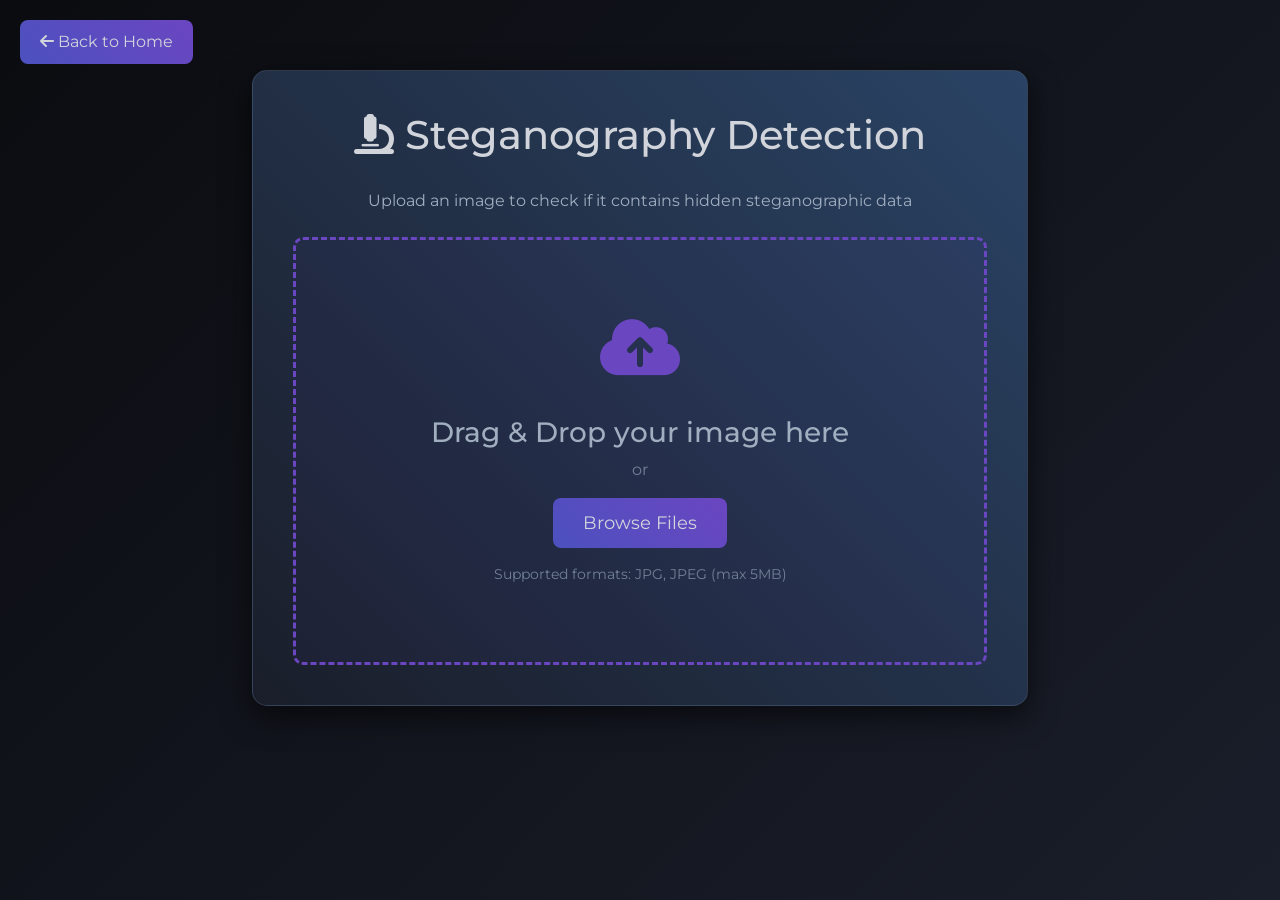
<file: templates/test.html>
<!DOCTYPE html>
<html lang="en">
<head>
  <meta charset="UTF-8">
  <meta name="viewport" content="width=device-width, initial-scale=1.0">
  <title>Steganography Detection Test</title>
  <link href="https://cdn.jsdelivr.net/npm/bootstrap@5.3.0/dist/css/bootstrap.min.css" rel="stylesheet">
  <link href="https://cdnjs.cloudflare.com/ajax/libs/font-awesome/6.4.0/css/all.min.css" rel="stylesheet">
  <link href="https://fonts.googleapis.com/css2?family=Montserrat:wght@400;600;700&display=swap" rel="stylesheet">
  <style>
    body {
      font-family: 'Montserrat', sans-serif;
      background: linear-gradient(135deg, #0a0c10 0%, #1a1e2a 100%);
      min-height: 100vh;
      color: #d1d5db;
      padding: 20px;
    }

    .container {
      max-width: 800px;
      margin: 50px auto;
    }

    .test-card {
      background: linear-gradient(45deg, #1a1e2a, #2a4365);
      border: 1px solid rgba(74, 85, 104, 0.5);
      border-radius: 15px;
      box-shadow: 0 10px 30px rgba(0, 0, 0, 0.6);
      padding: 40px;
    }

    h1 {
      color: #d1d5db;
      text-align: center;
      margin-bottom: 30px;
      font-size: 2.5rem;
    }

    .upload-area {
      border: 3px dashed #6b46c1;
      border-radius: 10px;
      padding: 60px 20px;
      text-align: center;
      transition: all 0.3s ease;
      cursor: pointer;
      background: rgba(107, 70, 193, 0.05);
    }

    .upload-area:hover {
      border-color: #4c51bf;
      background: rgba(107, 70, 193, 0.1);
    }

    .upload-area.dragover {
      border-color: #4c51bf;
      background: rgba(107, 70, 193, 0.2);
    }

    .upload-icon {
      font-size: 4rem;
      color: #6b46c1;
      margin-bottom: 20px;
    }

    #fileInput {
      display: none;
    }

    .btn-upload {
      background: linear-gradient(45deg, #4c51bf, #6b46c1);
      border: none;
      color: #d1d5db;
      padding: 12px 30px;
      font-size: 1.1rem;
      border-radius: 8px;
      transition: transform 0.3s ease, box-shadow 0.3s ease;
    }

    .btn-upload:hover {
      transform: translateY(-2px);
      box-shadow: 0 5px 15px rgba(76, 81, 191, 0.5);
    }

    .preview-container {
      margin-top: 30px;
      text-align: center;
      display: none;
    }

    .preview-image {
      max-width: 100%;
      max-height: 400px;
      border-radius: 10px;
      box-shadow: 0 5px 15px rgba(0, 0, 0, 0.5);
      margin-bottom: 20px;
    }

    .result-container {
      margin-top: 30px;
      padding: 25px;
      border-radius: 10px;
      display: none;
    }

    .result-clean {
      background: linear-gradient(45deg, #065f46, #047857);
      border: 2px solid #10b981;
    }

    .result-stegano {
      background: linear-gradient(45deg, #991b1b, #dc2626);
      border: 2px solid #ef4444;
    }

    .result-icon {
      font-size: 3rem;
      margin-bottom: 15px;
    }

    .result-text {
      font-size: 1.5rem;
      font-weight: 600;
      margin-bottom: 10px;
    }

    .result-prob {
      font-size: 1.2rem;
      opacity: 0.9;
    }

    .result-meta {
      margin-top: 10px;
      font-size: 0.95rem;
      opacity: 0.9;
      line-height: 1.45;
    }

    .loading {
      display: none;
      text-align: center;
      margin-top: 20px;
    }

    .spinner {
      border: 4px solid rgba(107, 70, 193, 0.3);
      border-top: 4px solid #6b46c1;
      border-radius: 50%;
      width: 50px;
      height: 50px;
      animation: spin 1s linear infinite;
      margin: 0 auto;
    }

    @keyframes spin {
      0% { transform: rotate(0deg); }
      100% { transform: rotate(360deg); }
    }

    .back-btn {
      position: fixed;
      top: 20px;
      left: 20px;
      background: linear-gradient(45deg, #4c51bf, #6b46c1);
      color: #d1d5db;
      padding: 10px 20px;
      border-radius: 8px;
      text-decoration: none;
      transition: transform 0.3s ease;
    }

    .back-btn:hover {
      transform: translateY(-2px);
      color: #fff;
    }

    .error-message {
      background: #991b1b;
      color: #fff;
      padding: 15px;
      border-radius: 8px;
      margin-top: 20px;
      display: none;
    }
  </style>
</head>
<body>
  <a href="https://ad9190.github.io/Steganography_Project/" class="back-btn">
    <i class="fas fa-arrow-left"></i> Back to Home
  </a>

  <div class="container">
    <div class="test-card">
      <h1><i class="fas fa-microscope"></i> Steganography Detection</h1>
      <p class="text-center mb-4" style="color: #a0aec0;">Upload an image to check if it contains hidden steganographic data</p>

      <div class="upload-area" id="uploadArea">
        <div class="upload-icon">
          <i class="fas fa-cloud-upload-alt"></i>
        </div>
        <h3 style="color: #a0aec0;">Drag & Drop your image here</h3>
        <p style="color: #718096;">or</p>
        <button class="btn btn-upload" onclick="document.getElementById('fileInput').click()">
          Browse Files
        </button>
        <input type="file" id="fileInput" accept="image/*">
        <p class="mt-3" style="font-size: 0.9rem; color: #718096;">
          Supported formats: JPG, JPEG (max 5MB)
        </p>
      </div>

      <div class="preview-container" id="previewContainer">
        <img id="previewImage" class="preview-image" alt="Preview">
        <div>
          <button class="btn btn-upload" id="analyzeBtn">
            <i class="fas fa-search"></i> Analyze Image
          </button>
        </div>
      </div>

      <div class="loading" id="loading">
        <div class="spinner"></div>
        <p class="mt-3">Analyzing image...</p>
      </div>

      <div class="error-message" id="errorMessage"></div>

      <div class="result-container" id="resultContainer">
        <div class="text-center">
          <div class="result-icon" id="resultIcon"></div>
          <div class="result-text" id="resultText"></div>
          <div class="result-prob" id="resultProb"></div>
          <div class="result-meta" id="resultMeta"></div>
        </div>
      </div>
    </div>
  </div>

  <script>
    const uploadArea = document.getElementById('uploadArea');
    const fileInput = document.getElementById('fileInput');
    const previewContainer = document.getElementById('previewContainer');
    const previewImage = document.getElementById('previewImage');
    const analyzeBtn = document.getElementById('analyzeBtn');
    const loading = document.getElementById('loading');
    const resultContainer = document.getElementById('resultContainer');
    const errorMessage = document.getElementById('errorMessage');
    const resultMeta = document.getElementById('resultMeta');
    let selectedFile = null;

    // Drag and drop handlers
    uploadArea.addEventListener('dragover', (e) => {
      e.preventDefault();
      uploadArea.classList.add('dragover');
    });

    uploadArea.addEventListener('dragleave', () => {
      uploadArea.classList.remove('dragover');
    });

    uploadArea.addEventListener('drop', (e) => {
      e.preventDefault();
      uploadArea.classList.remove('dragover');
      const files = e.dataTransfer.files;
      if (files.length > 0) {
        handleFile(files[0]);
      }
    });

    // File input handler
    fileInput.addEventListener('change', (e) => {
      if (e.target.files.length > 0) {
        handleFile(e.target.files[0]);
      }
    });

    function handleFile(file) {
      if (!file.type.startsWith('image/')) {
        showError('Please select an image file');
        return;
      }

      const ext = file.name.split('.').pop()?.toLowerCase();
      if (!ext || !['jpg', 'jpeg'].includes(ext)) {
        showError('Only JPG/JPEG images are supported by the current model endpoint');
        return;
      }

      if (file.size > 5 * 1024 * 1024) {
        showError('File size exceeds 5MB limit');
        return;
      }

      selectedFile = file;
      const reader = new FileReader();
      reader.onload = (e) => {
        previewImage.src = e.target.result;
        previewContainer.style.display = 'block';
        resultContainer.style.display = 'none';
        errorMessage.style.display = 'none';
      };
      reader.readAsDataURL(file);
    }

    // Analyze button handler
    analyzeBtn.addEventListener('click', async () => {
      if (!selectedFile) {
        showError('Please select an image first');
        return;
      }

      const formData = new FormData();
      formData.append('image', selectedFile);

      loading.style.display = 'block';
      resultContainer.style.display = 'none';
      errorMessage.style.display = 'none';
      analyzeBtn.disabled = true;

      try {
        const response = await fetch('/predict', {
          method: 'POST',
          body: formData
        });

        const data = await response.json();

        loading.style.display = 'none';
        analyzeBtn.disabled = false;

        if (response.ok) {
          showResult(data);
        } else {
          showError(data.error || 'An error occurred during analysis');
        }
      } catch (error) {
        loading.style.display = 'none';
        analyzeBtn.disabled = false;
        showError('Failed to connect to server: ' + error.message);
      }
    });

    function showResult(data) {
      const resultIcon = document.getElementById('resultIcon');
      const resultText = document.getElementById('resultText');
      const resultProb = document.getElementById('resultProb');

      if (data.is_suspicious) {
        resultContainer.className = 'result-container result-stegano';
        resultIcon.innerHTML = '<i class="fas fa-exclamation-triangle"></i>';
        resultText.textContent = 'Steganography Detected!';
      } else {
        resultContainer.className = 'result-container result-clean';
        resultIcon.innerHTML = '<i class="fas fa-check-circle"></i>';
        resultText.textContent = 'Image is Clean';
      }

      resultProb.textContent = `Confidence: ${Number(data.confidence).toFixed(1)}%`;
      resultMeta.innerHTML = `
        Clean Probability: ${Number(data.probability?.clean ?? 0).toFixed(1)}%<br>
        Stego Probability: ${Number(data.probability?.stego ?? 0).toFixed(1)}%<br>
        Risk Level: ${data.risk_level || 'N/A'} | Inference Time: ${Number(data.inference_ms ?? 0).toFixed(1)} ms
      `;
      resultContainer.style.display = 'block';
    }

    function showError(message) {
      errorMessage.textContent = message;
      errorMessage.style.display = 'block';
    }
  </script>
</body>
</html>
</file>
<file: styles.css>
:root {
  --bg: #0a0f19;
  --bg-soft: #101726;
  --text: #e7edf9;
  --muted: #b7c2d9;
  --panel: #141d2d;
  --panel-strong: #1a2438;
  --primary: #4f9cff;
  --primary-strong: #2f7dde;
  --accent: #ffb454;
  --line: #2a3550;
  --shadow: 0 14px 38px rgba(0, 0, 0, 0.45);
}

* {
  box-sizing: border-box;
}

html,
body {
  margin: 0;
  padding: 0;
}

body {
  font-family: "Montserrat", sans-serif;
  color: var(--text);
  background:
    radial-gradient(circle at 10% 6%, rgba(79, 156, 255, 0.18), transparent 36%),
    radial-gradient(circle at 88% 10%, rgba(255, 180, 84, 0.12), transparent 42%),
    linear-gradient(180deg, #0d1321 0%, var(--bg) 100%);
  line-height: 1.6;
}

a {
  color: var(--primary);
  transition: color 0.25s ease;
}

a:hover {
  color: var(--primary-strong);
}

.navbar {
  background: rgba(8, 13, 24, 0.82);
  backdrop-filter: blur(8px);
  border-bottom: 1px solid rgba(195, 211, 238, 0.2);
  transition: all 0.25s ease;
}

.navbar.scrolled {
  background: rgba(8, 13, 24, 0.95);
  box-shadow: 0 8px 24px rgba(0, 0, 0, 0.26);
}

.navbar-brand,
.navbar .nav-link {
  color: #ecf2ff;
}

.navbar-brand {
  font-family: "Playfair Display", serif;
  font-weight: 700;
  font-size: 1.35rem;
}

.navbar .nav-link {
  font-weight: 600;
}

.navbar .nav-link:hover,
.navbar .nav-link.active {
  color: #ffcf99;
}

.navbar .dropdown-menu {
  background: var(--panel-strong);
  border: 1px solid var(--line);
  box-shadow: var(--shadow);
}

.navbar .dropdown-item {
  color: var(--text);
}

.navbar .dropdown-item:hover,
.navbar .dropdown-item:focus,
.navbar .dropdown-item.active {
  color: #ffffff;
  background: rgba(79, 156, 255, 0.2);
}

.hero-section {
  min-height: 92vh;
  display: flex;
  align-items: center;
  text-align: center;
  color: #ecf2ff;
  position: relative;
  overflow: hidden;
  padding: 140px 0 80px;
}

.parallax {
  position: absolute;
  inset: 0;
  z-index: -2;
  background:
    radial-gradient(circle at 20% 20%, rgba(255, 207, 153, 0.3), transparent 36%),
    radial-gradient(circle at 86% 24%, rgba(30, 92, 200, 0.55), transparent 42%),
    linear-gradient(120deg, #0d1f42 0%, #12326d 44%, #0e1e3d 100%);
  transform: scale(1.06);
}

.hero-section h1 {
  font-family: "Playfair Display", serif;
  font-size: clamp(2rem, 5vw, 3.8rem);
  margin-bottom: 1.2rem;
}

.subheading {
  max-width: 760px;
  margin: 0 auto;
  font-size: 1.08rem;
  color: #dbe6fb;
}

.hero-stats {
  margin-top: 34px;
  display: grid;
  grid-template-columns: repeat(3, minmax(0, 1fr));
  gap: 16px;
}

.stat-item {
  background: rgba(255, 255, 255, 0.12);
  border: 1px solid rgba(255, 255, 255, 0.25);
  border-radius: 14px;
  padding: 18px;
}

.stat-item h3 {
  margin: 0;
  font-size: 1.6rem;
  color: #ffcf99;
}

.stat-item p {
  margin: 4px 0 0;
  color: #e6eefc;
}

.btn.btn-primary {
  background: linear-gradient(135deg, var(--primary), #2a78e3);
  border: none;
  border-radius: 999px;
  font-weight: 700;
  padding: 11px 24px;
}

.btn.btn-primary:hover {
  background: linear-gradient(135deg, var(--primary-strong), var(--primary));
}

section {
  position: relative;
  z-index: 0;
}

.history-section,
.techniques-section,
.examples-section {
  padding: 84px 0;
}

.history-section h2,
.techniques-section h2,
.examples-section h2 {
  font-family: "Playfair Display", serif;
  color: var(--text);
}

.timeline {
  border-left: 3px solid var(--line);
  margin: 0 auto;
  max-width: 760px;
  padding-left: 22px;
}

.timeline-item {
  background: var(--panel);
  border: 1px solid var(--line);
  border-radius: 12px;
  padding: 16px;
  margin: 0 0 16px;
  box-shadow: 0 8px 22px rgba(0, 0, 0, 0.25);
  opacity: 0;
  transform: translateX(-18px);
  transition: transform 0.5s ease, opacity 0.5s ease;
}

.timeline-item.visible {
  opacity: 1;
  transform: translateX(0);
}

.timeline-item h4 {
  color: var(--primary);
}

.technique-grid {
  display: grid;
  grid-template-columns: repeat(3, minmax(0, 1fr));
  gap: 22px;
}

.technique-card {
  border-radius: 14px;
  overflow: hidden;
  background: var(--panel);
  border: 1px solid var(--line);
  box-shadow: 0 8px 24px rgba(0, 0, 0, 0.3);
  transition: transform 0.25s ease, box-shadow 0.25s ease;
}

.technique-card:hover {
  transform: translateY(-6px);
  box-shadow: 0 14px 34px rgba(0, 0, 0, 0.4);
}

.technique-card img {
  width: 100%;
  height: 205px;
  object-fit: cover;
}

.technique-card .card-body {
  padding: 16px;
}

.technique-card h5 {
  margin-bottom: 8px;
  color: var(--text);
}

.technique-card p {
  color: #c5d0e6;
}

.mySwiper {
  padding-bottom: 40px;
}

.swiper-slide {
  background: var(--panel);
  border-radius: 14px;
  border: 1px solid var(--line);
  padding: 18px;
  box-shadow: var(--shadow);
}

.example-quote {
  font-weight: 700;
  color: #dbe7ff;
  text-align: center;
}

.content-section {
  color: var(--text);
}

.content-section h2,
.content-section h4,
.content-section h5,
.content-section li,
.content-section p,
.content-section strong,
.content-section em {
  color: var(--text);
}

.content-section .lead {
  color: #c7d3ea;
}

.code-block {
  background: #0b1220;
  border: 1px solid var(--line);
}

.example-box {
  background: rgba(255, 255, 255, 0.03);
  border: 1px solid var(--line);
}

.pros,
.cons {
  background: var(--panel);
  border: 1px solid var(--line);
  border-radius: 12px;
  padding: 16px;
}

.table {
  --bs-table-bg: transparent;
  --bs-table-color: var(--text);
  --bs-table-border-color: var(--line);
}

.table > :not(caption) > * > * {
  background-color: rgba(255, 255, 255, 0.02);
  color: var(--text);
}

.table > :not(caption) > .table-light > * {
  background-color: var(--panel-strong) !important;
  color: var(--text) !important;
}

.swiper-slide iframe {
  width: 100%;
  min-height: 300px;
  border-radius: 10px;
  border: 0;
}

footer {
  background: #080d18;
  color: #e8f0ff;
  padding: 34px 0;
}

footer a {
  color: #ffcf99;
  font-size: 1.2rem;
}

footer a:hover {
  color: #ffe5c4;
}

.qa-fab {
  position: fixed;
  right: 24px;
  bottom: 24px;
  width: 56px;
  height: 56px;
  border-radius: 50%;
  border: 0;
  background: linear-gradient(135deg, var(--primary), #2a78e3);
  color: #ffffff;
  display: flex;
  align-items: center;
  justify-content: center;
  font-size: 1.3rem;
  box-shadow: 0 16px 32px rgba(0, 0, 0, 0.35);
  z-index: 1000;
  transition: transform 0.2s ease, box-shadow 0.2s ease;
}

.qa-fab:hover {
  transform: translateY(-2px);
  box-shadow: 0 20px 40px rgba(0, 0, 0, 0.45);
}

.qa-panel {
  position: fixed;
  right: 24px;
  bottom: 92px;
  width: min(380px, 90vw);
  background: var(--panel);
  border: 1px solid var(--line);
  border-radius: 16px;
  box-shadow: var(--shadow);
  display: none;
  flex-direction: column;
  z-index: 1000;
}

.qa-panel.open {
  display: flex;
}

.qa-header {
  display: flex;
  justify-content: space-between;
  align-items: center;
  padding: 14px 16px;
  border-bottom: 1px solid var(--line);
  background: var(--panel-strong);
  border-radius: 16px 16px 0 0;
}

.qa-header h5 {
  margin: 0;
  font-weight: 700;
  color: #ffffff;
}

.qa-header p {
  margin: 2px 0 0;
  font-size: 0.75rem;
  color: var(--muted);
}

.qa-close {
  background: transparent;
  border: 0;
  color: var(--text);
  font-size: 1rem;
}

.qa-messages {
  padding: 16px;
  display: flex;
  flex-direction: column;
  gap: 12px;
  max-height: 320px;
  overflow-y: auto;
}

.qa-bubble {
  padding: 10px 12px;
  border-radius: 12px;
  font-size: 0.92rem;
  line-height: 1.4;
}

.qa-bubble.user {
  background: rgba(79, 156, 255, 0.2);
  border: 1px solid rgba(79, 156, 255, 0.35);
  align-self: flex-end;
}

.qa-bubble.bot {
  background: rgba(255, 255, 255, 0.04);
  border: 1px solid var(--line);
  align-self: flex-start;
}

.qa-bubble.typing .qa-text::after {
  content: "|";
  display: inline-block;
  margin-left: 2px;
  animation: qa-caret 0.9s steps(1) infinite;
}

@keyframes qa-caret {
  50% {
    opacity: 0;
  }
}

.qa-meta {
  font-size: 0.7rem;
  color: var(--muted);
  margin-top: 6px;
}

.qa-input {
  display: flex;
  gap: 8px;
  padding: 12px 16px;
  border-top: 1px solid var(--line);
}

.qa-input input {
  flex: 1;
  background: #0b1220;
  border: 1px solid var(--line);
  color: var(--text);
  border-radius: 10px;
  padding: 8px 10px;
}

.qa-input button {
  border: 0;
  background: linear-gradient(135deg, var(--primary), #2a78e3);
  color: #ffffff;
  border-radius: 10px;
  padding: 0 14px;
}

.qa-hints {
  font-size: 0.75rem;
  color: var(--muted);
  padding: 0 16px 12px;
}

.qa-bullets {
  margin: 10px 0 0 16px;
  padding: 0;
  color: #c9d4ea;
  font-size: 0.88rem;
}

.qa-bullets li {
  margin-bottom: 6px;
}

.qa-links {
  display: flex;
  flex-wrap: wrap;
  gap: 8px;
  margin-top: 10px;
}

.qa-link {
  display: inline-flex;
  align-items: center;
  gap: 6px;
  padding: 6px 10px;
  border-radius: 999px;
  background: rgba(79, 156, 255, 0.16);
  border: 1px solid rgba(79, 156, 255, 0.35);
  color: #d9e6ff;
  font-size: 0.8rem;
  text-decoration: none;
}

.qa-link:hover {
  color: #ffffff;
  background: rgba(79, 156, 255, 0.28);
}

@media (max-width: 768px) {
  .qa-panel {
    right: 12px;
    left: 12px;
    width: auto;
  }

  .qa-fab {
    right: 16px;
    bottom: 18px;
  }
}

@media (max-width: 992px) {
  .technique-grid {
    grid-template-columns: repeat(2, minmax(0, 1fr));
  }

  .hero-stats {
    grid-template-columns: repeat(2, minmax(0, 1fr));
  }
}

@media (max-width: 768px) {
  .hero-section {
    min-height: 78vh;
    padding-top: 120px;
  }

  .hero-stats,
  .technique-grid {
    grid-template-columns: 1fr;
  }

  .timeline {
    padding-left: 14px;
  }
}
</file>
